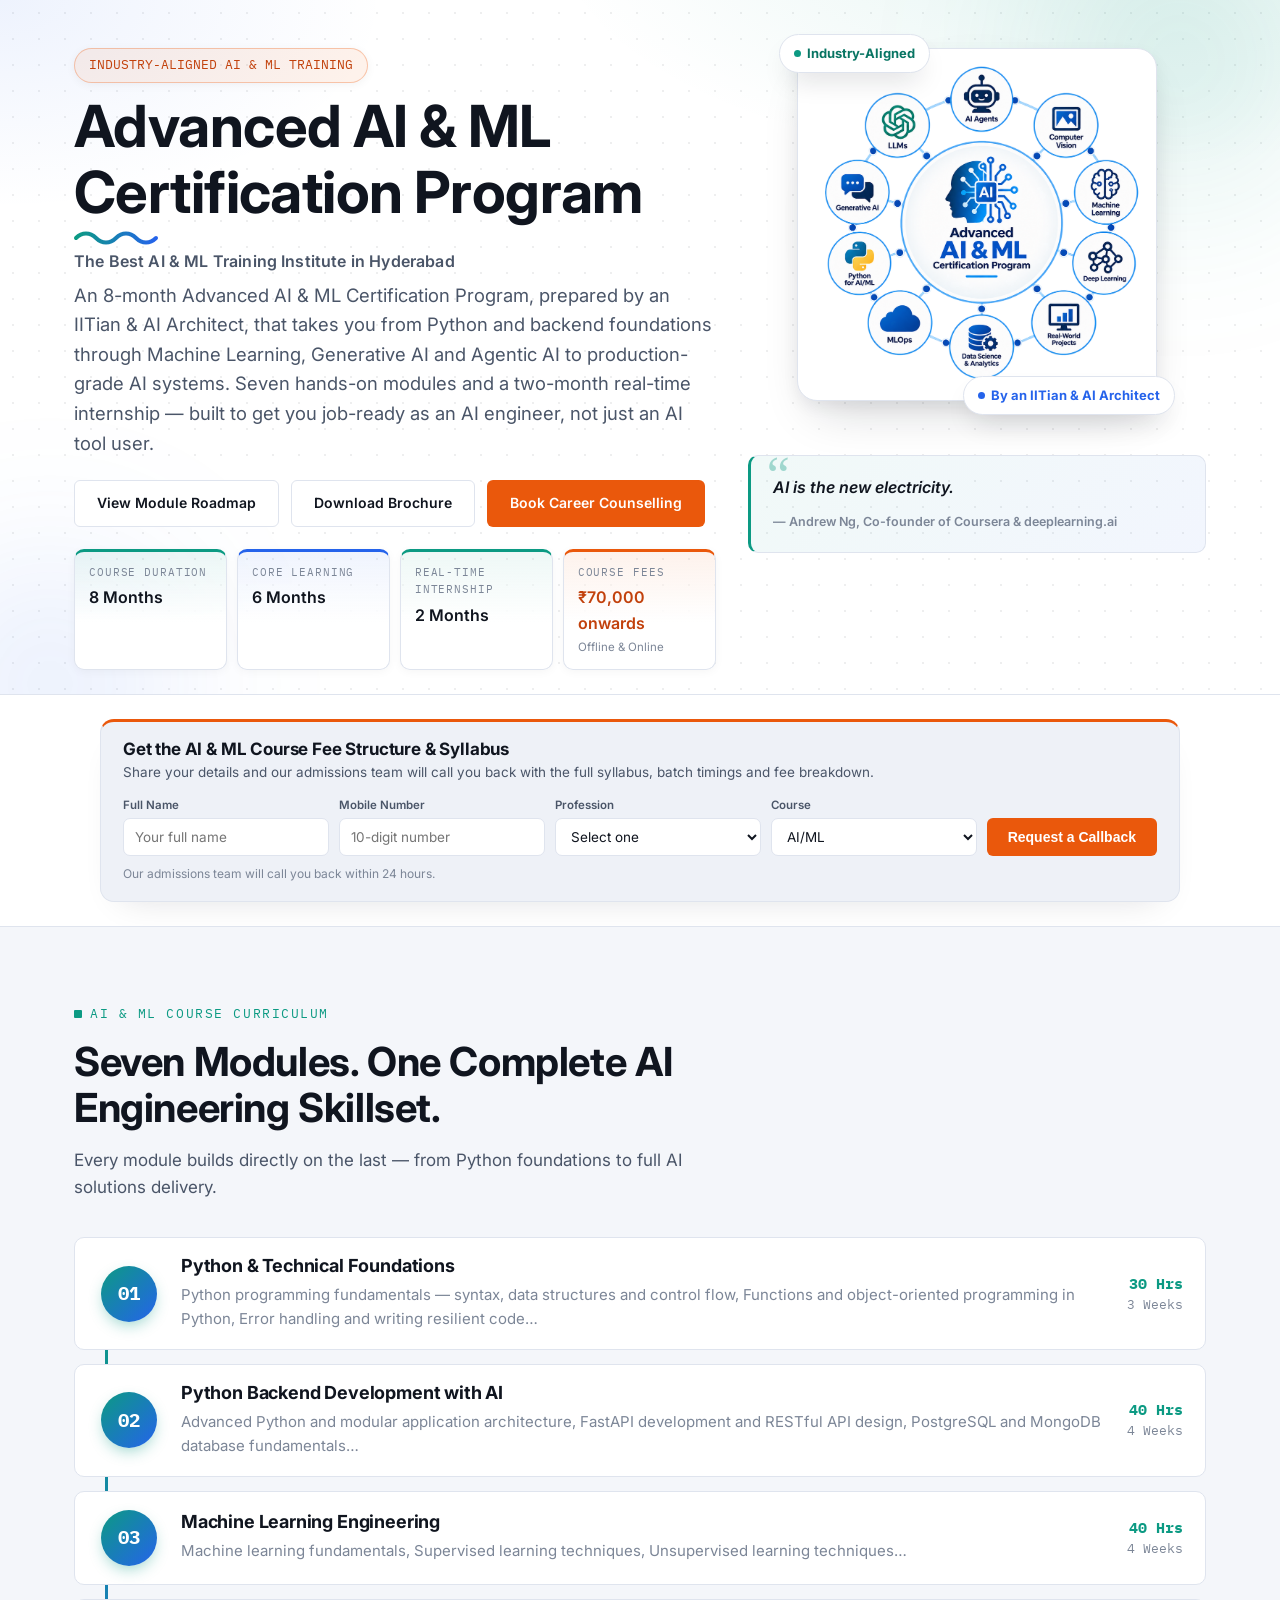
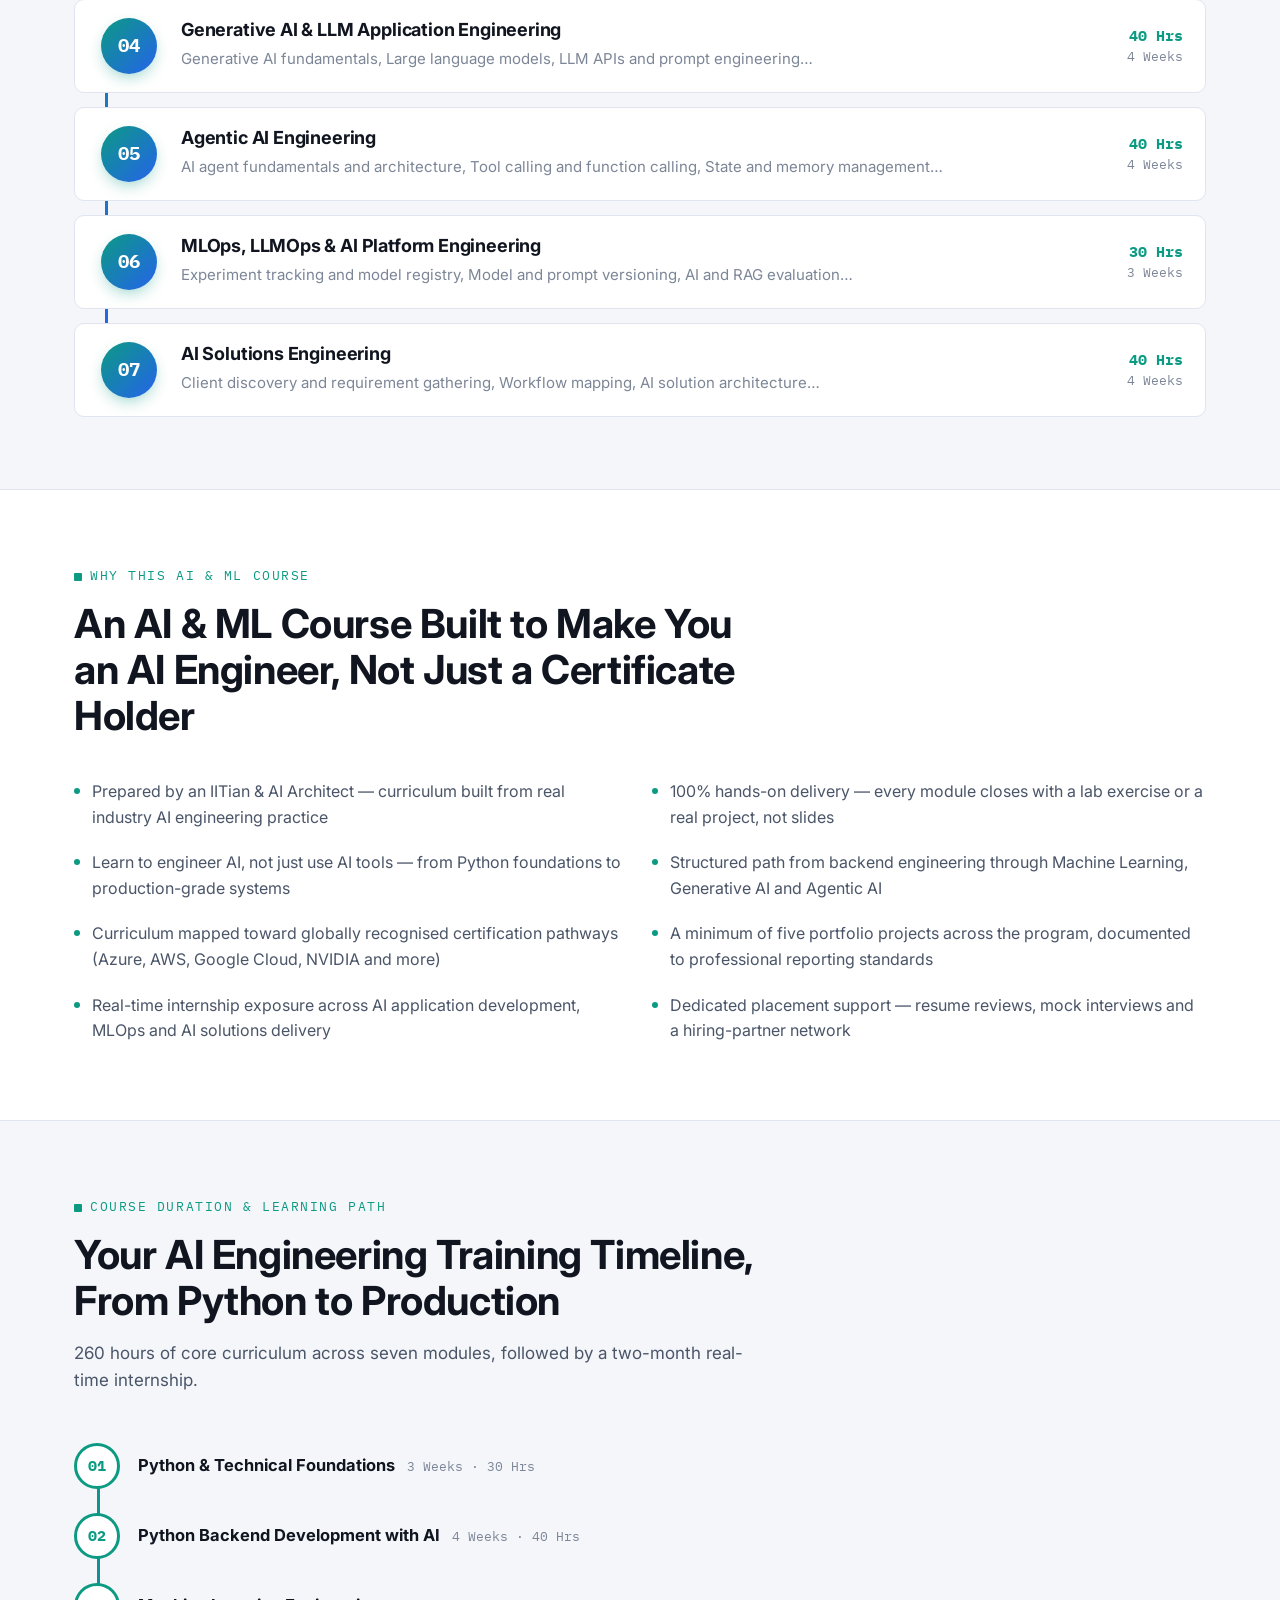
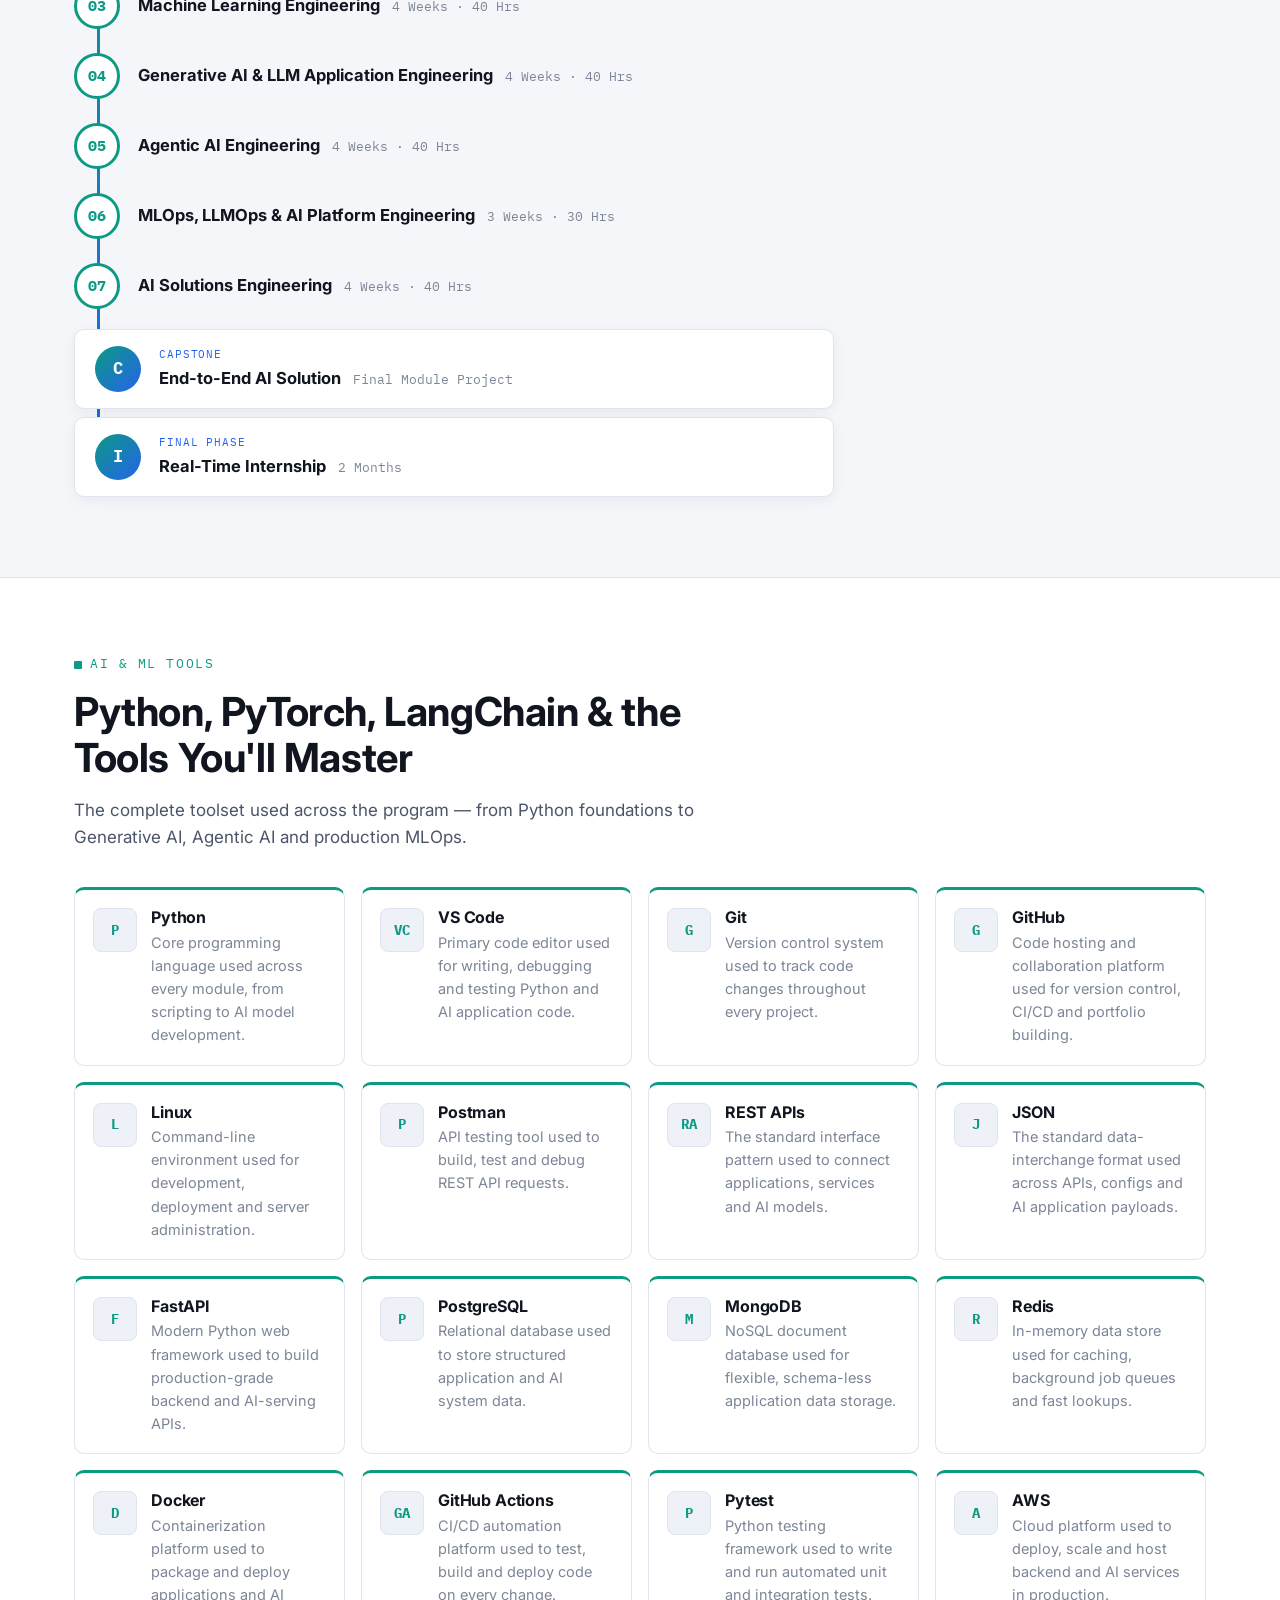
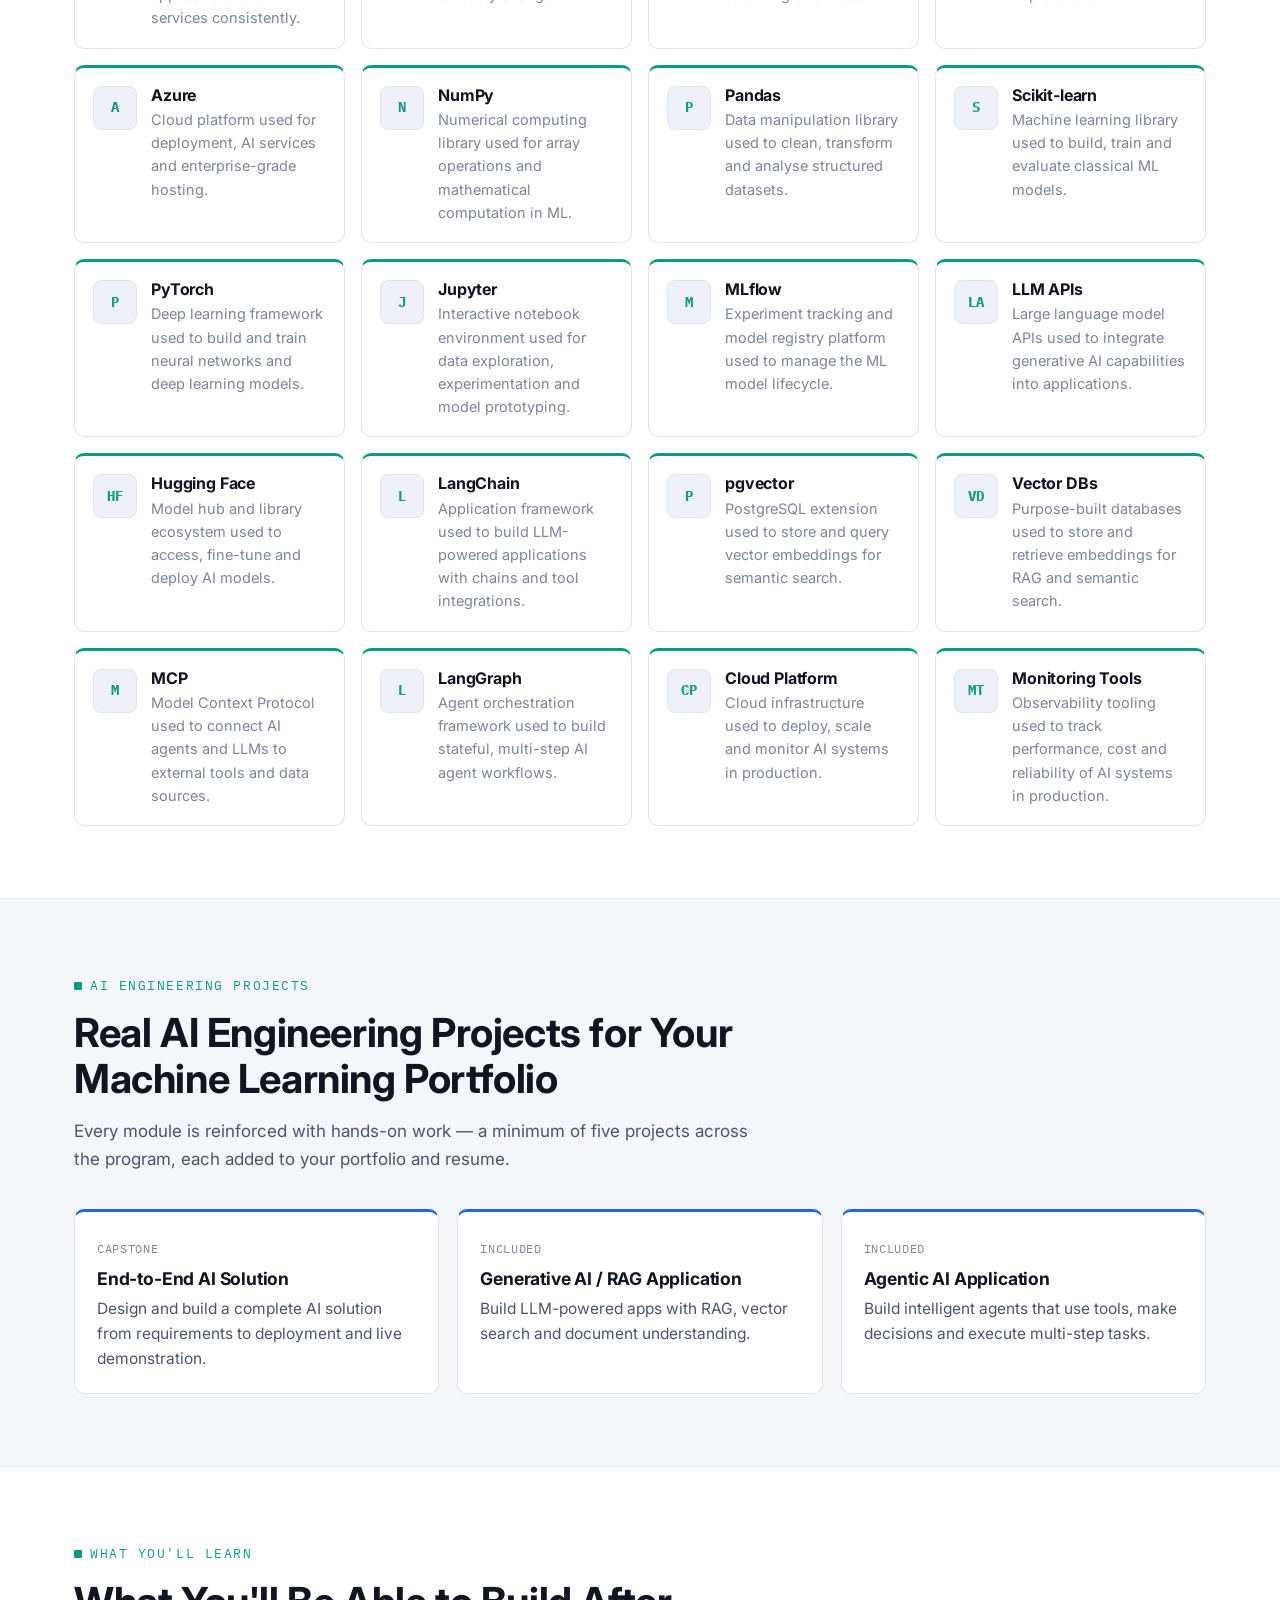
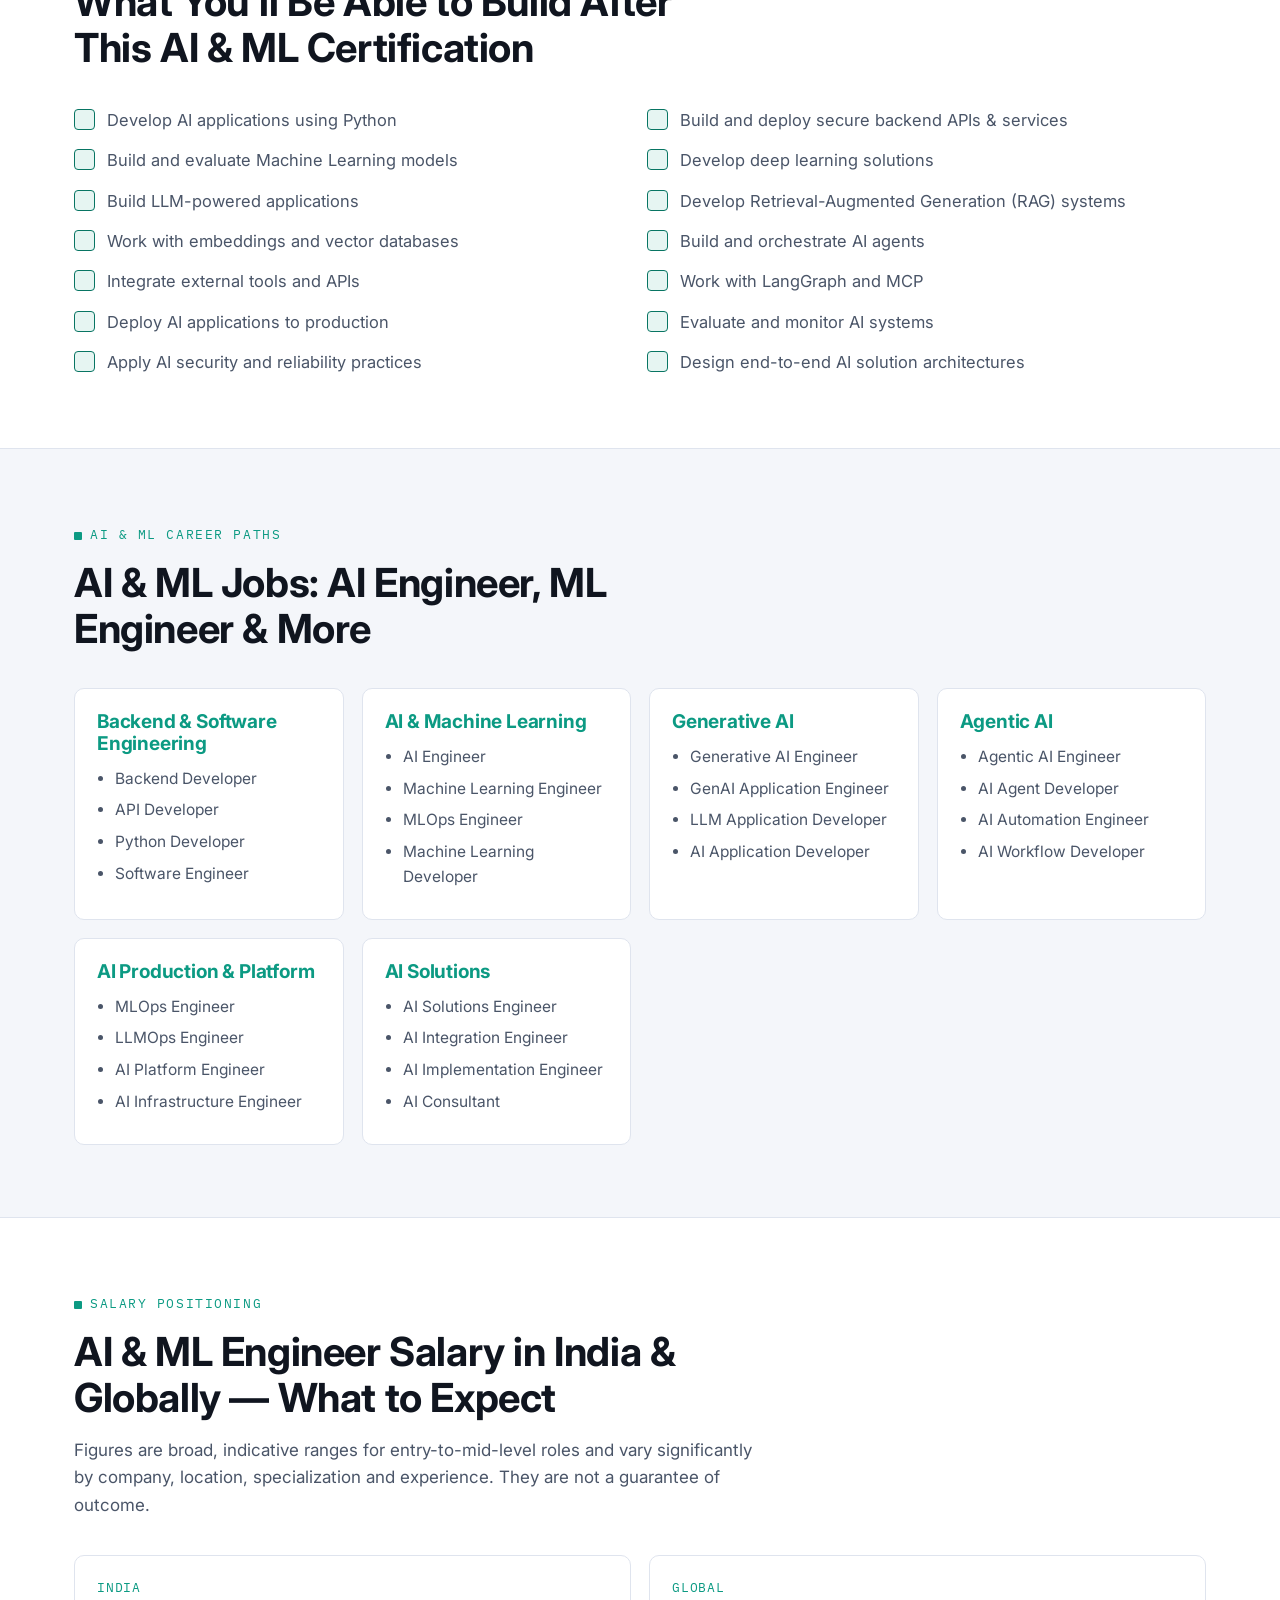
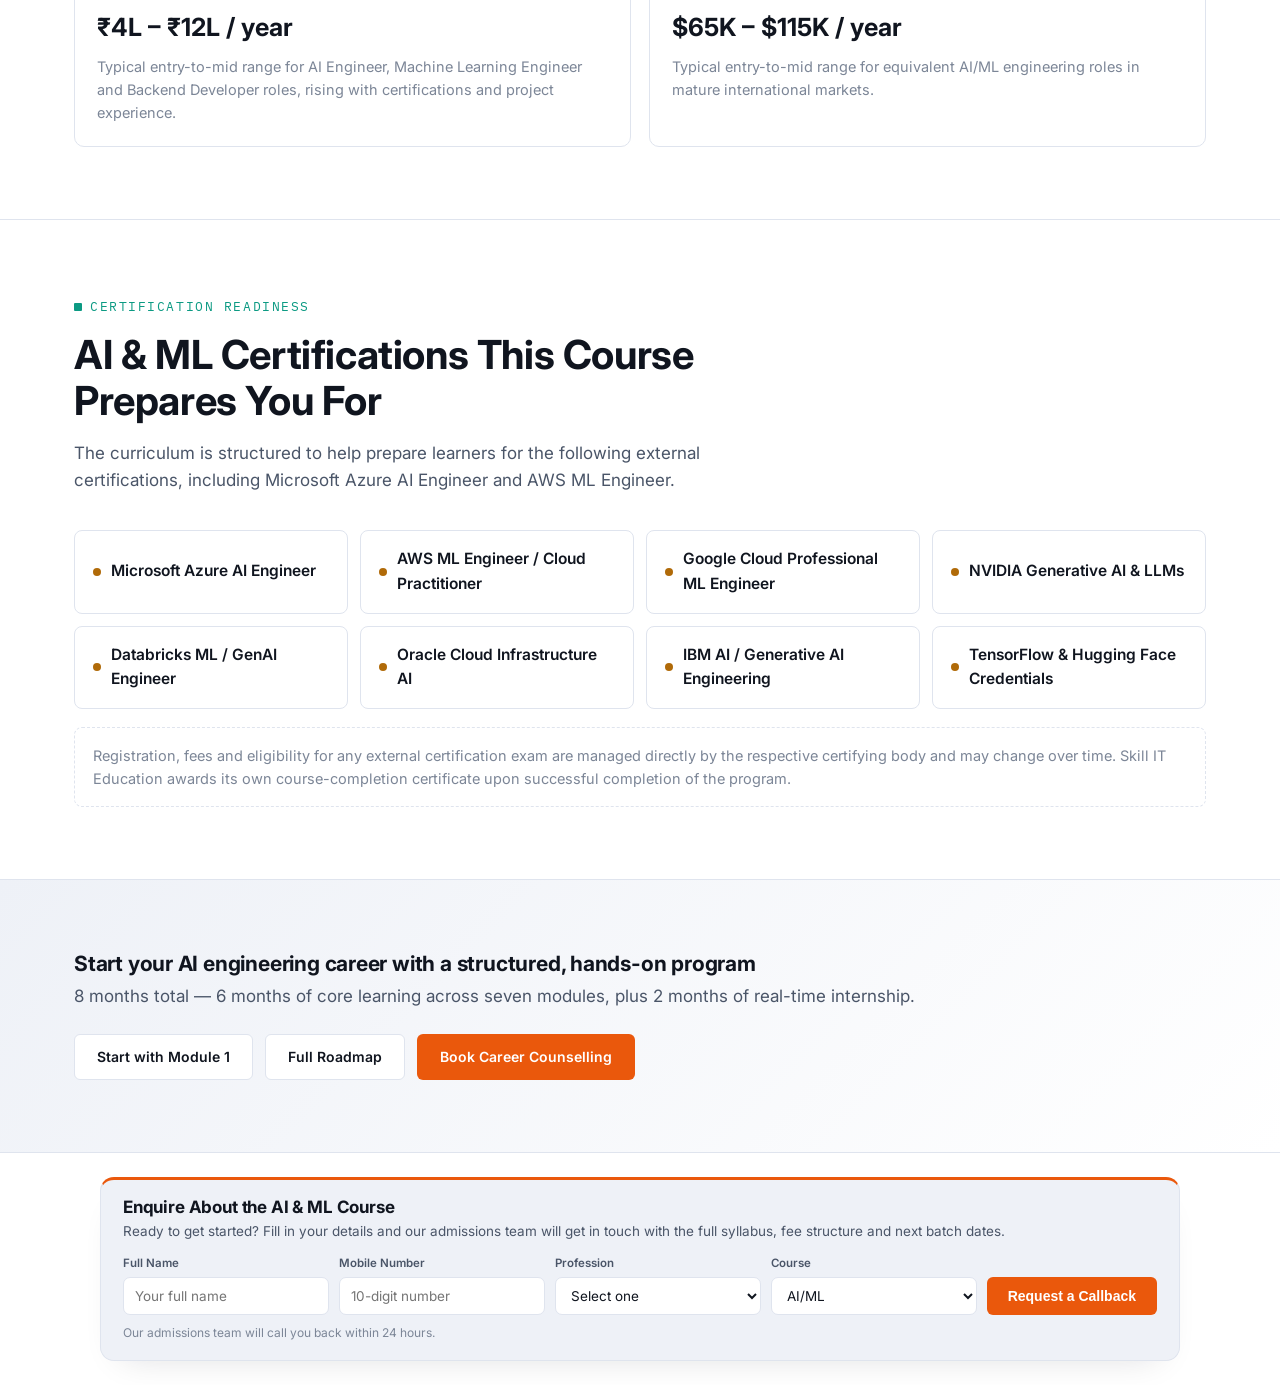
<file: index.html>
<!doctype html>
<html lang="en">
<head>
<meta charset="utf-8">
<meta name="viewport" content="width=device-width, initial-scale=1">
<title>Best AI &amp; ML Training Institute in Hyderabad | Skill IT Education</title>
<meta name="description" content="The Best AI &amp; ML Training Institute in Hyderabad — an 8-month AI Engineering Certification Program: Python, ML, Generative AI, Agentic AI and MLOps.">
<link rel="canonical" href="https://skilliteducation.com/courses/AI-ML/">
<link rel="icon" type="image/png" sizes="32x32" href="assets/img/favicon-32.png">
<link rel="icon" type="image/png" sizes="512x512" href="assets/img/favicon-512.png">
<link rel="apple-touch-icon" sizes="180x180" href="assets/img/apple-touch-icon.png">
<link rel="preconnect" href="https://fonts.googleapis.com"><link rel="preconnect" href="https://fonts.gstatic.com" crossorigin><link href="https://fonts.googleapis.com/css2?family=Inter:wght@400;500;600;700;800&family=IBM+Plex+Mono:wght@500;700&display=swap" rel="stylesheet">
<link rel="stylesheet" href="assets/css/style.css">

<meta property="og:type" content="website">
<meta property="og:site_name" content="Skill It Education">
<meta property="og:title" content="Best AI &amp; ML Training Institute in Hyderabad | Skill IT Education">
<meta property="og:description" content="The Best AI &amp; ML Training Institute in Hyderabad — an 8-month AI Engineering Certification Program: Python, ML, Generative AI, Agentic AI and MLOps.">
<meta property="og:url" content="https://skilliteducation.com/courses/AI-ML/">
<meta property="og:image" content="https://skilliteducation.com/courses/AI-ML/assets/img/ai-ml-program-diagram.png">
<meta name="twitter:card" content="summary_large_image">
<meta name="twitter:title" content="Best AI &amp; ML Training Institute in Hyderabad | Skill IT Education">
<meta name="twitter:description" content="The Best AI &amp; ML Training Institute in Hyderabad — an 8-month AI Engineering Certification Program: Python, ML, Generative AI, Agentic AI and MLOps.">
<meta name="twitter:image" content="https://skilliteducation.com/courses/AI-ML/assets/img/ai-ml-program-diagram.png">
<script type="application/ld+json">{"@context": "https://schema.org", "@graph": [{"@type": "EducationalOrganization", "name": "Skill IT Education", "url": "https://skilliteducation.com", "email": "info@skilliteducation.com", "telephone": "+91 9177715978", "address": {"@type": "PostalAddress", "streetAddress": "LR Towers, No. 3-535, 3rd Floor A Section, 100 Feet Road, Ayappa Society, Madhapur", "addressLocality": "Hyderabad", "addressRegion": "Telangana", "addressCountry": "IN"}, "areaServed": "Hyderabad"}, {"@type": "Course", "name": "Advanced AI & ML Certification Program", "description": "The Best AI & ML Training Institute in Hyderabad \u2014 an 8-month AI Engineering Certification Program: Python, ML, Generative AI, Agentic AI and MLOps.", "url": "https://skilliteducation.com/courses/AI-ML/", "provider": {"@type": "EducationalOrganization", "name": "Skill IT Education", "sameAs": "https://skilliteducation.com"}, "hasPart": [{"@type": "Course", "name": "Module 1 \u2014 Python & Technical Foundations", "url": "https://skilliteducation.com/courses/AI-ML/module-1-python-technical-foundations/"}, {"@type": "Course", "name": "Module 2 \u2014 Python Backend Development with AI", "url": "https://skilliteducation.com/courses/AI-ML/module-2-python-backend-development-with-ai/"}, {"@type": "Course", "name": "Module 3 \u2014 Machine Learning Engineering", "url": "https://skilliteducation.com/courses/AI-ML/module-3-machine-learning-engineering/"}, {"@type": "Course", "name": "Module 4 \u2014 Generative AI & LLM Application Engineering", "url": "https://skilliteducation.com/courses/AI-ML/module-4-generative-ai-llm-application-engineering/"}, {"@type": "Course", "name": "Module 5 \u2014 Agentic AI Engineering", "url": "https://skilliteducation.com/courses/AI-ML/module-5-agentic-ai-engineering/"}, {"@type": "Course", "name": "Module 6 \u2014 MLOps, LLMOps & AI Platform Engineering", "url": "https://skilliteducation.com/courses/AI-ML/module-6-mlops-llmops-ai-platform-engineering/"}, {"@type": "Course", "name": "Module 7 \u2014 AI Solutions Engineering", "url": "https://skilliteducation.com/courses/AI-ML/module-7-ai-solutions-engineering/"}]}]}</script>
</head>
<body>

<main>
  <section class="hero">
    <div class="wrap">
      <div class="hero-grid">
        <div>
          <div class="duration-chip">INDUSTRY-ALIGNED AI &amp; ML TRAINING</div>
          <h1>Advanced AI &amp; ML<br>Certification Program</h1>
          <svg class="h1-wave" viewBox="0 0 92 16" xmlns="http://www.w3.org/2000/svg" aria-hidden="true">
        <defs>
          <linearGradient id="waveGradient" x1="0" y1="0" x2="1" y2="0">
            <stop offset="0"/>
            <stop offset="1"/>
          </linearGradient>
        </defs>
        <path d="M2 8 C 8 2, 16 2, 22 8 C 28 14, 36 14, 42 8 C 48 2, 56 2, 62 8 C 68 14, 76 14, 82 8"/>
      </svg>
          <h2 class="hero-kicker">The Best AI &amp; ML Training Institute in Hyderabad</h2>
          <p class="hero-lede">An 8-month Advanced AI &amp; ML Certification Program, prepared by an IITian &amp; AI Architect, that takes you from Python and backend foundations through Machine Learning, Generative AI and Agentic AI to production-grade AI systems. Seven hands-on modules and a two-month real-time internship — built to get you job-ready as an AI engineer, not just an AI tool user.</p>
          <div class="hero-ctas">
            <a class="btn btn-outline" href="#roadmap">View Module Roadmap</a>
            <a class="btn btn-outline" href="#get-details-form">Download Brochure</a>
            <a class="btn btn-primary" href="#get-details-form">Book Career Counselling</a>
          </div>
          <div class="hero-stats-row">
            <div class="meta-card meta-card-1"><div class="label">Course Duration</div><div class="value">8 Months</div></div>
            <div class="meta-card meta-card-2"><div class="label">Core Learning</div><div class="value">6 Months</div></div>
            <div class="meta-card meta-card-3"><div class="label">Real-Time Internship</div><div class="value">2 Months</div></div>
            <div class="meta-card meta-card-4"><div class="label">Course Fees</div><div class="value">&#8377;70,000 onwards</div><div class="meta-note">Offline &amp; Online</div></div>
          </div>
        </div>
        <div class="hero-meta">
          <div class="hero-visual">
            <div class="hero-visual-glow"></div>
            <div class="hero-mockup-card">
              <img class="hero-diagram" src="assets/img/ai-ml-program-diagram.png" alt="Advanced AI & ML Certification Program skill map — AI Agents, Computer Vision, Machine Learning, Deep Learning, Real-World Projects, Data Science and Analytics, MLOps, Python for AI/ML, Generative AI, LLMs" width="900" height="881" loading="eager">
            </div>
            <div class="floating-badge floating-badge-1"><span class="dot"></span>Industry-Aligned</div>
            <div class="floating-badge floating-badge-2"><span class="dot"></span>By an IITian &amp; AI Architect</div>
          </div>
          <div class="hero-quote">
            <div class="hero-quote-mark">&ldquo;</div>
            <blockquote>AI is the new electricity.</blockquote>
            <cite>— Andrew Ng, Co-founder of Coursera &amp; deeplearning.ai</cite>
          </div>
        </div>
      </div>
    </div>
  </section>

  <section class="lead-form-section" id="get-details-form">
    <div class="wrap">
      <div class="lead-form-card">
      <div class="lead-form-head">
        <h3>Get the AI &amp; ML Course Fee Structure &amp; Syllabus</h3>
        <p>Share your details and our admissions team will call you back with the full syllabus, batch timings and fee breakdown.</p>
      </div>
      <form class="lead-form" data-lead-form novalidate>
        <div class="form-row">
          <div class="form-field">
            <label for="hero-form-name">Full Name</label>
            <input type="text" id="hero-form-name" name="full_name" placeholder="Your full name" required>
          </div>
          <div class="form-field">
            <label for="hero-form-phone">Mobile Number</label>
            <input type="tel" id="hero-form-phone" name="mobile" placeholder="10-digit number" pattern="[0-9]{10}" required>
          </div>
          <div class="form-field">
            <label for="hero-form-profession">Profession</label>
            <select id="hero-form-profession" name="profession" required>
              <option value="" disabled selected>Select one</option>
              <option value="Student">Student</option>
              <option value="Working Professional">Working Professional</option>
            </select>
          </div>
          <div class="form-field">
            <label for="hero-form-course">Course</label>
            <select id="hero-form-course" name="course" required>
            <option value="Cyber Security">Cyber Security</option>
            <option value="SOC (Security Operations Center)">SOC (Security Operations Center)</option>
            <option value="AI/ML" selected>AI/ML</option>
            <option value="Data Science">Data Science</option>
            <option value="Data Analyst">Data Analyst</option>
            </select>
          </div>
          <button type="submit" class="btn btn-primary form-submit">Request a Callback</button>
        </div>
        <div class="form-note">Our admissions team will call you back within 24 hours.</div>
        <div class="form-success" hidden>Thanks — we've received your details. Our admissions team will call you back shortly. <a href="assets/downloads/Skill-IT-Education-AI-ML-Engineering-Brochure.pdf" download>Download the brochure now &rarr;</a></div>
      </form>
    </div>
    </div>
  </section>

  <section id="roadmap" style="background:var(--bg-alt);border-top:1px solid var(--border);border-bottom:1px solid var(--border);">
    <div class="wrap">
      <div class="section-head">
        <span class="eyebrow">AI &amp; ML Course Curriculum</span>
        <h2>Seven Modules. One Complete AI Engineering Skillset.</h2>
        <p>Every module builds directly on the last — from Python foundations to full AI solutions delivery.</p>
      </div>
      <div class="roadmap"><a class="roadmap-item" href="module-1-python-technical-foundations/">
        <div class="idx">01</div>
        <div>
          <h4>Python &amp; Technical Foundations</h4>
          <p class="topics">Python programming fundamentals — syntax, data structures and control flow, Functions and object-oriented programming in Python, Error handling and writing resilient code…</p>
        </div>
        <div class="duration"><span class="hrs">30 Hrs</span>3 Weeks</div>
      </a><a class="roadmap-item" href="module-2-python-backend-development-with-ai/">
        <div class="idx">02</div>
        <div>
          <h4>Python Backend Development with AI</h4>
          <p class="topics">Advanced Python and modular application architecture, FastAPI development and RESTful API design, PostgreSQL and MongoDB database fundamentals…</p>
        </div>
        <div class="duration"><span class="hrs">40 Hrs</span>4 Weeks</div>
      </a><a class="roadmap-item" href="module-3-machine-learning-engineering/">
        <div class="idx">03</div>
        <div>
          <h4>Machine Learning Engineering</h4>
          <p class="topics">Machine learning fundamentals, Supervised learning techniques, Unsupervised learning techniques…</p>
        </div>
        <div class="duration"><span class="hrs">40 Hrs</span>4 Weeks</div>
      </a><a class="roadmap-item" href="module-4-generative-ai-llm-application-engineering/">
        <div class="idx">04</div>
        <div>
          <h4>Generative AI &amp; LLM Application Engineering</h4>
          <p class="topics">Generative AI fundamentals, Large language models, LLM APIs and prompt engineering…</p>
        </div>
        <div class="duration"><span class="hrs">40 Hrs</span>4 Weeks</div>
      </a><a class="roadmap-item" href="module-5-agentic-ai-engineering/">
        <div class="idx">05</div>
        <div>
          <h4>Agentic AI Engineering</h4>
          <p class="topics">AI agent fundamentals and architecture, Tool calling and function calling, State and memory management…</p>
        </div>
        <div class="duration"><span class="hrs">40 Hrs</span>4 Weeks</div>
      </a><a class="roadmap-item" href="module-6-mlops-llmops-ai-platform-engineering/">
        <div class="idx">06</div>
        <div>
          <h4>MLOps, LLMOps &amp; AI Platform Engineering</h4>
          <p class="topics">Experiment tracking and model registry, Model and prompt versioning, AI and RAG evaluation…</p>
        </div>
        <div class="duration"><span class="hrs">30 Hrs</span>3 Weeks</div>
      </a><a class="roadmap-item" href="module-7-ai-solutions-engineering/">
        <div class="idx">07</div>
        <div>
          <h4>AI Solutions Engineering</h4>
          <p class="topics">Client discovery and requirement gathering, Workflow mapping, AI solution architecture…</p>
        </div>
        <div class="duration"><span class="hrs">40 Hrs</span>4 Weeks</div>
      </a></div>
    </div>
  </section>

  <section id="why">
    <div class="wrap">
      <div class="section-head">
        <span class="eyebrow">Why This AI &amp; ML Course</span>
        <h2>An AI &amp; ML Course Built to Make You an AI Engineer, Not Just a Certificate Holder</h2>
      </div>
      <div class="why-grid"><div class="why-item"><span class="dot"></span><p>Prepared by an IITian &amp; AI Architect — curriculum built from real industry AI engineering practice</p></div><div class="why-item"><span class="dot"></span><p>100% hands-on delivery — every module closes with a lab exercise or a real project, not slides</p></div><div class="why-item"><span class="dot"></span><p>Learn to engineer AI, not just use AI tools — from Python foundations to production-grade systems</p></div><div class="why-item"><span class="dot"></span><p>Structured path from backend engineering through Machine Learning, Generative AI and Agentic AI</p></div><div class="why-item"><span class="dot"></span><p>Curriculum mapped toward globally recognised certification pathways (Azure, AWS, Google Cloud, NVIDIA and more)</p></div><div class="why-item"><span class="dot"></span><p>A minimum of five portfolio projects across the program, documented to professional reporting standards</p></div><div class="why-item"><span class="dot"></span><p>Real-time internship exposure across AI application development, MLOps and AI solutions delivery</p></div><div class="why-item"><span class="dot"></span><p>Dedicated placement support — resume reviews, mock interviews and a hiring-partner network</p></div></div>
    </div>
  </section>

  <section id="timeline" style="background:var(--bg-alt);border-top:1px solid var(--border);border-bottom:1px solid var(--border);">
    <div class="wrap">
      <div class="section-head">
        <span class="eyebrow">Course Duration &amp; Learning Path</span>
        <h2>Your AI Engineering Training Timeline, From Python to Production</h2>
        <p>260 hours of core curriculum across seven modules, followed by a two-month real-time internship.</p>
      </div>
      <div class="journey"><div class="journey-item">
        <div class="journey-node">01</div>
        <div class="journey-body">
          <h5>Python &amp; Technical Foundations</h5>
          <span class="journey-dur">3 Weeks &middot; 30 Hrs</span>
        </div>
      </div><div class="journey-item">
        <div class="journey-node">02</div>
        <div class="journey-body">
          <h5>Python Backend Development with AI</h5>
          <span class="journey-dur">4 Weeks &middot; 40 Hrs</span>
        </div>
      </div><div class="journey-item">
        <div class="journey-node">03</div>
        <div class="journey-body">
          <h5>Machine Learning Engineering</h5>
          <span class="journey-dur">4 Weeks &middot; 40 Hrs</span>
        </div>
      </div><div class="journey-item">
        <div class="journey-node">04</div>
        <div class="journey-body">
          <h5>Generative AI &amp; LLM Application Engineering</h5>
          <span class="journey-dur">4 Weeks &middot; 40 Hrs</span>
        </div>
      </div><div class="journey-item">
        <div class="journey-node">05</div>
        <div class="journey-body">
          <h5>Agentic AI Engineering</h5>
          <span class="journey-dur">4 Weeks &middot; 40 Hrs</span>
        </div>
      </div><div class="journey-item">
        <div class="journey-node">06</div>
        <div class="journey-body">
          <h5>MLOps, LLMOps &amp; AI Platform Engineering</h5>
          <span class="journey-dur">3 Weeks &middot; 30 Hrs</span>
        </div>
      </div><div class="journey-item">
        <div class="journey-node">07</div>
        <div class="journey-body">
          <h5>AI Solutions Engineering</h5>
          <span class="journey-dur">4 Weeks &middot; 40 Hrs</span>
        </div>
      </div><div class="journey-item phase">
        <div class="journey-node">C</div>
        <div class="journey-body">
          <span class="journey-tag">Capstone</span>
          <h5>End-to-End AI Solution</h5>
          <span class="journey-dur">Final Module Project</span>
        </div>
      </div>
      <div class="journey-item phase">
        <div class="journey-node">I</div>
        <div class="journey-body">
          <span class="journey-tag">Final Phase</span>
          <h5>Real-Time Internship</h5>
          <span class="journey-dur">2 Months</span>
        </div>
      </div></div>
    </div>
  </section>

  <section id="tools">
    <div class="wrap">
      <div class="section-head">
        <span class="eyebrow">AI &amp; ML Tools</span>
        <h2>Python, PyTorch, LangChain &amp; the Tools You'll Master</h2>
        <p>The complete toolset used across the program — from Python foundations to Generative AI, Agentic AI and production MLOps.</p>
      </div>
      <div class="tool-grid">
      <div class="tool-card">
        <div class="tool-logo" role="img" aria-label="LOGO: Python" title="[LOGO: Python]">P</div>
        <div><h4>Python</h4><p>Core programming language used across every module, from scripting to AI model development.</p></div>
      </div>
      <div class="tool-card">
        <div class="tool-logo" role="img" aria-label="LOGO: VS Code" title="[LOGO: VS Code]">VC</div>
        <div><h4>VS Code</h4><p>Primary code editor used for writing, debugging and testing Python and AI application code.</p></div>
      </div>
      <div class="tool-card">
        <div class="tool-logo" role="img" aria-label="LOGO: Git" title="[LOGO: Git]">G</div>
        <div><h4>Git</h4><p>Version control system used to track code changes throughout every project.</p></div>
      </div>
      <div class="tool-card">
        <div class="tool-logo" role="img" aria-label="LOGO: GitHub" title="[LOGO: GitHub]">G</div>
        <div><h4>GitHub</h4><p>Code hosting and collaboration platform used for version control, CI/CD and portfolio building.</p></div>
      </div>
      <div class="tool-card">
        <div class="tool-logo" role="img" aria-label="LOGO: Linux" title="[LOGO: Linux]">L</div>
        <div><h4>Linux</h4><p>Command-line environment used for development, deployment and server administration.</p></div>
      </div>
      <div class="tool-card">
        <div class="tool-logo" role="img" aria-label="LOGO: Postman" title="[LOGO: Postman]">P</div>
        <div><h4>Postman</h4><p>API testing tool used to build, test and debug REST API requests.</p></div>
      </div>
      <div class="tool-card">
        <div class="tool-logo" role="img" aria-label="LOGO: REST APIs" title="[LOGO: REST APIs]">RA</div>
        <div><h4>REST APIs</h4><p>The standard interface pattern used to connect applications, services and AI models.</p></div>
      </div>
      <div class="tool-card">
        <div class="tool-logo" role="img" aria-label="LOGO: JSON" title="[LOGO: JSON]">J</div>
        <div><h4>JSON</h4><p>The standard data-interchange format used across APIs, configs and AI application payloads.</p></div>
      </div>
      <div class="tool-card">
        <div class="tool-logo" role="img" aria-label="LOGO: FastAPI" title="[LOGO: FastAPI]">F</div>
        <div><h4>FastAPI</h4><p>Modern Python web framework used to build production-grade backend and AI-serving APIs.</p></div>
      </div>
      <div class="tool-card">
        <div class="tool-logo" role="img" aria-label="LOGO: PostgreSQL" title="[LOGO: PostgreSQL]">P</div>
        <div><h4>PostgreSQL</h4><p>Relational database used to store structured application and AI system data.</p></div>
      </div>
      <div class="tool-card">
        <div class="tool-logo" role="img" aria-label="LOGO: MongoDB" title="[LOGO: MongoDB]">M</div>
        <div><h4>MongoDB</h4><p>NoSQL document database used for flexible, schema-less application data storage.</p></div>
      </div>
      <div class="tool-card">
        <div class="tool-logo" role="img" aria-label="LOGO: Redis" title="[LOGO: Redis]">R</div>
        <div><h4>Redis</h4><p>In-memory data store used for caching, background job queues and fast lookups.</p></div>
      </div>
      <div class="tool-card">
        <div class="tool-logo" role="img" aria-label="LOGO: Docker" title="[LOGO: Docker]">D</div>
        <div><h4>Docker</h4><p>Containerization platform used to package and deploy applications and AI services consistently.</p></div>
      </div>
      <div class="tool-card">
        <div class="tool-logo" role="img" aria-label="LOGO: GitHub Actions" title="[LOGO: GitHub Actions]">GA</div>
        <div><h4>GitHub Actions</h4><p>CI/CD automation platform used to test, build and deploy code on every change.</p></div>
      </div>
      <div class="tool-card">
        <div class="tool-logo" role="img" aria-label="LOGO: Pytest" title="[LOGO: Pytest]">P</div>
        <div><h4>Pytest</h4><p>Python testing framework used to write and run automated unit and integration tests.</p></div>
      </div>
      <div class="tool-card">
        <div class="tool-logo" role="img" aria-label="LOGO: AWS" title="[LOGO: AWS]">A</div>
        <div><h4>AWS</h4><p>Cloud platform used to deploy, scale and host backend and AI services in production.</p></div>
      </div>
      <div class="tool-card">
        <div class="tool-logo" role="img" aria-label="LOGO: Azure" title="[LOGO: Azure]">A</div>
        <div><h4>Azure</h4><p>Cloud platform used for deployment, AI services and enterprise-grade hosting.</p></div>
      </div>
      <div class="tool-card">
        <div class="tool-logo" role="img" aria-label="LOGO: NumPy" title="[LOGO: NumPy]">N</div>
        <div><h4>NumPy</h4><p>Numerical computing library used for array operations and mathematical computation in ML.</p></div>
      </div>
      <div class="tool-card">
        <div class="tool-logo" role="img" aria-label="LOGO: Pandas" title="[LOGO: Pandas]">P</div>
        <div><h4>Pandas</h4><p>Data manipulation library used to clean, transform and analyse structured datasets.</p></div>
      </div>
      <div class="tool-card">
        <div class="tool-logo" role="img" aria-label="LOGO: Scikit-learn" title="[LOGO: Scikit-learn]">S</div>
        <div><h4>Scikit-learn</h4><p>Machine learning library used to build, train and evaluate classical ML models.</p></div>
      </div>
      <div class="tool-card">
        <div class="tool-logo" role="img" aria-label="LOGO: PyTorch" title="[LOGO: PyTorch]">P</div>
        <div><h4>PyTorch</h4><p>Deep learning framework used to build and train neural networks and deep learning models.</p></div>
      </div>
      <div class="tool-card">
        <div class="tool-logo" role="img" aria-label="LOGO: Jupyter" title="[LOGO: Jupyter]">J</div>
        <div><h4>Jupyter</h4><p>Interactive notebook environment used for data exploration, experimentation and model prototyping.</p></div>
      </div>
      <div class="tool-card">
        <div class="tool-logo" role="img" aria-label="LOGO: MLflow" title="[LOGO: MLflow]">M</div>
        <div><h4>MLflow</h4><p>Experiment tracking and model registry platform used to manage the ML model lifecycle.</p></div>
      </div>
      <div class="tool-card">
        <div class="tool-logo" role="img" aria-label="LOGO: LLM APIs" title="[LOGO: LLM APIs]">LA</div>
        <div><h4>LLM APIs</h4><p>Large language model APIs used to integrate generative AI capabilities into applications.</p></div>
      </div>
      <div class="tool-card">
        <div class="tool-logo" role="img" aria-label="LOGO: Hugging Face" title="[LOGO: Hugging Face]">HF</div>
        <div><h4>Hugging Face</h4><p>Model hub and library ecosystem used to access, fine-tune and deploy AI models.</p></div>
      </div>
      <div class="tool-card">
        <div class="tool-logo" role="img" aria-label="LOGO: LangChain" title="[LOGO: LangChain]">L</div>
        <div><h4>LangChain</h4><p>Application framework used to build LLM-powered applications with chains and tool integrations.</p></div>
      </div>
      <div class="tool-card">
        <div class="tool-logo" role="img" aria-label="LOGO: pgvector" title="[LOGO: pgvector]">P</div>
        <div><h4>pgvector</h4><p>PostgreSQL extension used to store and query vector embeddings for semantic search.</p></div>
      </div>
      <div class="tool-card">
        <div class="tool-logo" role="img" aria-label="LOGO: Vector DBs" title="[LOGO: Vector DBs]">VD</div>
        <div><h4>Vector DBs</h4><p>Purpose-built databases used to store and retrieve embeddings for RAG and semantic search.</p></div>
      </div>
      <div class="tool-card">
        <div class="tool-logo" role="img" aria-label="LOGO: MCP" title="[LOGO: MCP]">M</div>
        <div><h4>MCP</h4><p>Model Context Protocol used to connect AI agents and LLMs to external tools and data sources.</p></div>
      </div>
      <div class="tool-card">
        <div class="tool-logo" role="img" aria-label="LOGO: LangGraph" title="[LOGO: LangGraph]">L</div>
        <div><h4>LangGraph</h4><p>Agent orchestration framework used to build stateful, multi-step AI agent workflows.</p></div>
      </div>
      <div class="tool-card">
        <div class="tool-logo" role="img" aria-label="LOGO: Cloud Platform" title="[LOGO: Cloud Platform]">CP</div>
        <div><h4>Cloud Platform</h4><p>Cloud infrastructure used to deploy, scale and monitor AI systems in production.</p></div>
      </div>
      <div class="tool-card">
        <div class="tool-logo" role="img" aria-label="LOGO: Monitoring Tools" title="[LOGO: Monitoring Tools]">MT</div>
        <div><h4>Monitoring Tools</h4><p>Observability tooling used to track performance, cost and reliability of AI systems in production.</p></div>
      </div>
      </div>
    </div>
  </section>

  <section id="projects" style="background:var(--bg-alt);border-top:1px solid var(--border);border-bottom:1px solid var(--border);">
    <div class="wrap">
      <div class="section-head">
        <span class="eyebrow">AI Engineering Projects</span>
        <h2>Real AI Engineering Projects for Your Machine Learning Portfolio</h2>
        <p>Every module is reinforced with hands-on work — a minimum of five projects across the program, each added to your portfolio and resume.</p>
      </div>
      <div class="project-grid">
        <div class="project-card"><span class="tag">Capstone</span><h4>End-to-End AI Solution</h4><p>Design and build a complete AI solution from requirements to deployment and live demonstration.</p></div>
        <div class="project-card"><span class="tag">Included</span><h4>Generative AI / RAG Application</h4><p>Build LLM-powered apps with RAG, vector search and document understanding.</p></div>
        <div class="project-card"><span class="tag">Included</span><h4>Agentic AI Application</h4><p>Build intelligent agents that use tools, make decisions and execute multi-step tasks.</p></div>
      </div>
    </div>
  </section>

  <section id="outcomes">
    <div class="wrap">
      <div class="section-head">
        <span class="eyebrow">What You'll Learn</span>
        <h2>What You'll Be Able to Build After This AI &amp; ML Certification</h2>
      </div>
      <ul class="check-list grid-2">
        <li>Develop AI applications using Python</li>
        <li>Build and deploy secure backend APIs &amp; services</li>
        <li>Build and evaluate Machine Learning models</li>
        <li>Develop deep learning solutions</li>
        <li>Build LLM-powered applications</li>
        <li>Develop Retrieval-Augmented Generation (RAG) systems</li>
        <li>Work with embeddings and vector databases</li>
        <li>Build and orchestrate AI agents</li>
        <li>Integrate external tools and APIs</li>
        <li>Work with LangGraph and MCP</li>
        <li>Deploy AI applications to production</li>
        <li>Evaluate and monitor AI systems</li>
        <li>Apply AI security and reliability practices</li>
        <li>Design end-to-end AI solution architectures</li>
      </ul>
    </div>
  </section>

  <section id="careers" style="background:var(--bg-alt);border-top:1px solid var(--border);border-bottom:1px solid var(--border);">
    <div class="wrap">
      <div class="section-head">
        <span class="eyebrow">AI &amp; ML Career Paths</span>
        <h2>AI &amp; ML Jobs: AI Engineer, ML Engineer &amp; More</h2>
      </div>
      <div class="track-grid"><div class="track-card"><h4>Backend &amp; Software Engineering</h4><ul><li>Backend Developer</li><li>API Developer</li><li>Python Developer</li><li>Software Engineer</li></ul></div><div class="track-card"><h4>AI &amp; Machine Learning</h4><ul><li>AI Engineer</li><li>Machine Learning Engineer</li><li>MLOps Engineer</li><li>Machine Learning Developer</li></ul></div><div class="track-card"><h4>Generative AI</h4><ul><li>Generative AI Engineer</li><li>GenAI Application Engineer</li><li>LLM Application Developer</li><li>AI Application Developer</li></ul></div><div class="track-card"><h4>Agentic AI</h4><ul><li>Agentic AI Engineer</li><li>AI Agent Developer</li><li>AI Automation Engineer</li><li>AI Workflow Developer</li></ul></div><div class="track-card"><h4>AI Production &amp; Platform</h4><ul><li>MLOps Engineer</li><li>LLMOps Engineer</li><li>AI Platform Engineer</li><li>AI Infrastructure Engineer</li></ul></div><div class="track-card"><h4>AI Solutions</h4><ul><li>AI Solutions Engineer</li><li>AI Integration Engineer</li><li>AI Implementation Engineer</li><li>AI Consultant</li></ul></div></div>
    </div>
  </section>

  <section id="salary">
    <div class="wrap">
      <div class="section-head">
        <span class="eyebrow">Salary Positioning</span>
        <h2>AI &amp; ML Engineer Salary in India &amp; Globally — What to Expect</h2>
        <p>Figures are broad, indicative ranges for entry-to-mid-level roles and vary significantly by company, location, specialization and experience. They are not a guarantee of outcome.</p>
      </div>
      <div class="salary-grid">
        <div class="salary-card">
          <div class="region">India</div>
          <div class="range">₹4L – ₹12L / year</div>
          <p>Typical entry-to-mid range for AI Engineer, Machine Learning Engineer and Backend Developer roles, rising with certifications and project experience.</p>
        </div>
        <div class="salary-card">
          <div class="region">Global</div>
          <div class="range">$65K – $115K / year</div>
          <p>Typical entry-to-mid range for equivalent AI/ML engineering roles in mature international markets.</p>
        </div>
      </div>
    </div>
  </section>

  <section id="certifications" style="border-top:1px solid var(--border);">
    <div class="wrap">
      <div class="section-head">
        <span class="eyebrow">Certification Readiness</span>
        <h2>AI &amp; ML Certifications This Course Prepares You For</h2>
        <p>The curriculum is structured to help prepare learners for the following external certifications, including Microsoft Azure AI Engineer and AWS ML Engineer.</p>
      </div>
      <div class="cert-grid"><div class="cert-item">Microsoft Azure AI Engineer</div><div class="cert-item">AWS ML Engineer / Cloud Practitioner</div><div class="cert-item">Google Cloud Professional ML Engineer</div><div class="cert-item">NVIDIA Generative AI &amp; LLMs</div><div class="cert-item">Databricks ML / GenAI Engineer</div><div class="cert-item">Oracle Cloud Infrastructure AI</div><div class="cert-item">IBM AI / Generative AI Engineering</div><div class="cert-item">TensorFlow &amp; Hugging Face Credentials</div></div>
      <div class="cert-note">Registration, fees and eligibility for any external certification exam are managed directly by the respective certifying body and may change over time. Skill IT Education awards its own course-completion certificate upon successful completion of the program.</div>
    </div>
  </section>

  <section class="cta-banner">
    <div class="wrap">
      <div>
        <h3>Start your AI engineering career with a structured, hands-on program</h3>
        <p>8 months total — 6 months of core learning across seven modules, plus 2 months of real-time internship.</p>
      </div>
      <div class="hero-ctas" style="margin:0;">
        <a class="btn btn-outline" href="module-1-python-technical-foundations/">Start with Module 1</a>
        <a class="btn btn-outline" href="#roadmap">Full Roadmap</a>
        <a class="btn btn-primary" href="tel:+919177715978">Book Career Counselling</a>
      </div>
    </div>
  </section>

  <section class="lead-form-section" id="enquire">
    <div class="wrap">
      <div class="lead-form-card">
      <div class="lead-form-head">
        <h3>Enquire About the AI &amp; ML Course</h3>
        <p>Ready to get started? Fill in your details and our admissions team will get in touch with the full syllabus, fee structure and next batch dates.</p>
      </div>
      <form class="lead-form" data-lead-form novalidate>
        <div class="form-row">
          <div class="form-field">
            <label for="footer-form-name">Full Name</label>
            <input type="text" id="footer-form-name" name="full_name" placeholder="Your full name" required>
          </div>
          <div class="form-field">
            <label for="footer-form-phone">Mobile Number</label>
            <input type="tel" id="footer-form-phone" name="mobile" placeholder="10-digit number" pattern="[0-9]{10}" required>
          </div>
          <div class="form-field">
            <label for="footer-form-profession">Profession</label>
            <select id="footer-form-profession" name="profession" required>
              <option value="" disabled selected>Select one</option>
              <option value="Student">Student</option>
              <option value="Working Professional">Working Professional</option>
            </select>
          </div>
          <div class="form-field">
            <label for="footer-form-course">Course</label>
            <select id="footer-form-course" name="course" required>
            <option value="Cyber Security">Cyber Security</option>
            <option value="SOC (Security Operations Center)">SOC (Security Operations Center)</option>
            <option value="AI/ML" selected>AI/ML</option>
            <option value="Data Science">Data Science</option>
            <option value="Data Analyst">Data Analyst</option>
            </select>
          </div>
          <button type="submit" class="btn btn-primary form-submit">Request a Callback</button>
        </div>
        <div class="form-note">Our admissions team will call you back within 24 hours.</div>
        <div class="form-success" hidden>Thanks — we've received your details. Our admissions team will call you back shortly. <a href="assets/downloads/Skill-IT-Education-AI-ML-Engineering-Brochure.pdf" download>Download the brochure now &rarr;</a></div>
      </form>
    </div>
    </div>
  </section>
</main>
<script>
document.querySelectorAll('[data-lead-form]').forEach(function(form){
  form.addEventListener('submit', function(e){
    e.preventDefault();
    form.querySelectorAll('.form-row, .form-note').forEach(function(el){ el.hidden = true; });
    form.querySelector('.form-success').hidden = false;
  });
});
</script>
</body>
</html>
</file>
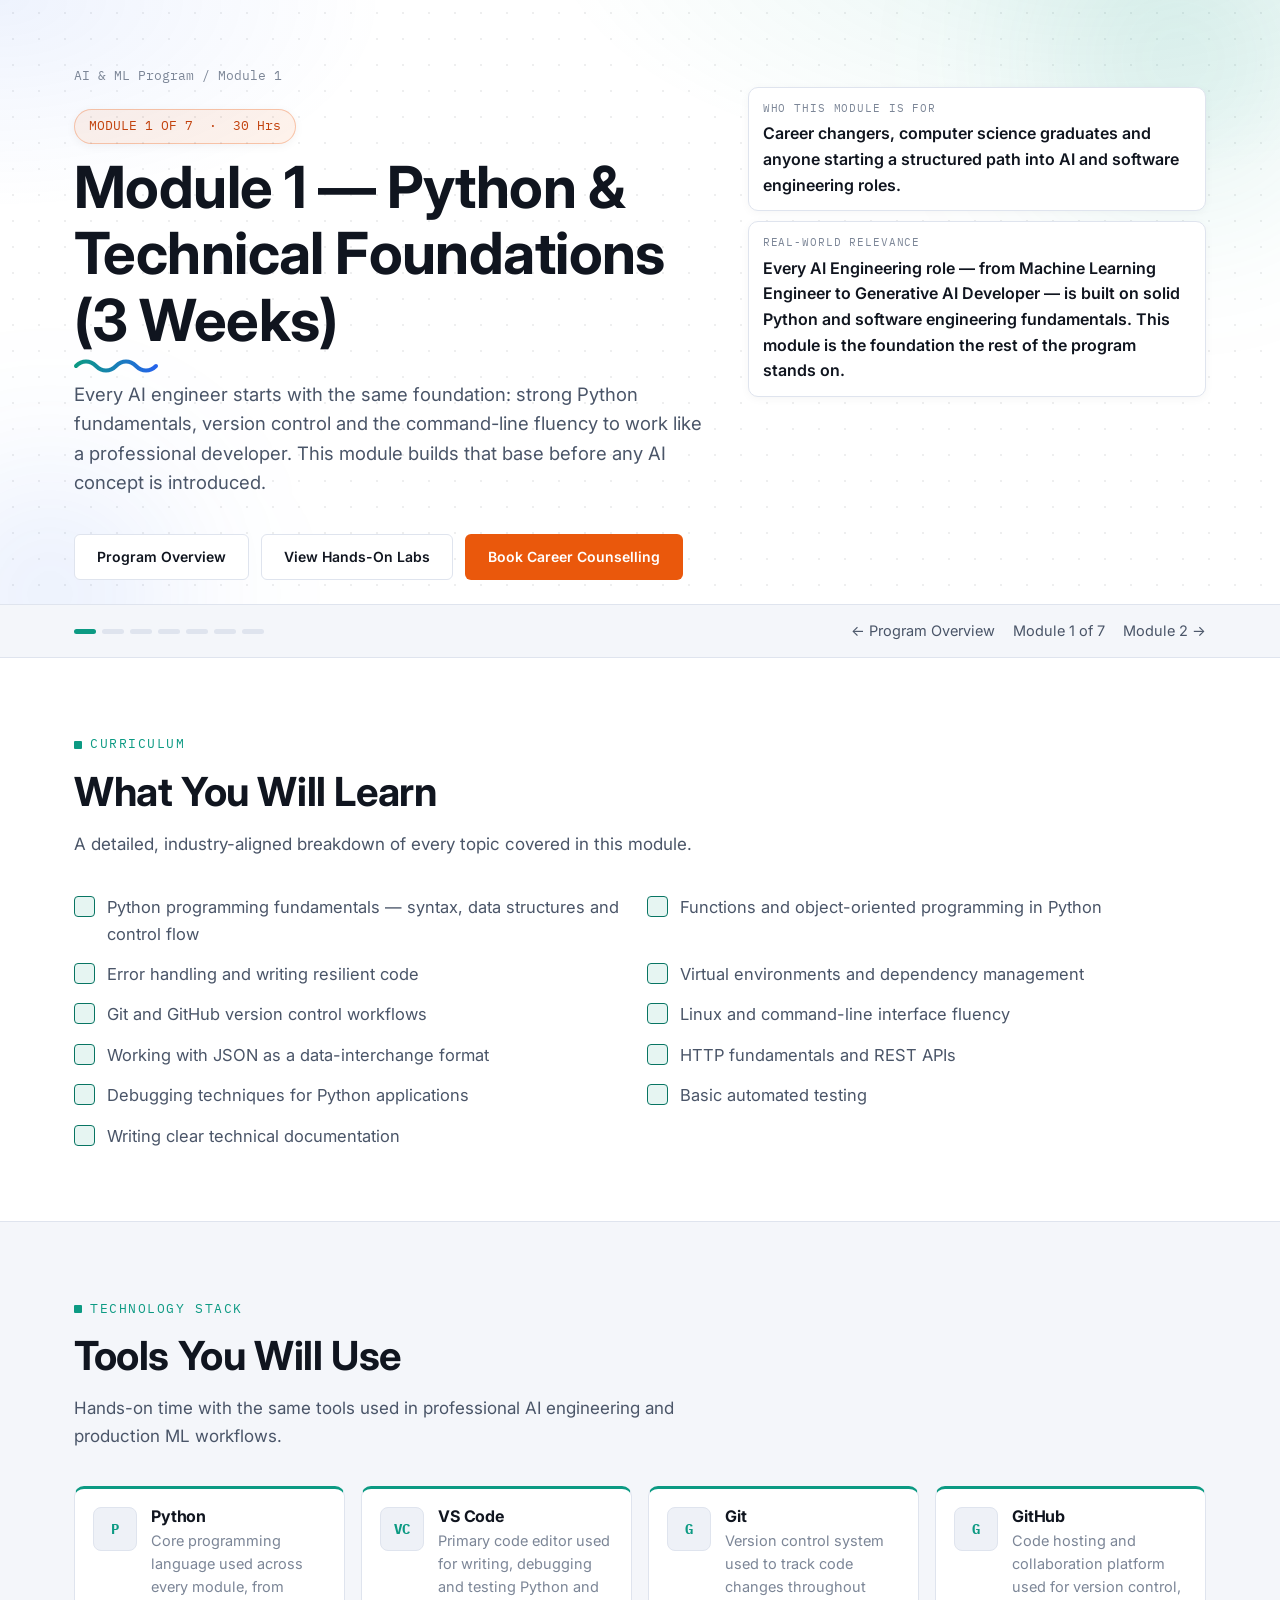
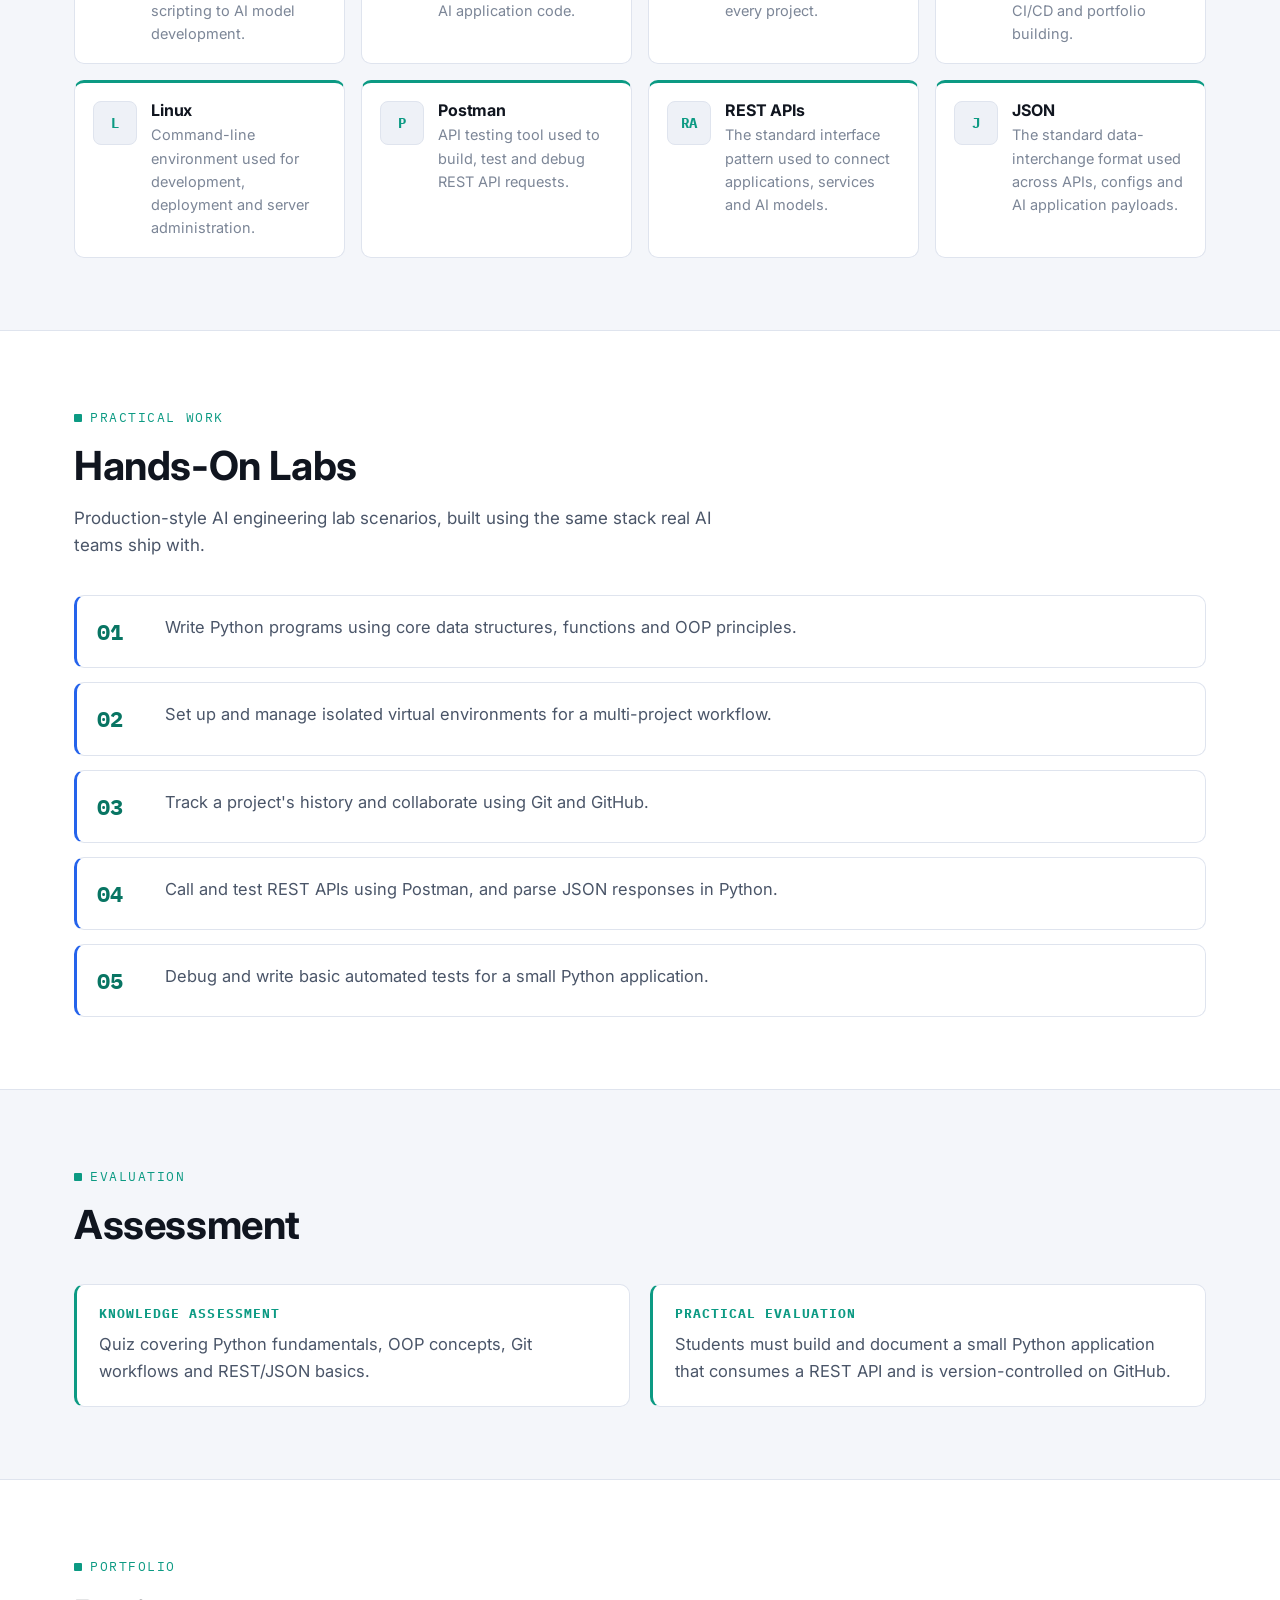
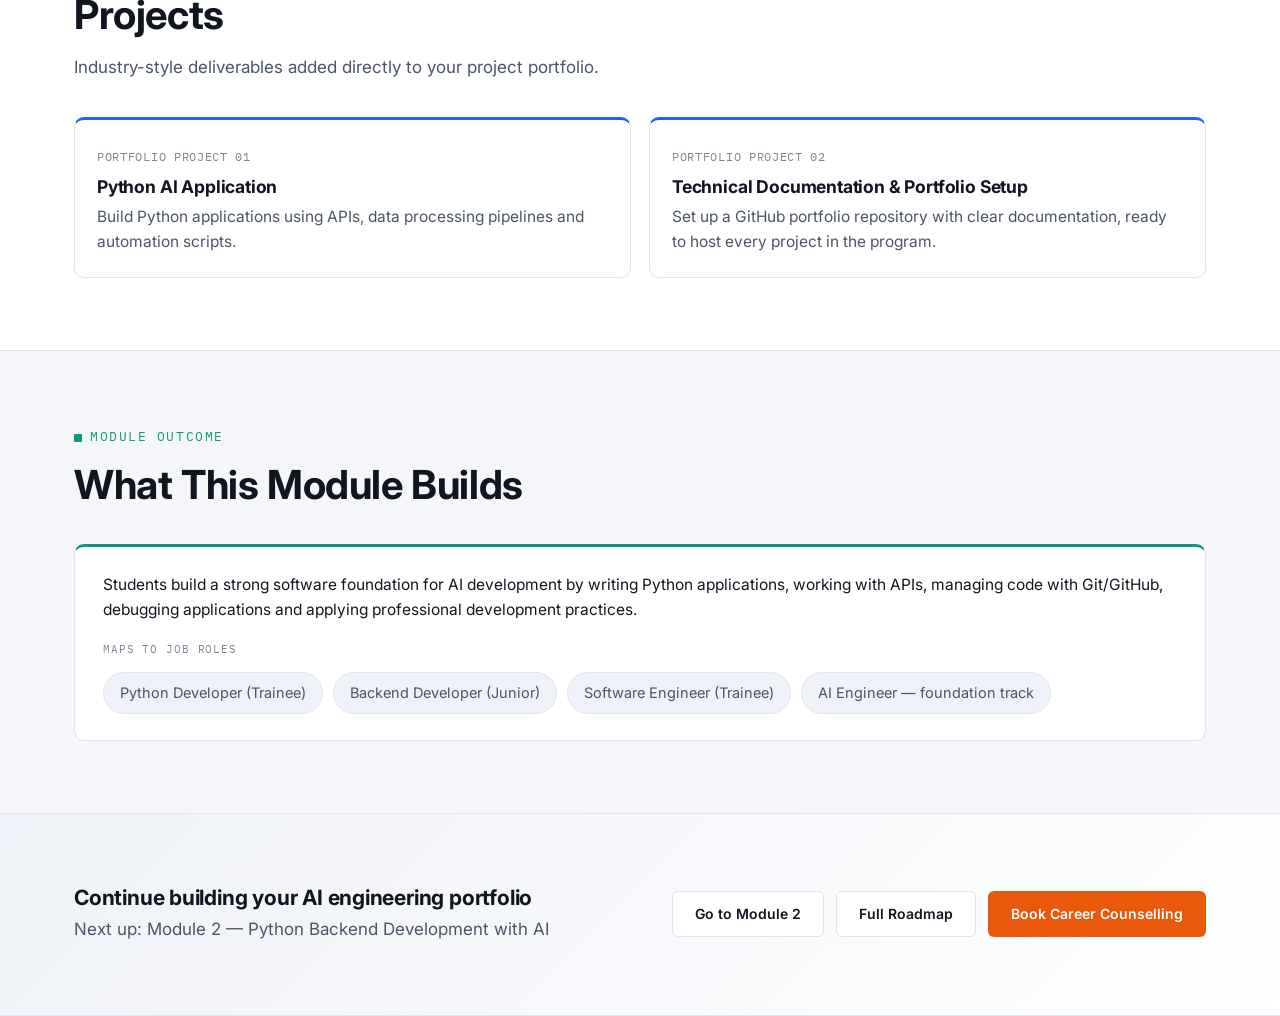
<file: module-1-python-technical-foundations/index.html>
<!doctype html>
<html lang="en">
<head>
<meta charset="utf-8">
<meta name="viewport" content="width=device-width, initial-scale=1">
<title>Python &amp; Technical Foundations | Skill IT Education</title>
<meta name="description" content="Module 1 (3 Weeks): Every AI engineer starts with the same foundation: strong Python fundamentals, version control and the command-line fluency to work…">
<link rel="canonical" href="https://skilliteducation.com/courses/AI-ML/module-1-python-technical-foundations/">
<link rel="icon" type="image/png" sizes="32x32" href="../assets/img/favicon-32.png">
<link rel="icon" type="image/png" sizes="512x512" href="../assets/img/favicon-512.png">
<link rel="apple-touch-icon" sizes="180x180" href="../assets/img/apple-touch-icon.png">
<link rel="preconnect" href="https://fonts.googleapis.com"><link rel="preconnect" href="https://fonts.gstatic.com" crossorigin><link href="https://fonts.googleapis.com/css2?family=Inter:wght@400;500;600;700;800&family=IBM+Plex+Mono:wght@500;700&display=swap" rel="stylesheet">
<link rel="stylesheet" href="../assets/css/style.css">

<meta property="og:type" content="website">
<meta property="og:site_name" content="Skill It Education">
<meta property="og:title" content="Python &amp; Technical Foundations | Skill IT Education">
<meta property="og:description" content="Module 1 (3 Weeks): Every AI engineer starts with the same foundation: strong Python fundamentals, version control and the command-line fluency to work…">
<meta property="og:url" content="https://skilliteducation.com/courses/AI-ML/module-1-python-technical-foundations/">
<meta property="og:image" content="https://skilliteducation.com/courses/AI-ML/assets/img/ai-ml-program-diagram.png">
<meta name="twitter:card" content="summary_large_image">
<meta name="twitter:title" content="Python &amp; Technical Foundations | Skill IT Education">
<meta name="twitter:description" content="Module 1 (3 Weeks): Every AI engineer starts with the same foundation: strong Python fundamentals, version control and the command-line fluency to work…">
<meta name="twitter:image" content="https://skilliteducation.com/courses/AI-ML/assets/img/ai-ml-program-diagram.png">
<script type="application/ld+json">{"@context": "https://schema.org", "@graph": [{"@type": "BreadcrumbList", "itemListElement": [{"@type": "ListItem", "position": 1, "name": "AI & ML Program", "item": "https://skilliteducation.com/courses/AI-ML/"}, {"@type": "ListItem", "position": 2, "name": "Module 1 \u2014 Python & Technical Foundations", "item": "https://skilliteducation.com/courses/AI-ML/module-1-python-technical-foundations/"}]}, {"@type": "Course", "name": "Module 1 \u2014 Python & Technical Foundations", "description": "Every AI engineer starts with the same foundation: strong Python fundamentals, version control and the command-line fluency to work like a professional developer. This module builds that base before any AI concept is introduced.", "url": "https://skilliteducation.com/courses/AI-ML/module-1-python-technical-foundations/", "provider": {"@type": "Organization", "name": "Skill IT Education", "sameAs": "https://skilliteducation.com"}, "isPartOf": {"@type": "Course", "name": "Advanced AI & ML Certification Program", "url": "https://skilliteducation.com/courses/AI-ML/"}}]}</script>
</head>
<body>

<main>
  <section class="hero">
    <div class="wrap">
      <div class="breadcrumb">
        <a href="../index.html">AI & ML Program</a><span class="sep">/</span><span>Module 1</span>
      </div>
      <div class="hero-grid">
        <div>
          <div class="duration-chip" style="margin-top:22px;">MODULE 1 OF 7 &nbsp;·&nbsp; 30 Hrs</div>
          <h1>Module 1 — Python &amp; Technical Foundations (3 Weeks)</h1>
          <svg class="h1-wave" viewBox="0 0 92 16" xmlns="http://www.w3.org/2000/svg" aria-hidden="true">
        <defs>
          <linearGradient id="waveGradient" x1="0" y1="0" x2="1" y2="0">
            <stop offset="0"/>
            <stop offset="1"/>
          </linearGradient>
        </defs>
        <path d="M2 8 C 8 2, 16 2, 22 8 C 28 14, 36 14, 42 8 C 48 2, 56 2, 62 8 C 68 14, 76 14, 82 8"/>
      </svg>
          <p class="hero-lede">Every AI engineer starts with the same foundation: strong Python fundamentals, version control and the command-line fluency to work like a professional developer. This module builds that base before any AI concept is introduced.</p>
        </div>
        <div class="hero-meta">
          <div class="meta-card"><div class="label">Who This Module Is For</div><div class="value">Career changers, computer science graduates and anyone starting a structured path into AI and software engineering roles.</div></div>
          <div class="meta-card"><div class="label">Real-World Relevance</div><div class="value">Every AI Engineering role — from Machine Learning Engineer to Generative AI Developer — is built on solid Python and software engineering fundamentals. This module is the foundation the rest of the program stands on.</div></div>
        </div>
      </div>
      <div class="hero-ctas">
        <a class="btn btn-outline" href="../index.html">Program Overview</a>
        <a class="btn btn-outline" href="#labs">View Hands-On Labs</a>
        <a class="btn btn-primary" href="tel:+919177715978">Book Career Counselling</a>
      </div>
    </div>
  </section>

  <div class="progress-strip">
    <div class="wrap">
      <div class="progress-dots"><span class="active"></span><span class=""></span><span class=""></span><span class=""></span><span class=""></span><span class=""></span><span class=""></span></div>
      <div class="progress-nav"><a href="../index.html">&larr; Program Overview</a><span>Module 1 of 7</span><a href="../module-2-python-backend-development-with-ai/">Module 2 &rarr;</a></div>
    </div>
  </div>

  <section id="learn">
    <div class="wrap">
      <div class="section-head">
        <span class="eyebrow">Curriculum</span>
        <h2>What You Will Learn</h2>
        <p>A detailed, industry-aligned breakdown of every topic covered in this module.</p>
      </div>
      <ul class="check-list grid-2"><li>Python programming fundamentals — syntax, data structures and control flow</li><li>Functions and object-oriented programming in Python</li><li>Error handling and writing resilient code</li><li>Virtual environments and dependency management</li><li>Git and GitHub version control workflows</li><li>Linux and command-line interface fluency</li><li>Working with JSON as a data-interchange format</li><li>HTTP fundamentals and REST APIs</li><li>Debugging techniques for Python applications</li><li>Basic automated testing</li><li>Writing clear technical documentation</li></ul>
    </div>
  </section>

  <section id="tools" style="background:var(--bg-alt);border-top:1px solid var(--border);border-bottom:1px solid var(--border);">
    <div class="wrap">
      <div class="section-head">
        <span class="eyebrow">Technology Stack</span>
        <h2>Tools You Will Use</h2>
        <p>Hands-on time with the same tools used in professional AI engineering and production ML workflows.</p>
      </div>
      <div class="tool-grid">
      <div class="tool-card">
        <div class="tool-logo" role="img" aria-label="LOGO: Python" title="[LOGO: Python]">P</div>
        <div><h4>Python</h4><p>Core programming language used across every module, from scripting to AI model development.</p></div>
      </div>
      <div class="tool-card">
        <div class="tool-logo" role="img" aria-label="LOGO: VS Code" title="[LOGO: VS Code]">VC</div>
        <div><h4>VS Code</h4><p>Primary code editor used for writing, debugging and testing Python and AI application code.</p></div>
      </div>
      <div class="tool-card">
        <div class="tool-logo" role="img" aria-label="LOGO: Git" title="[LOGO: Git]">G</div>
        <div><h4>Git</h4><p>Version control system used to track code changes throughout every project.</p></div>
      </div>
      <div class="tool-card">
        <div class="tool-logo" role="img" aria-label="LOGO: GitHub" title="[LOGO: GitHub]">G</div>
        <div><h4>GitHub</h4><p>Code hosting and collaboration platform used for version control, CI/CD and portfolio building.</p></div>
      </div>
      <div class="tool-card">
        <div class="tool-logo" role="img" aria-label="LOGO: Linux" title="[LOGO: Linux]">L</div>
        <div><h4>Linux</h4><p>Command-line environment used for development, deployment and server administration.</p></div>
      </div>
      <div class="tool-card">
        <div class="tool-logo" role="img" aria-label="LOGO: Postman" title="[LOGO: Postman]">P</div>
        <div><h4>Postman</h4><p>API testing tool used to build, test and debug REST API requests.</p></div>
      </div>
      <div class="tool-card">
        <div class="tool-logo" role="img" aria-label="LOGO: REST APIs" title="[LOGO: REST APIs]">RA</div>
        <div><h4>REST APIs</h4><p>The standard interface pattern used to connect applications, services and AI models.</p></div>
      </div>
      <div class="tool-card">
        <div class="tool-logo" role="img" aria-label="LOGO: JSON" title="[LOGO: JSON]">J</div>
        <div><h4>JSON</h4><p>The standard data-interchange format used across APIs, configs and AI application payloads.</p></div>
      </div>
      </div>
    </div>
  </section>

  <section id="labs">
    <div class="wrap">
      <div class="section-head">
        <span class="eyebrow">Practical Work</span>
        <h2>Hands-On Labs</h2>
        <p>Production-style AI engineering lab scenarios, built using the same stack real AI teams ship with.</p>
      </div>
      <div class="lab-list"><div class="lab-item"><div class="lab-num">01</div><p>Write Python programs using core data structures, functions and OOP principles.</p></div><div class="lab-item"><div class="lab-num">02</div><p>Set up and manage isolated virtual environments for a multi-project workflow.</p></div><div class="lab-item"><div class="lab-num">03</div><p>Track a project's history and collaborate using Git and GitHub.</p></div><div class="lab-item"><div class="lab-num">04</div><p>Call and test REST APIs using Postman, and parse JSON responses in Python.</p></div><div class="lab-item"><div class="lab-num">05</div><p>Debug and write basic automated tests for a small Python application.</p></div></div>
    </div>
  </section>

  <section id="assessment" style="background:var(--bg-alt);border-top:1px solid var(--border);border-bottom:1px solid var(--border);">
    <div class="wrap">
      <div class="section-head">
        <span class="eyebrow">Evaluation</span>
        <h2>Assessment</h2>
      </div>
      <div class="assessment-grid">
        <div class="assessment-card"><h4>Knowledge Assessment</h4><p>Quiz covering Python fundamentals, OOP concepts, Git workflows and REST/JSON basics.</p></div>
        <div class="assessment-card"><h4>Practical Evaluation</h4><p>Students must build and document a small Python application that consumes a REST API and is version-controlled on GitHub.</p></div>
      </div>
    </div>
  </section>

  <section id="projects">
    <div class="wrap">
      <div class="section-head">
        <span class="eyebrow">Portfolio</span>
        <h2>Projects</h2>
        <p>Industry-style deliverables added directly to your project portfolio.</p>
      </div>
      <div class="project-grid"><div class="project-card"><span class="tag">Portfolio Project 01</span><h4>Python AI Application</h4><p>Build Python applications using APIs, data processing pipelines and automation scripts.</p></div><div class="project-card"><span class="tag">Portfolio Project 02</span><h4>Technical Documentation &amp; Portfolio Setup</h4><p>Set up a GitHub portfolio repository with clear documentation, ready to host every project in the program.</p></div></div>
    </div>
  </section>

  <section id="outcome" style="background:var(--bg-alt);border-top:1px solid var(--border);">
    <div class="wrap">
      <div class="section-head">
        <span class="eyebrow">Module Outcome</span>
        <h2>What This Module Builds</h2>
      </div>
      <div class="outcome-block">
        <p style="color:var(--text);font-size:15.5px;">Students build a strong software foundation for AI development by writing Python applications, working with APIs, managing code with Git/GitHub, debugging applications and applying professional development practices.</p>
        <div class="label" style="font-family:var(--mono);font-size:11px;text-transform:uppercase;letter-spacing:.08em;color:var(--text-faint);margin-top:18px;">Maps to job roles</div>
        <div class="role-chips"><span class="chip">Python Developer (Trainee)</span><span class="chip">Backend Developer (Junior)</span><span class="chip">Software Engineer (Trainee)</span><span class="chip">AI Engineer — foundation track</span></div>
      </div>
    </div>
  </section>

  <section class="cta-banner">
    <div class="wrap">
      <div>
        <h3>Continue building your AI engineering portfolio</h3>
        <p>Next up: Module 2 — Python Backend Development with AI</p>
      </div>
      <div class="hero-ctas" style="margin:0;">
        <a class="btn btn-outline" href="../module-2-python-backend-development-with-ai/">Go to Module 2</a>
        <a class="btn btn-outline" href="../index.html#roadmap">Full Roadmap</a>
        <a class="btn btn-primary" href="tel:+919177715978">Book Career Counselling</a>
      </div>
    </div>
  </section>
</main>
</body>
</html>
</file>
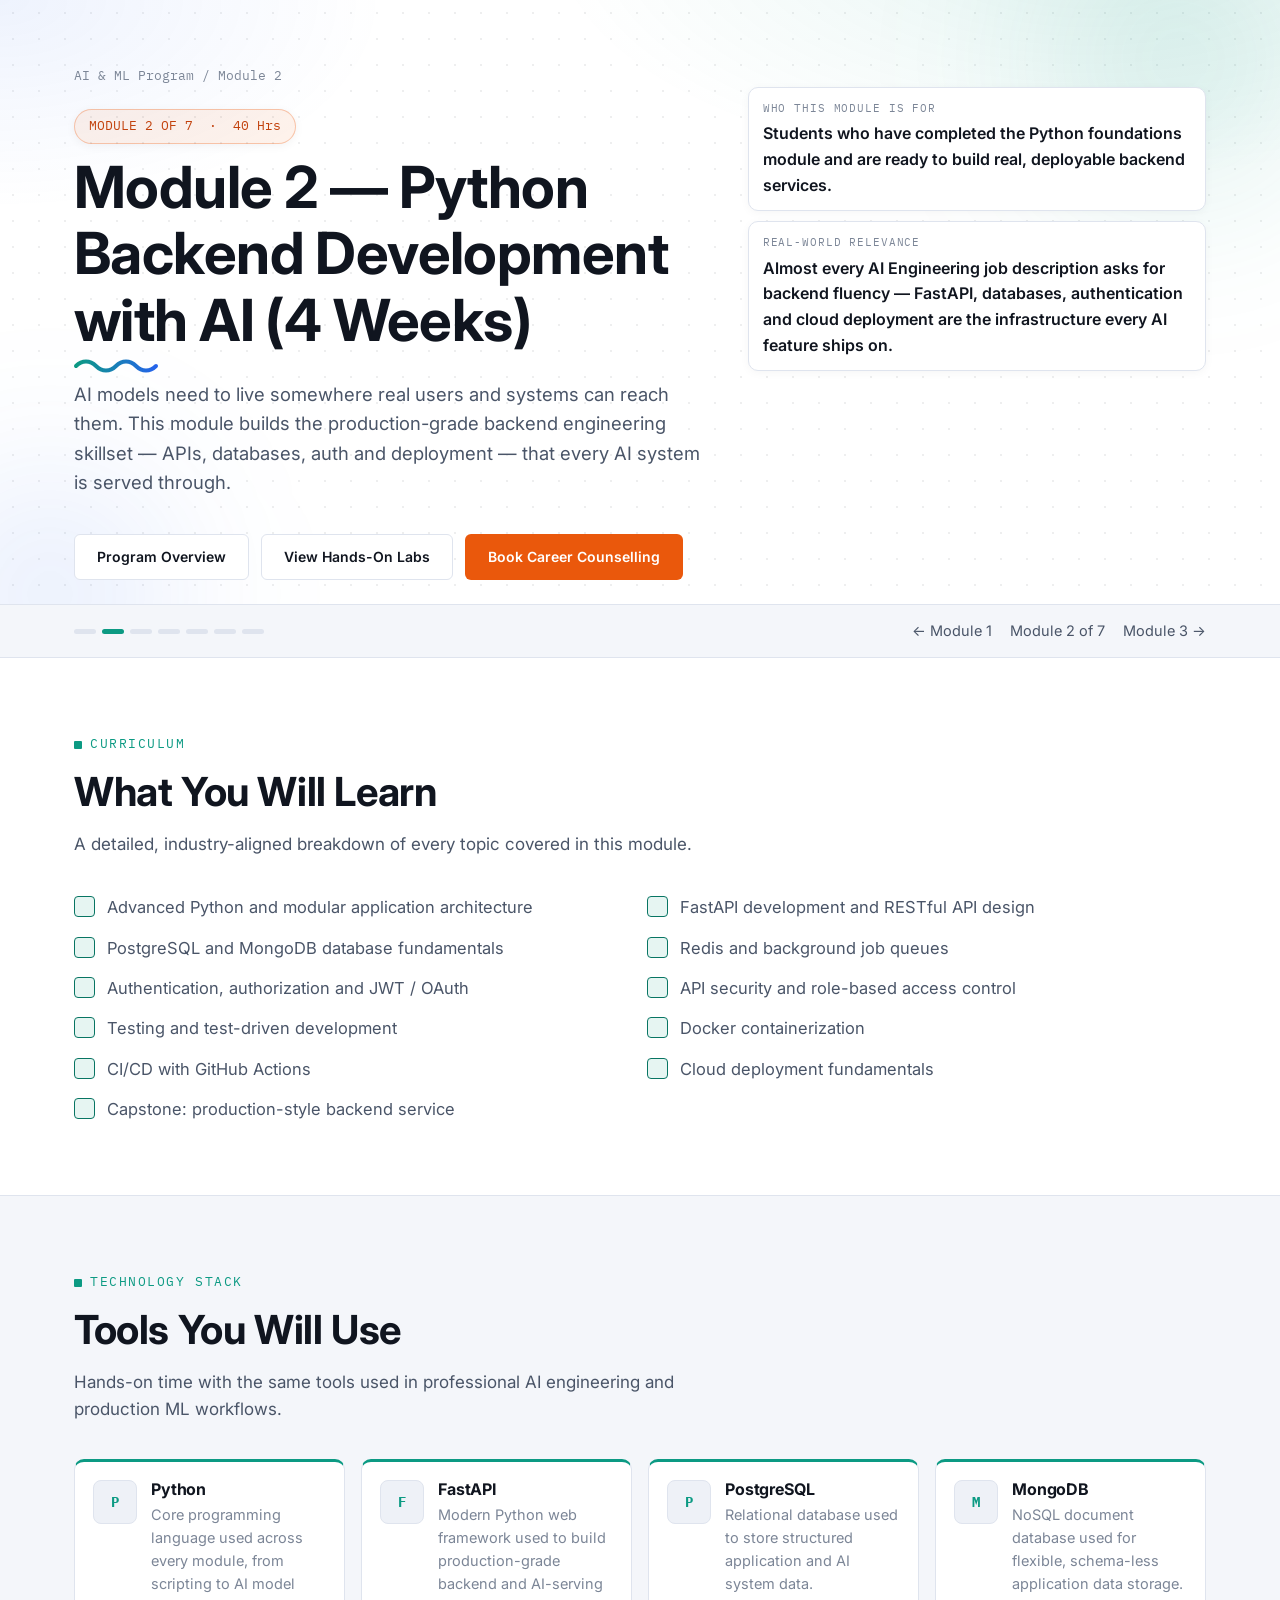
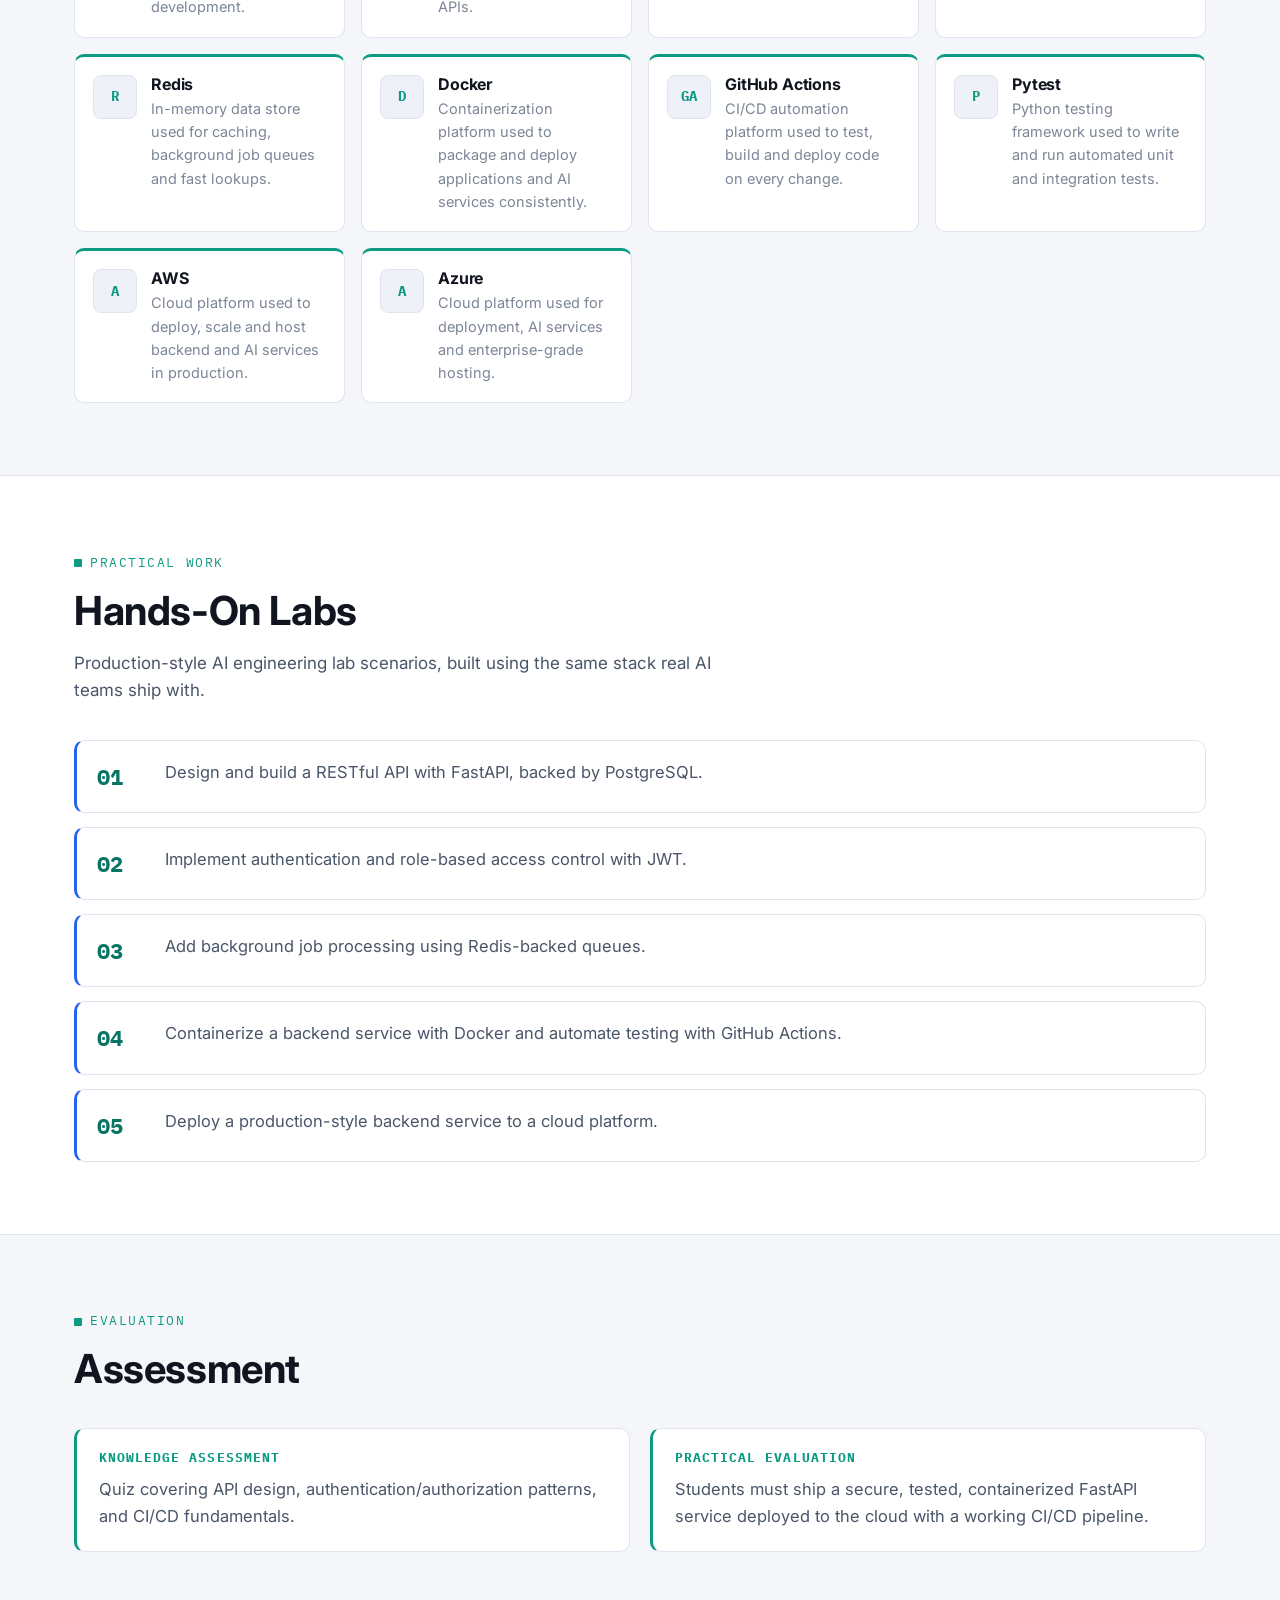
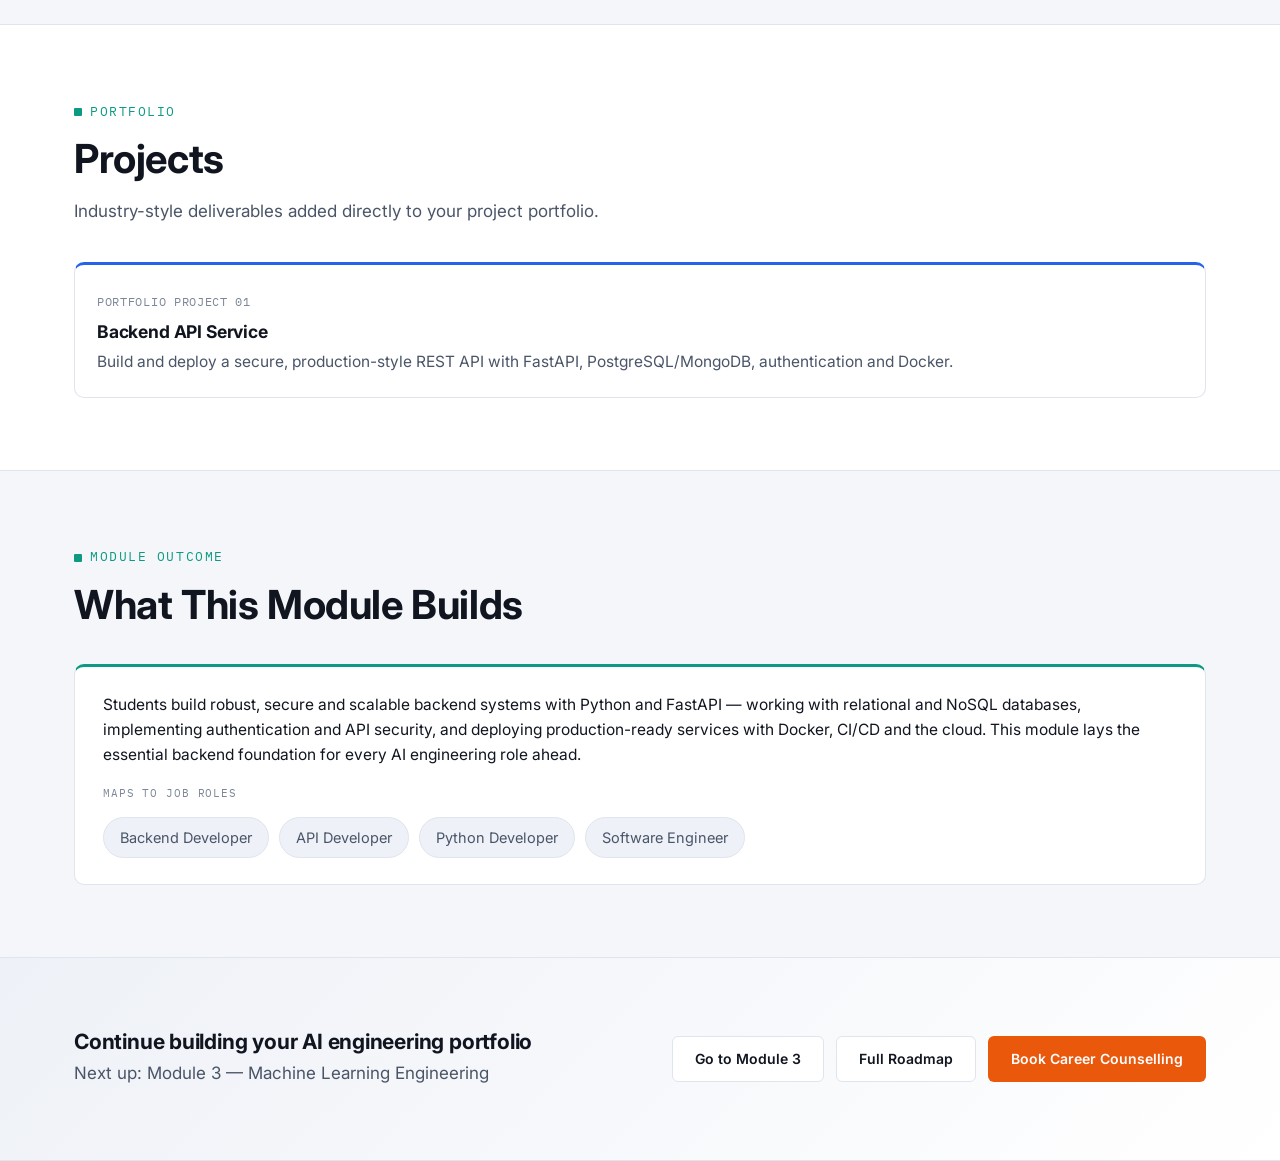
<file: module-2-python-backend-development-with-ai/index.html>
<!doctype html>
<html lang="en">
<head>
<meta charset="utf-8">
<meta name="viewport" content="width=device-width, initial-scale=1">
<title>Python Backend Development with AI | Skill IT Education</title>
<meta name="description" content="Module 2 (4 Weeks): AI models need to live somewhere real users and systems can reach them. This module builds the production-grade backend engineering…">
<link rel="canonical" href="https://skilliteducation.com/courses/AI-ML/module-2-python-backend-development-with-ai/">
<link rel="icon" type="image/png" sizes="32x32" href="../assets/img/favicon-32.png">
<link rel="icon" type="image/png" sizes="512x512" href="../assets/img/favicon-512.png">
<link rel="apple-touch-icon" sizes="180x180" href="../assets/img/apple-touch-icon.png">
<link rel="preconnect" href="https://fonts.googleapis.com"><link rel="preconnect" href="https://fonts.gstatic.com" crossorigin><link href="https://fonts.googleapis.com/css2?family=Inter:wght@400;500;600;700;800&family=IBM+Plex+Mono:wght@500;700&display=swap" rel="stylesheet">
<link rel="stylesheet" href="../assets/css/style.css">

<meta property="og:type" content="website">
<meta property="og:site_name" content="Skill It Education">
<meta property="og:title" content="Python Backend Development with AI | Skill IT Education">
<meta property="og:description" content="Module 2 (4 Weeks): AI models need to live somewhere real users and systems can reach them. This module builds the production-grade backend engineering…">
<meta property="og:url" content="https://skilliteducation.com/courses/AI-ML/module-2-python-backend-development-with-ai/">
<meta property="og:image" content="https://skilliteducation.com/courses/AI-ML/assets/img/ai-ml-program-diagram.png">
<meta name="twitter:card" content="summary_large_image">
<meta name="twitter:title" content="Python Backend Development with AI | Skill IT Education">
<meta name="twitter:description" content="Module 2 (4 Weeks): AI models need to live somewhere real users and systems can reach them. This module builds the production-grade backend engineering…">
<meta name="twitter:image" content="https://skilliteducation.com/courses/AI-ML/assets/img/ai-ml-program-diagram.png">
<script type="application/ld+json">{"@context": "https://schema.org", "@graph": [{"@type": "BreadcrumbList", "itemListElement": [{"@type": "ListItem", "position": 1, "name": "AI & ML Program", "item": "https://skilliteducation.com/courses/AI-ML/"}, {"@type": "ListItem", "position": 2, "name": "Module 2 \u2014 Python Backend Development with AI", "item": "https://skilliteducation.com/courses/AI-ML/module-2-python-backend-development-with-ai/"}]}, {"@type": "Course", "name": "Module 2 \u2014 Python Backend Development with AI", "description": "AI models need to live somewhere real users and systems can reach them. This module builds the production-grade backend engineering skillset \u2014 APIs, databases, auth and deployment \u2014 that every AI system is served through.", "url": "https://skilliteducation.com/courses/AI-ML/module-2-python-backend-development-with-ai/", "provider": {"@type": "Organization", "name": "Skill IT Education", "sameAs": "https://skilliteducation.com"}, "isPartOf": {"@type": "Course", "name": "Advanced AI & ML Certification Program", "url": "https://skilliteducation.com/courses/AI-ML/"}}]}</script>
</head>
<body>

<main>
  <section class="hero">
    <div class="wrap">
      <div class="breadcrumb">
        <a href="../index.html">AI & ML Program</a><span class="sep">/</span><span>Module 2</span>
      </div>
      <div class="hero-grid">
        <div>
          <div class="duration-chip" style="margin-top:22px;">MODULE 2 OF 7 &nbsp;·&nbsp; 40 Hrs</div>
          <h1>Module 2 — Python Backend Development with AI (4 Weeks)</h1>
          <svg class="h1-wave" viewBox="0 0 92 16" xmlns="http://www.w3.org/2000/svg" aria-hidden="true">
        <defs>
          <linearGradient id="waveGradient" x1="0" y1="0" x2="1" y2="0">
            <stop offset="0"/>
            <stop offset="1"/>
          </linearGradient>
        </defs>
        <path d="M2 8 C 8 2, 16 2, 22 8 C 28 14, 36 14, 42 8 C 48 2, 56 2, 62 8 C 68 14, 76 14, 82 8"/>
      </svg>
          <p class="hero-lede">AI models need to live somewhere real users and systems can reach them. This module builds the production-grade backend engineering skillset — APIs, databases, auth and deployment — that every AI system is served through.</p>
        </div>
        <div class="hero-meta">
          <div class="meta-card"><div class="label">Who This Module Is For</div><div class="value">Students who have completed the Python foundations module and are ready to build real, deployable backend services.</div></div>
          <div class="meta-card"><div class="label">Real-World Relevance</div><div class="value">Almost every AI Engineering job description asks for backend fluency — FastAPI, databases, authentication and cloud deployment are the infrastructure every AI feature ships on.</div></div>
        </div>
      </div>
      <div class="hero-ctas">
        <a class="btn btn-outline" href="../index.html">Program Overview</a>
        <a class="btn btn-outline" href="#labs">View Hands-On Labs</a>
        <a class="btn btn-primary" href="tel:+919177715978">Book Career Counselling</a>
      </div>
    </div>
  </section>

  <div class="progress-strip">
    <div class="wrap">
      <div class="progress-dots"><span class=""></span><span class="active"></span><span class=""></span><span class=""></span><span class=""></span><span class=""></span><span class=""></span></div>
      <div class="progress-nav"><a href="../module-1-python-technical-foundations/">&larr; Module 1</a><span>Module 2 of 7</span><a href="../module-3-machine-learning-engineering/">Module 3 &rarr;</a></div>
    </div>
  </div>

  <section id="learn">
    <div class="wrap">
      <div class="section-head">
        <span class="eyebrow">Curriculum</span>
        <h2>What You Will Learn</h2>
        <p>A detailed, industry-aligned breakdown of every topic covered in this module.</p>
      </div>
      <ul class="check-list grid-2"><li>Advanced Python and modular application architecture</li><li>FastAPI development and RESTful API design</li><li>PostgreSQL and MongoDB database fundamentals</li><li>Redis and background job queues</li><li>Authentication, authorization and JWT / OAuth</li><li>API security and role-based access control</li><li>Testing and test-driven development</li><li>Docker containerization</li><li>CI/CD with GitHub Actions</li><li>Cloud deployment fundamentals</li><li>Capstone: production-style backend service</li></ul>
    </div>
  </section>

  <section id="tools" style="background:var(--bg-alt);border-top:1px solid var(--border);border-bottom:1px solid var(--border);">
    <div class="wrap">
      <div class="section-head">
        <span class="eyebrow">Technology Stack</span>
        <h2>Tools You Will Use</h2>
        <p>Hands-on time with the same tools used in professional AI engineering and production ML workflows.</p>
      </div>
      <div class="tool-grid">
      <div class="tool-card">
        <div class="tool-logo" role="img" aria-label="LOGO: Python" title="[LOGO: Python]">P</div>
        <div><h4>Python</h4><p>Core programming language used across every module, from scripting to AI model development.</p></div>
      </div>
      <div class="tool-card">
        <div class="tool-logo" role="img" aria-label="LOGO: FastAPI" title="[LOGO: FastAPI]">F</div>
        <div><h4>FastAPI</h4><p>Modern Python web framework used to build production-grade backend and AI-serving APIs.</p></div>
      </div>
      <div class="tool-card">
        <div class="tool-logo" role="img" aria-label="LOGO: PostgreSQL" title="[LOGO: PostgreSQL]">P</div>
        <div><h4>PostgreSQL</h4><p>Relational database used to store structured application and AI system data.</p></div>
      </div>
      <div class="tool-card">
        <div class="tool-logo" role="img" aria-label="LOGO: MongoDB" title="[LOGO: MongoDB]">M</div>
        <div><h4>MongoDB</h4><p>NoSQL document database used for flexible, schema-less application data storage.</p></div>
      </div>
      <div class="tool-card">
        <div class="tool-logo" role="img" aria-label="LOGO: Redis" title="[LOGO: Redis]">R</div>
        <div><h4>Redis</h4><p>In-memory data store used for caching, background job queues and fast lookups.</p></div>
      </div>
      <div class="tool-card">
        <div class="tool-logo" role="img" aria-label="LOGO: Docker" title="[LOGO: Docker]">D</div>
        <div><h4>Docker</h4><p>Containerization platform used to package and deploy applications and AI services consistently.</p></div>
      </div>
      <div class="tool-card">
        <div class="tool-logo" role="img" aria-label="LOGO: GitHub Actions" title="[LOGO: GitHub Actions]">GA</div>
        <div><h4>GitHub Actions</h4><p>CI/CD automation platform used to test, build and deploy code on every change.</p></div>
      </div>
      <div class="tool-card">
        <div class="tool-logo" role="img" aria-label="LOGO: Pytest" title="[LOGO: Pytest]">P</div>
        <div><h4>Pytest</h4><p>Python testing framework used to write and run automated unit and integration tests.</p></div>
      </div>
      <div class="tool-card">
        <div class="tool-logo" role="img" aria-label="LOGO: AWS" title="[LOGO: AWS]">A</div>
        <div><h4>AWS</h4><p>Cloud platform used to deploy, scale and host backend and AI services in production.</p></div>
      </div>
      <div class="tool-card">
        <div class="tool-logo" role="img" aria-label="LOGO: Azure" title="[LOGO: Azure]">A</div>
        <div><h4>Azure</h4><p>Cloud platform used for deployment, AI services and enterprise-grade hosting.</p></div>
      </div>
      </div>
    </div>
  </section>

  <section id="labs">
    <div class="wrap">
      <div class="section-head">
        <span class="eyebrow">Practical Work</span>
        <h2>Hands-On Labs</h2>
        <p>Production-style AI engineering lab scenarios, built using the same stack real AI teams ship with.</p>
      </div>
      <div class="lab-list"><div class="lab-item"><div class="lab-num">01</div><p>Design and build a RESTful API with FastAPI, backed by PostgreSQL.</p></div><div class="lab-item"><div class="lab-num">02</div><p>Implement authentication and role-based access control with JWT.</p></div><div class="lab-item"><div class="lab-num">03</div><p>Add background job processing using Redis-backed queues.</p></div><div class="lab-item"><div class="lab-num">04</div><p>Containerize a backend service with Docker and automate testing with GitHub Actions.</p></div><div class="lab-item"><div class="lab-num">05</div><p>Deploy a production-style backend service to a cloud platform.</p></div></div>
    </div>
  </section>

  <section id="assessment" style="background:var(--bg-alt);border-top:1px solid var(--border);border-bottom:1px solid var(--border);">
    <div class="wrap">
      <div class="section-head">
        <span class="eyebrow">Evaluation</span>
        <h2>Assessment</h2>
      </div>
      <div class="assessment-grid">
        <div class="assessment-card"><h4>Knowledge Assessment</h4><p>Quiz covering API design, authentication/authorization patterns, and CI/CD fundamentals.</p></div>
        <div class="assessment-card"><h4>Practical Evaluation</h4><p>Students must ship a secure, tested, containerized FastAPI service deployed to the cloud with a working CI/CD pipeline.</p></div>
      </div>
    </div>
  </section>

  <section id="projects">
    <div class="wrap">
      <div class="section-head">
        <span class="eyebrow">Portfolio</span>
        <h2>Projects</h2>
        <p>Industry-style deliverables added directly to your project portfolio.</p>
      </div>
      <div class="project-grid"><div class="project-card"><span class="tag">Portfolio Project 01</span><h4>Backend API Service</h4><p>Build and deploy a secure, production-style REST API with FastAPI, PostgreSQL/MongoDB, authentication and Docker.</p></div></div>
    </div>
  </section>

  <section id="outcome" style="background:var(--bg-alt);border-top:1px solid var(--border);">
    <div class="wrap">
      <div class="section-head">
        <span class="eyebrow">Module Outcome</span>
        <h2>What This Module Builds</h2>
      </div>
      <div class="outcome-block">
        <p style="color:var(--text);font-size:15.5px;">Students build robust, secure and scalable backend systems with Python and FastAPI — working with relational and NoSQL databases, implementing authentication and API security, and deploying production-ready services with Docker, CI/CD and the cloud. This module lays the essential backend foundation for every AI engineering role ahead.</p>
        <div class="label" style="font-family:var(--mono);font-size:11px;text-transform:uppercase;letter-spacing:.08em;color:var(--text-faint);margin-top:18px;">Maps to job roles</div>
        <div class="role-chips"><span class="chip">Backend Developer</span><span class="chip">API Developer</span><span class="chip">Python Developer</span><span class="chip">Software Engineer</span></div>
      </div>
    </div>
  </section>

  <section class="cta-banner">
    <div class="wrap">
      <div>
        <h3>Continue building your AI engineering portfolio</h3>
        <p>Next up: Module 3 — Machine Learning Engineering</p>
      </div>
      <div class="hero-ctas" style="margin:0;">
        <a class="btn btn-outline" href="../module-3-machine-learning-engineering/">Go to Module 3</a>
        <a class="btn btn-outline" href="../index.html#roadmap">Full Roadmap</a>
        <a class="btn btn-primary" href="tel:+919177715978">Book Career Counselling</a>
      </div>
    </div>
  </section>
</main>
</body>
</html>
</file>
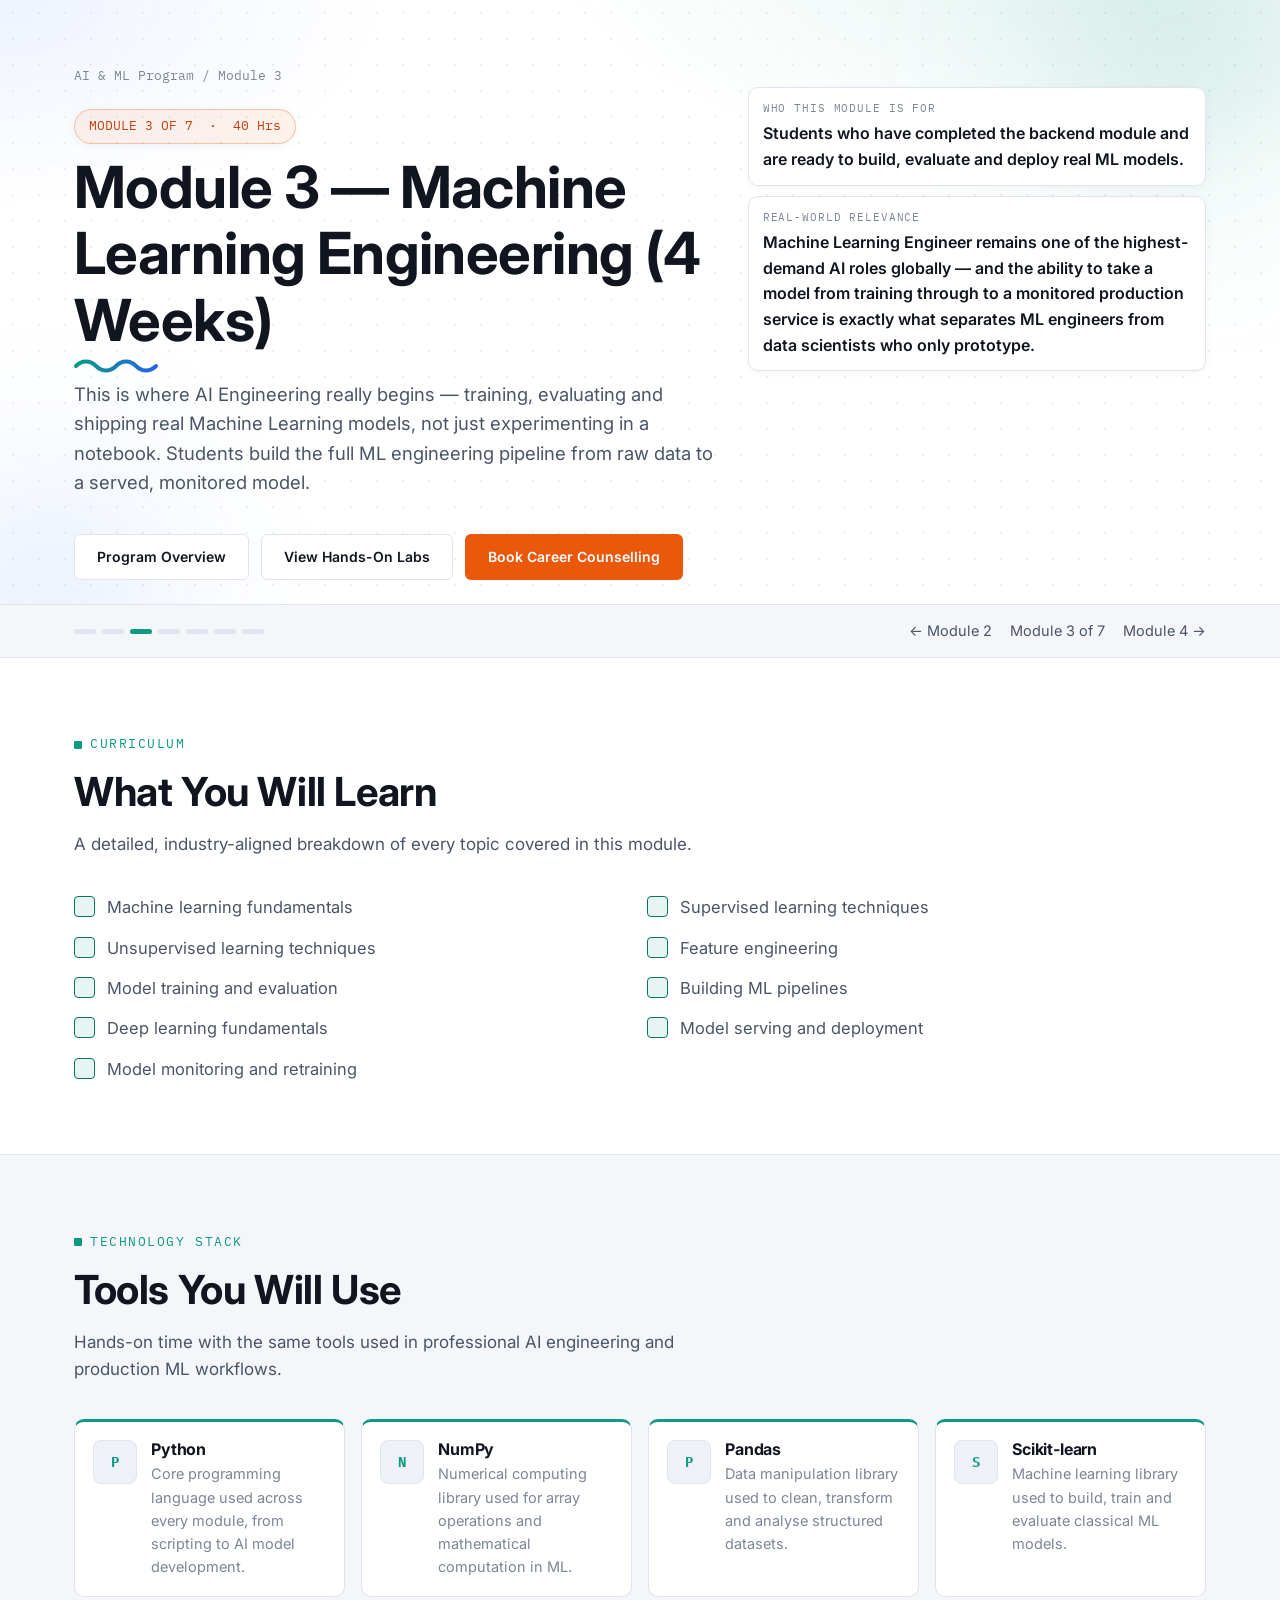
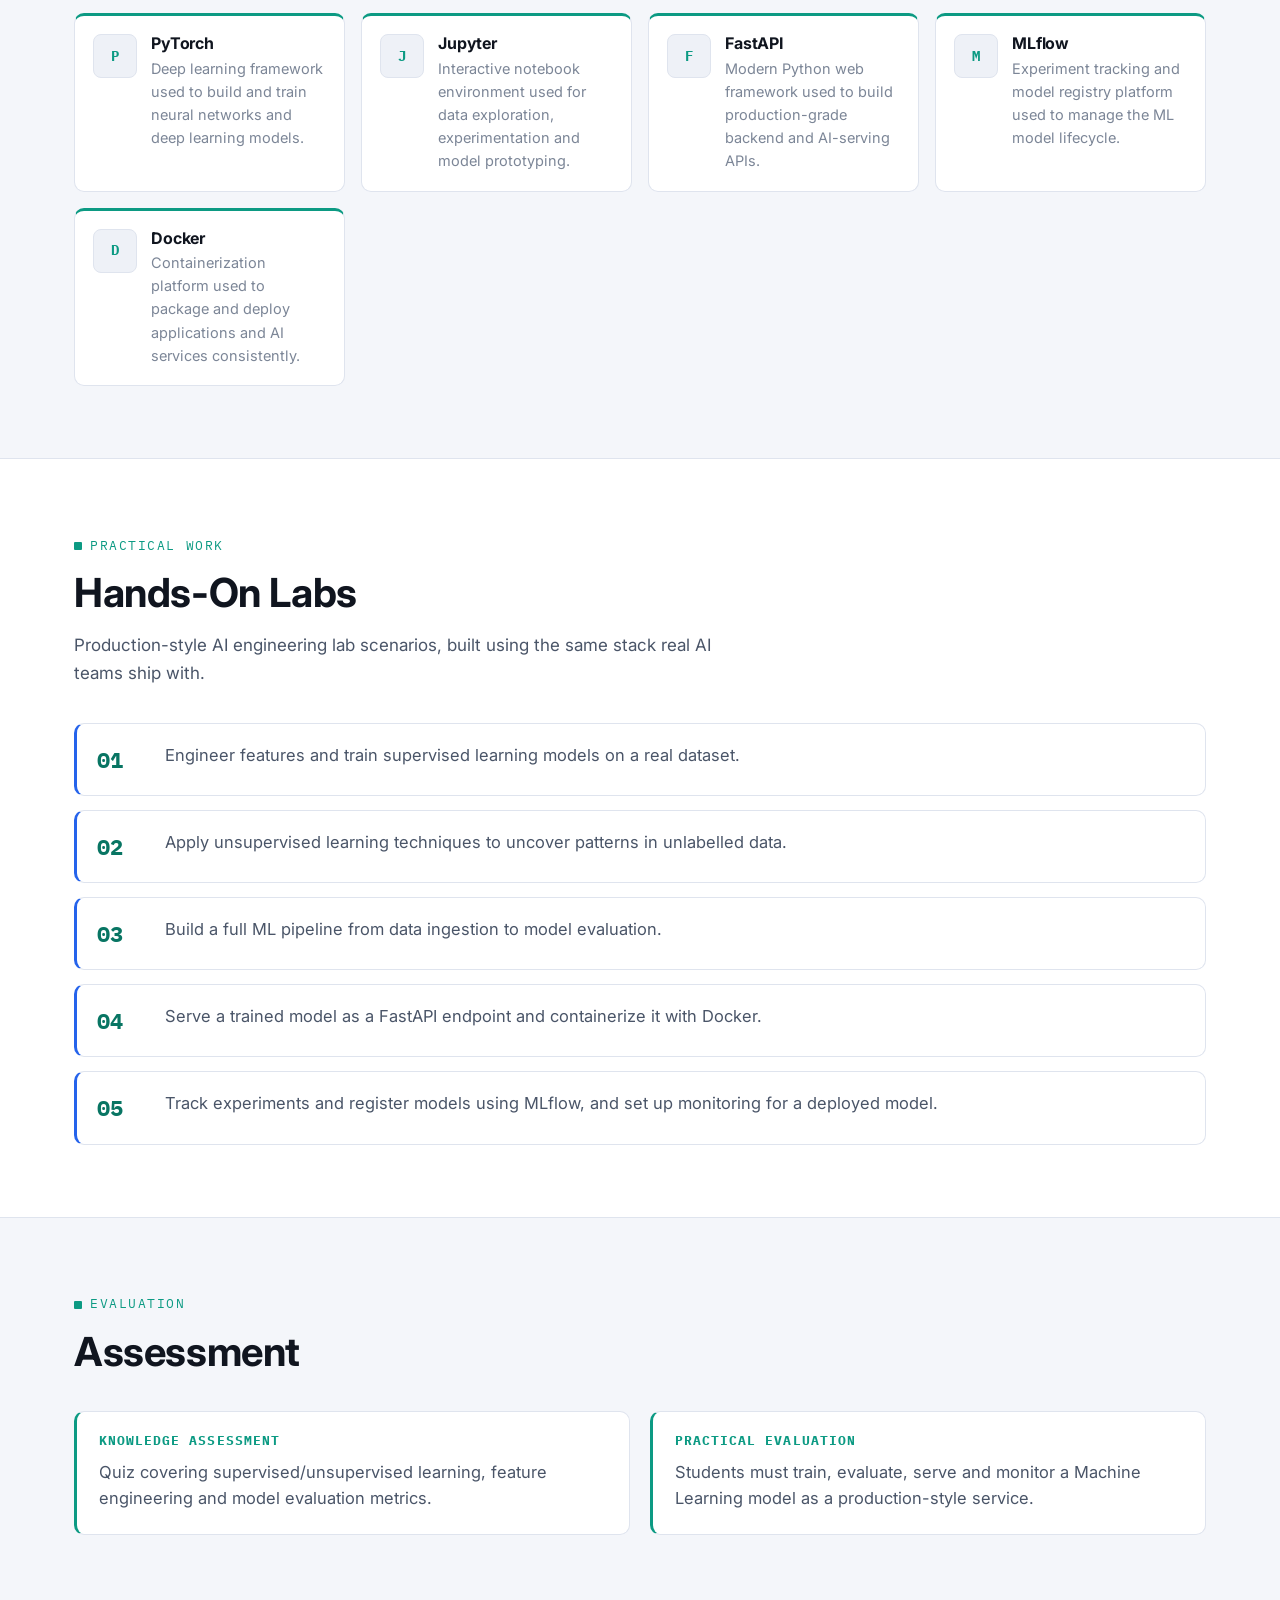
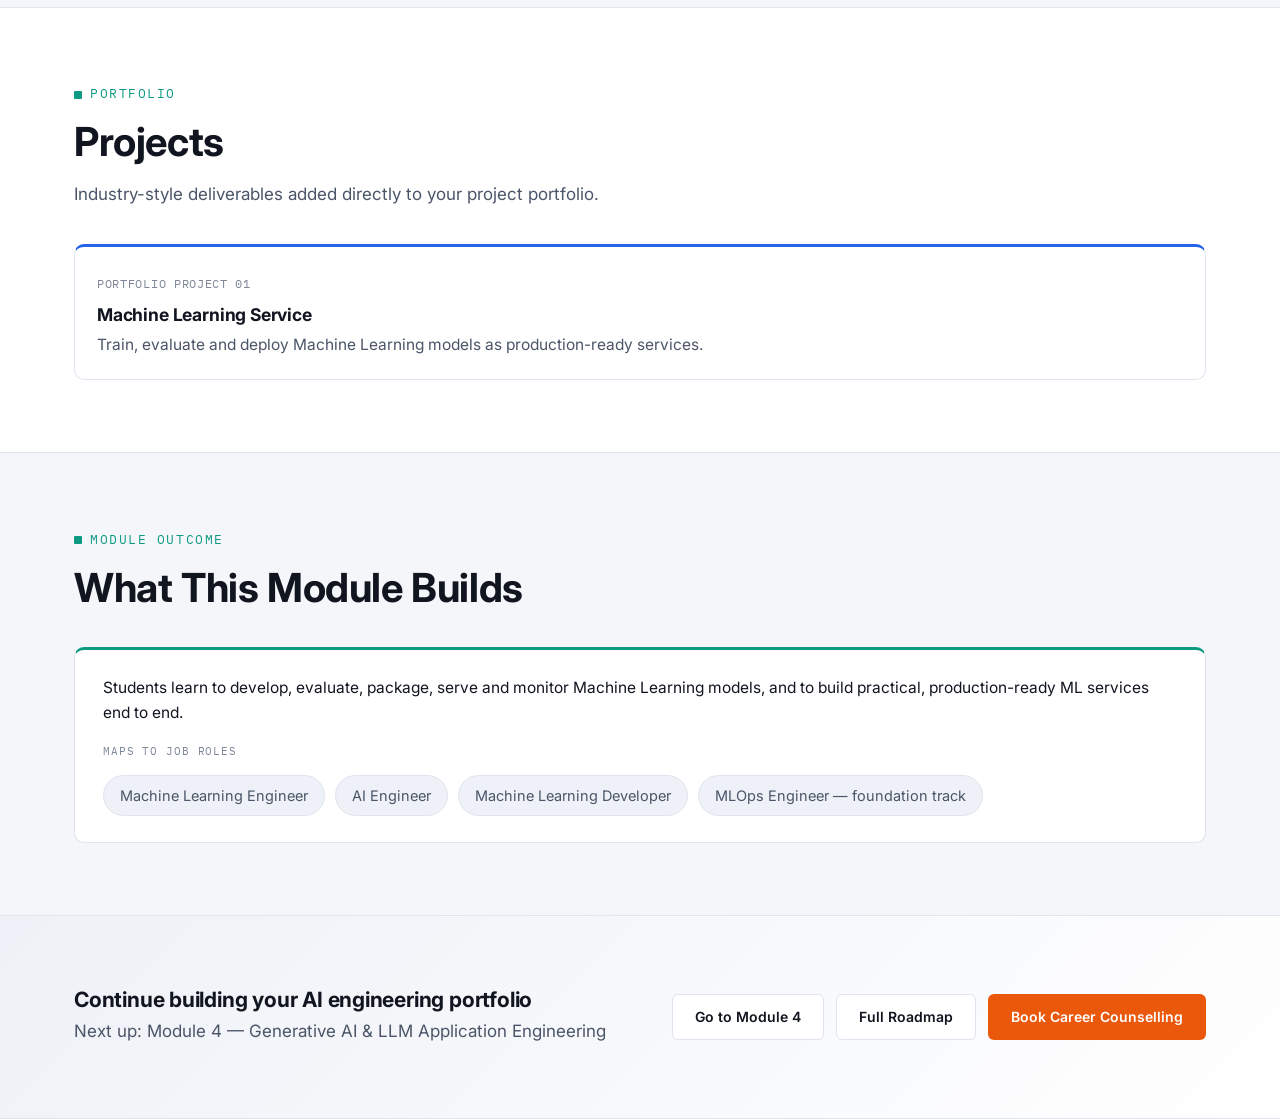
<file: module-3-machine-learning-engineering/index.html>
<!doctype html>
<html lang="en">
<head>
<meta charset="utf-8">
<meta name="viewport" content="width=device-width, initial-scale=1">
<title>Machine Learning Engineering | Skill IT Education</title>
<meta name="description" content="Module 3 (4 Weeks): This is where AI Engineering really begins — training, evaluating and shipping real Machine Learning models, not just experimenting in…">
<link rel="canonical" href="https://skilliteducation.com/courses/AI-ML/module-3-machine-learning-engineering/">
<link rel="icon" type="image/png" sizes="32x32" href="../assets/img/favicon-32.png">
<link rel="icon" type="image/png" sizes="512x512" href="../assets/img/favicon-512.png">
<link rel="apple-touch-icon" sizes="180x180" href="../assets/img/apple-touch-icon.png">
<link rel="preconnect" href="https://fonts.googleapis.com"><link rel="preconnect" href="https://fonts.gstatic.com" crossorigin><link href="https://fonts.googleapis.com/css2?family=Inter:wght@400;500;600;700;800&family=IBM+Plex+Mono:wght@500;700&display=swap" rel="stylesheet">
<link rel="stylesheet" href="../assets/css/style.css">

<meta property="og:type" content="website">
<meta property="og:site_name" content="Skill It Education">
<meta property="og:title" content="Machine Learning Engineering | Skill IT Education">
<meta property="og:description" content="Module 3 (4 Weeks): This is where AI Engineering really begins — training, evaluating and shipping real Machine Learning models, not just experimenting in…">
<meta property="og:url" content="https://skilliteducation.com/courses/AI-ML/module-3-machine-learning-engineering/">
<meta property="og:image" content="https://skilliteducation.com/courses/AI-ML/assets/img/ai-ml-program-diagram.png">
<meta name="twitter:card" content="summary_large_image">
<meta name="twitter:title" content="Machine Learning Engineering | Skill IT Education">
<meta name="twitter:description" content="Module 3 (4 Weeks): This is where AI Engineering really begins — training, evaluating and shipping real Machine Learning models, not just experimenting in…">
<meta name="twitter:image" content="https://skilliteducation.com/courses/AI-ML/assets/img/ai-ml-program-diagram.png">
<script type="application/ld+json">{"@context": "https://schema.org", "@graph": [{"@type": "BreadcrumbList", "itemListElement": [{"@type": "ListItem", "position": 1, "name": "AI & ML Program", "item": "https://skilliteducation.com/courses/AI-ML/"}, {"@type": "ListItem", "position": 2, "name": "Module 3 \u2014 Machine Learning Engineering", "item": "https://skilliteducation.com/courses/AI-ML/module-3-machine-learning-engineering/"}]}, {"@type": "Course", "name": "Module 3 \u2014 Machine Learning Engineering", "description": "This is where AI Engineering really begins \u2014 training, evaluating and shipping real Machine Learning models, not just experimenting in a notebook. Students build the full ML engineering pipeline from raw data to a served, monitored model.", "url": "https://skilliteducation.com/courses/AI-ML/module-3-machine-learning-engineering/", "provider": {"@type": "Organization", "name": "Skill IT Education", "sameAs": "https://skilliteducation.com"}, "isPartOf": {"@type": "Course", "name": "Advanced AI & ML Certification Program", "url": "https://skilliteducation.com/courses/AI-ML/"}}]}</script>
</head>
<body>

<main>
  <section class="hero">
    <div class="wrap">
      <div class="breadcrumb">
        <a href="../index.html">AI & ML Program</a><span class="sep">/</span><span>Module 3</span>
      </div>
      <div class="hero-grid">
        <div>
          <div class="duration-chip" style="margin-top:22px;">MODULE 3 OF 7 &nbsp;·&nbsp; 40 Hrs</div>
          <h1>Module 3 — Machine Learning Engineering (4 Weeks)</h1>
          <svg class="h1-wave" viewBox="0 0 92 16" xmlns="http://www.w3.org/2000/svg" aria-hidden="true">
        <defs>
          <linearGradient id="waveGradient" x1="0" y1="0" x2="1" y2="0">
            <stop offset="0"/>
            <stop offset="1"/>
          </linearGradient>
        </defs>
        <path d="M2 8 C 8 2, 16 2, 22 8 C 28 14, 36 14, 42 8 C 48 2, 56 2, 62 8 C 68 14, 76 14, 82 8"/>
      </svg>
          <p class="hero-lede">This is where AI Engineering really begins — training, evaluating and shipping real Machine Learning models, not just experimenting in a notebook. Students build the full ML engineering pipeline from raw data to a served, monitored model.</p>
        </div>
        <div class="hero-meta">
          <div class="meta-card"><div class="label">Who This Module Is For</div><div class="value">Students who have completed the backend module and are ready to build, evaluate and deploy real ML models.</div></div>
          <div class="meta-card"><div class="label">Real-World Relevance</div><div class="value">Machine Learning Engineer remains one of the highest-demand AI roles globally — and the ability to take a model from training through to a monitored production service is exactly what separates ML engineers from data scientists who only prototype.</div></div>
        </div>
      </div>
      <div class="hero-ctas">
        <a class="btn btn-outline" href="../index.html">Program Overview</a>
        <a class="btn btn-outline" href="#labs">View Hands-On Labs</a>
        <a class="btn btn-primary" href="tel:+919177715978">Book Career Counselling</a>
      </div>
    </div>
  </section>

  <div class="progress-strip">
    <div class="wrap">
      <div class="progress-dots"><span class=""></span><span class=""></span><span class="active"></span><span class=""></span><span class=""></span><span class=""></span><span class=""></span></div>
      <div class="progress-nav"><a href="../module-2-python-backend-development-with-ai/">&larr; Module 2</a><span>Module 3 of 7</span><a href="../module-4-generative-ai-llm-application-engineering/">Module 4 &rarr;</a></div>
    </div>
  </div>

  <section id="learn">
    <div class="wrap">
      <div class="section-head">
        <span class="eyebrow">Curriculum</span>
        <h2>What You Will Learn</h2>
        <p>A detailed, industry-aligned breakdown of every topic covered in this module.</p>
      </div>
      <ul class="check-list grid-2"><li>Machine learning fundamentals</li><li>Supervised learning techniques</li><li>Unsupervised learning techniques</li><li>Feature engineering</li><li>Model training and evaluation</li><li>Building ML pipelines</li><li>Deep learning fundamentals</li><li>Model serving and deployment</li><li>Model monitoring and retraining</li></ul>
    </div>
  </section>

  <section id="tools" style="background:var(--bg-alt);border-top:1px solid var(--border);border-bottom:1px solid var(--border);">
    <div class="wrap">
      <div class="section-head">
        <span class="eyebrow">Technology Stack</span>
        <h2>Tools You Will Use</h2>
        <p>Hands-on time with the same tools used in professional AI engineering and production ML workflows.</p>
      </div>
      <div class="tool-grid">
      <div class="tool-card">
        <div class="tool-logo" role="img" aria-label="LOGO: Python" title="[LOGO: Python]">P</div>
        <div><h4>Python</h4><p>Core programming language used across every module, from scripting to AI model development.</p></div>
      </div>
      <div class="tool-card">
        <div class="tool-logo" role="img" aria-label="LOGO: NumPy" title="[LOGO: NumPy]">N</div>
        <div><h4>NumPy</h4><p>Numerical computing library used for array operations and mathematical computation in ML.</p></div>
      </div>
      <div class="tool-card">
        <div class="tool-logo" role="img" aria-label="LOGO: Pandas" title="[LOGO: Pandas]">P</div>
        <div><h4>Pandas</h4><p>Data manipulation library used to clean, transform and analyse structured datasets.</p></div>
      </div>
      <div class="tool-card">
        <div class="tool-logo" role="img" aria-label="LOGO: Scikit-learn" title="[LOGO: Scikit-learn]">S</div>
        <div><h4>Scikit-learn</h4><p>Machine learning library used to build, train and evaluate classical ML models.</p></div>
      </div>
      <div class="tool-card">
        <div class="tool-logo" role="img" aria-label="LOGO: PyTorch" title="[LOGO: PyTorch]">P</div>
        <div><h4>PyTorch</h4><p>Deep learning framework used to build and train neural networks and deep learning models.</p></div>
      </div>
      <div class="tool-card">
        <div class="tool-logo" role="img" aria-label="LOGO: Jupyter" title="[LOGO: Jupyter]">J</div>
        <div><h4>Jupyter</h4><p>Interactive notebook environment used for data exploration, experimentation and model prototyping.</p></div>
      </div>
      <div class="tool-card">
        <div class="tool-logo" role="img" aria-label="LOGO: FastAPI" title="[LOGO: FastAPI]">F</div>
        <div><h4>FastAPI</h4><p>Modern Python web framework used to build production-grade backend and AI-serving APIs.</p></div>
      </div>
      <div class="tool-card">
        <div class="tool-logo" role="img" aria-label="LOGO: MLflow" title="[LOGO: MLflow]">M</div>
        <div><h4>MLflow</h4><p>Experiment tracking and model registry platform used to manage the ML model lifecycle.</p></div>
      </div>
      <div class="tool-card">
        <div class="tool-logo" role="img" aria-label="LOGO: Docker" title="[LOGO: Docker]">D</div>
        <div><h4>Docker</h4><p>Containerization platform used to package and deploy applications and AI services consistently.</p></div>
      </div>
      </div>
    </div>
  </section>

  <section id="labs">
    <div class="wrap">
      <div class="section-head">
        <span class="eyebrow">Practical Work</span>
        <h2>Hands-On Labs</h2>
        <p>Production-style AI engineering lab scenarios, built using the same stack real AI teams ship with.</p>
      </div>
      <div class="lab-list"><div class="lab-item"><div class="lab-num">01</div><p>Engineer features and train supervised learning models on a real dataset.</p></div><div class="lab-item"><div class="lab-num">02</div><p>Apply unsupervised learning techniques to uncover patterns in unlabelled data.</p></div><div class="lab-item"><div class="lab-num">03</div><p>Build a full ML pipeline from data ingestion to model evaluation.</p></div><div class="lab-item"><div class="lab-num">04</div><p>Serve a trained model as a FastAPI endpoint and containerize it with Docker.</p></div><div class="lab-item"><div class="lab-num">05</div><p>Track experiments and register models using MLflow, and set up monitoring for a deployed model.</p></div></div>
    </div>
  </section>

  <section id="assessment" style="background:var(--bg-alt);border-top:1px solid var(--border);border-bottom:1px solid var(--border);">
    <div class="wrap">
      <div class="section-head">
        <span class="eyebrow">Evaluation</span>
        <h2>Assessment</h2>
      </div>
      <div class="assessment-grid">
        <div class="assessment-card"><h4>Knowledge Assessment</h4><p>Quiz covering supervised/unsupervised learning, feature engineering and model evaluation metrics.</p></div>
        <div class="assessment-card"><h4>Practical Evaluation</h4><p>Students must train, evaluate, serve and monitor a Machine Learning model as a production-style service.</p></div>
      </div>
    </div>
  </section>

  <section id="projects">
    <div class="wrap">
      <div class="section-head">
        <span class="eyebrow">Portfolio</span>
        <h2>Projects</h2>
        <p>Industry-style deliverables added directly to your project portfolio.</p>
      </div>
      <div class="project-grid"><div class="project-card"><span class="tag">Portfolio Project 01</span><h4>Machine Learning Service</h4><p>Train, evaluate and deploy Machine Learning models as production-ready services.</p></div></div>
    </div>
  </section>

  <section id="outcome" style="background:var(--bg-alt);border-top:1px solid var(--border);">
    <div class="wrap">
      <div class="section-head">
        <span class="eyebrow">Module Outcome</span>
        <h2>What This Module Builds</h2>
      </div>
      <div class="outcome-block">
        <p style="color:var(--text);font-size:15.5px;">Students learn to develop, evaluate, package, serve and monitor Machine Learning models, and to build practical, production-ready ML services end to end.</p>
        <div class="label" style="font-family:var(--mono);font-size:11px;text-transform:uppercase;letter-spacing:.08em;color:var(--text-faint);margin-top:18px;">Maps to job roles</div>
        <div class="role-chips"><span class="chip">Machine Learning Engineer</span><span class="chip">AI Engineer</span><span class="chip">Machine Learning Developer</span><span class="chip">MLOps Engineer — foundation track</span></div>
      </div>
    </div>
  </section>

  <section class="cta-banner">
    <div class="wrap">
      <div>
        <h3>Continue building your AI engineering portfolio</h3>
        <p>Next up: Module 4 — Generative AI &amp; LLM Application Engineering</p>
      </div>
      <div class="hero-ctas" style="margin:0;">
        <a class="btn btn-outline" href="../module-4-generative-ai-llm-application-engineering/">Go to Module 4</a>
        <a class="btn btn-outline" href="../index.html#roadmap">Full Roadmap</a>
        <a class="btn btn-primary" href="tel:+919177715978">Book Career Counselling</a>
      </div>
    </div>
  </section>
</main>
</body>
</html>
</file>
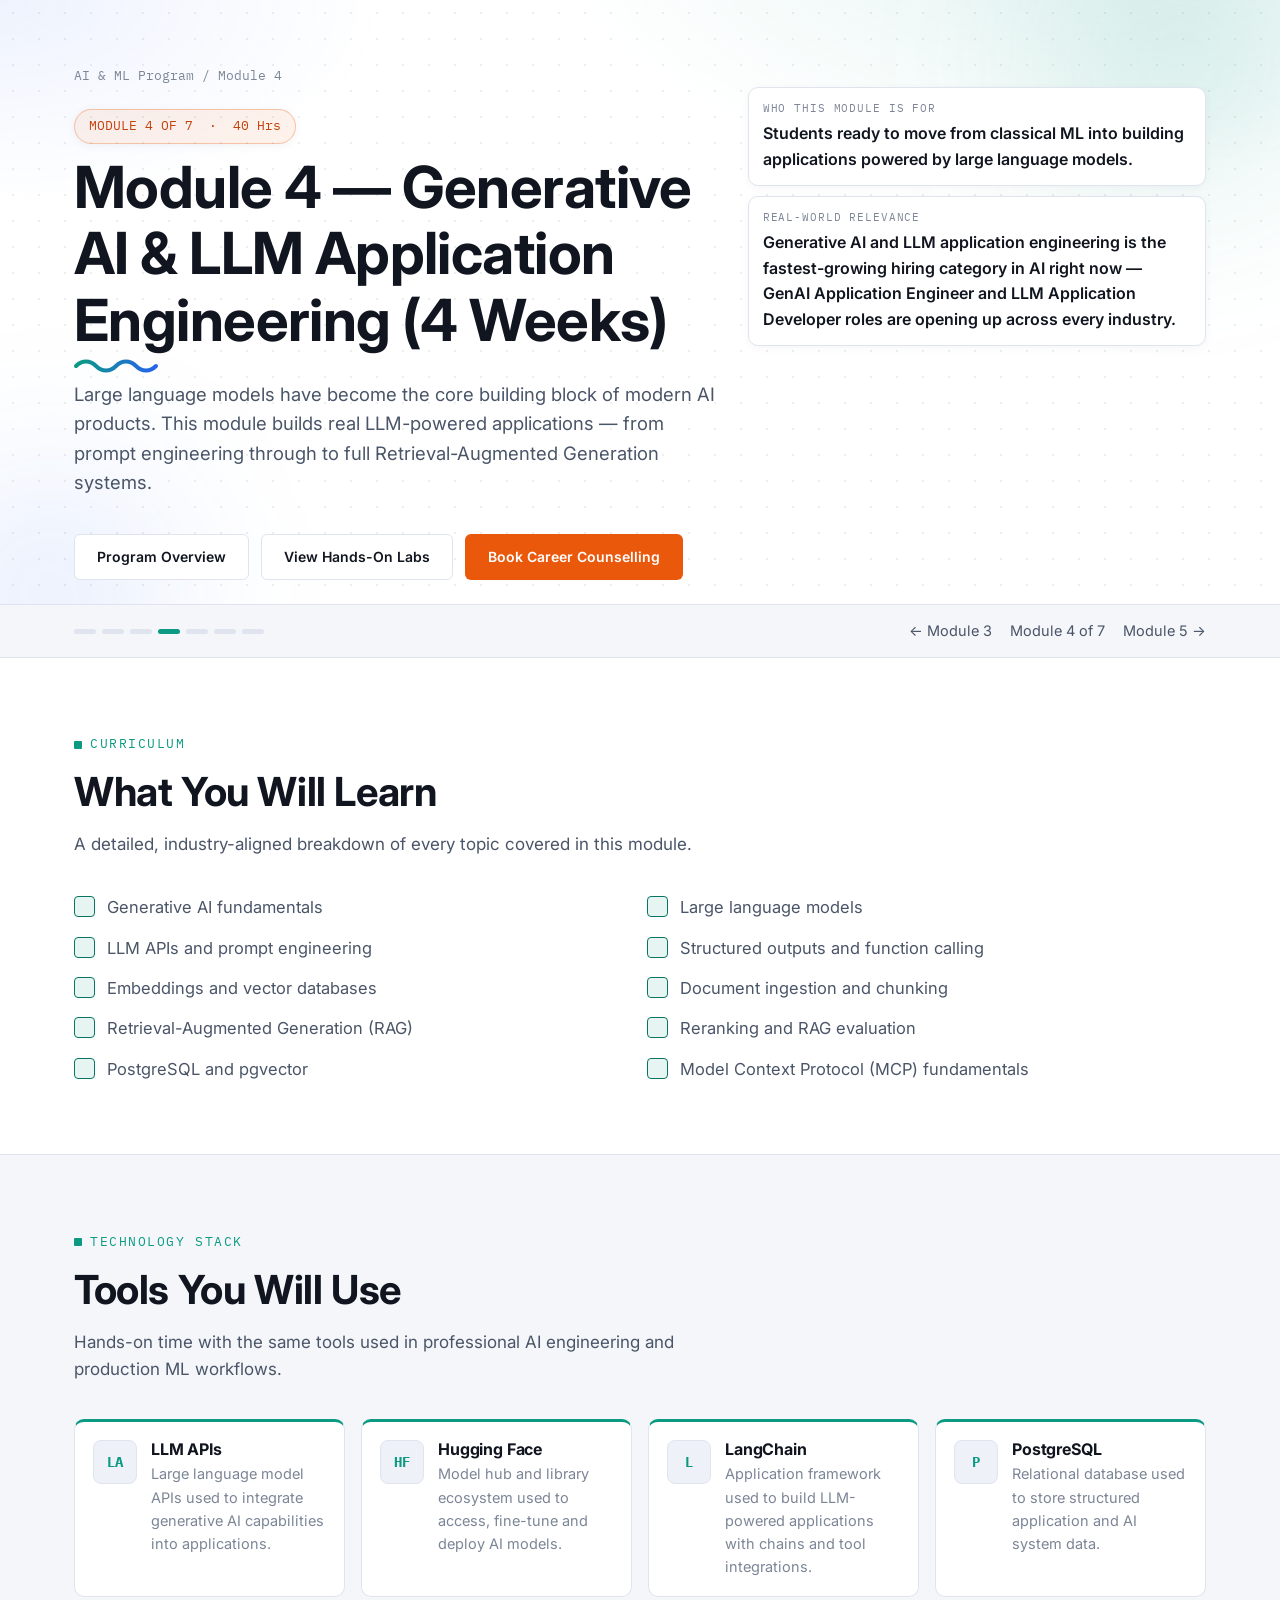
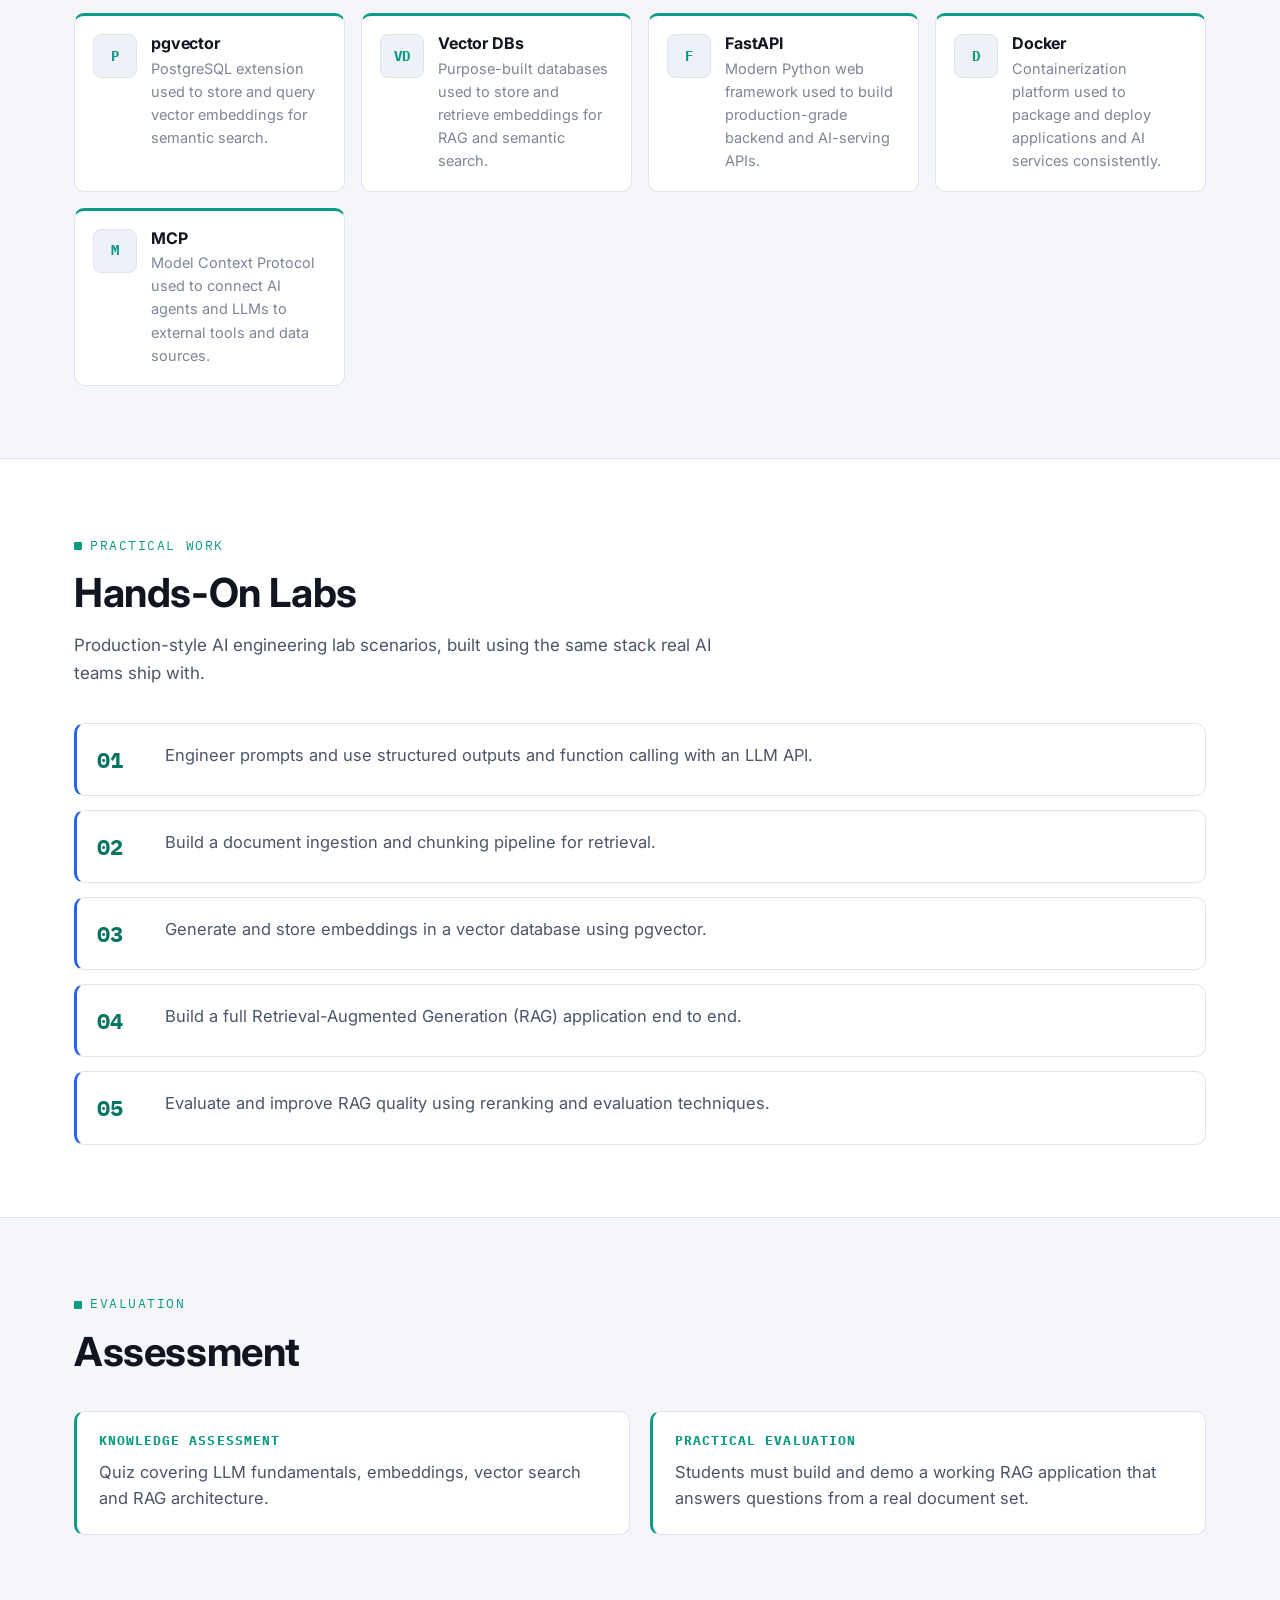
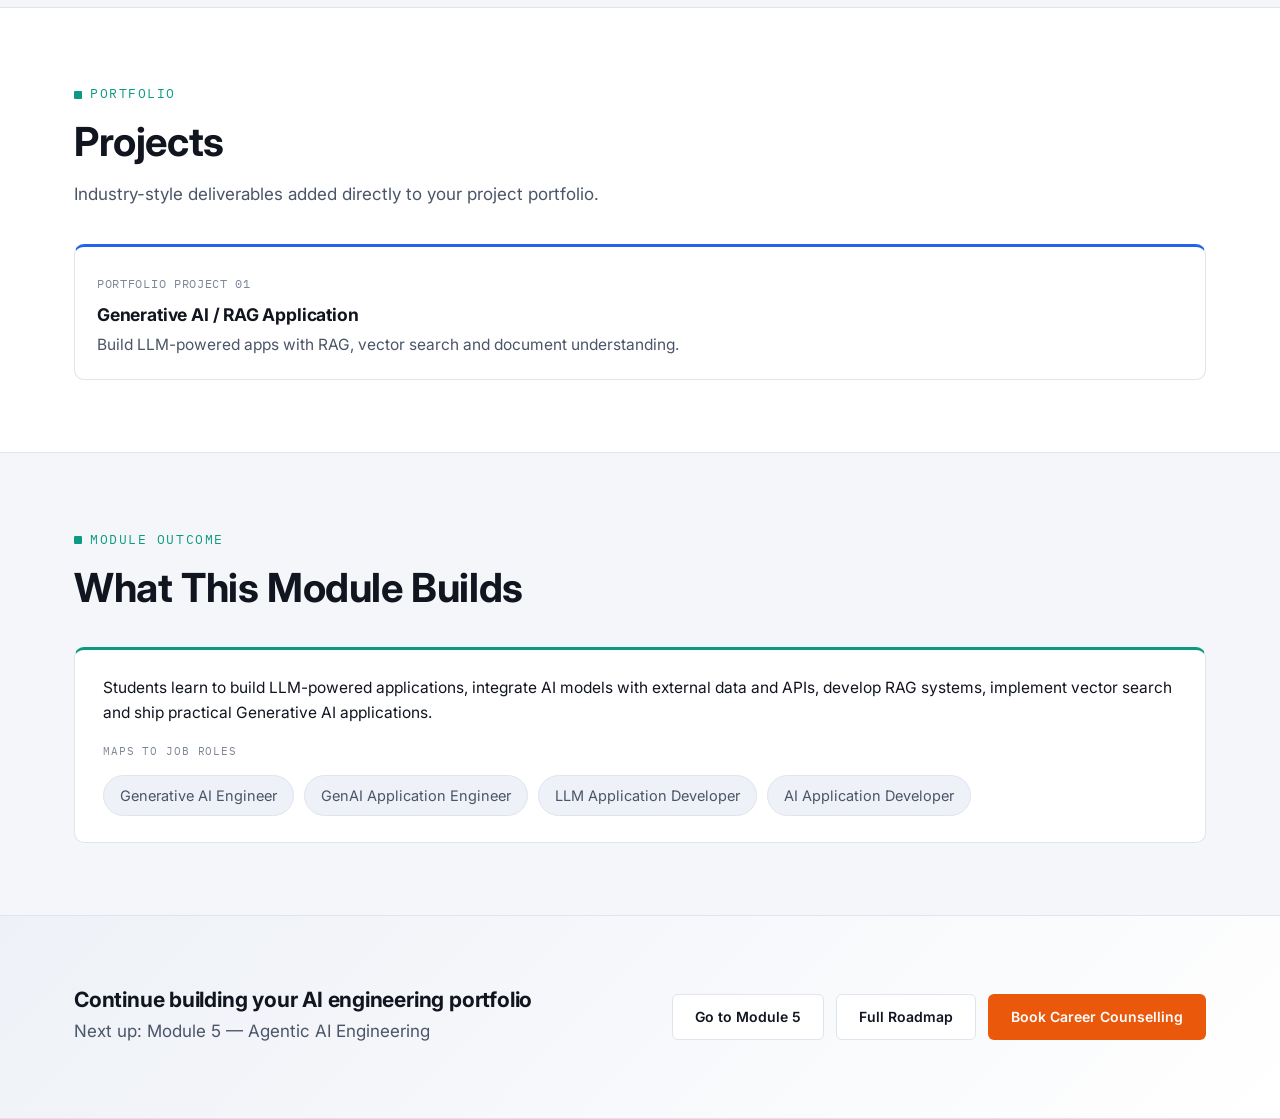
<file: module-4-generative-ai-llm-application-engineering/index.html>
<!doctype html>
<html lang="en">
<head>
<meta charset="utf-8">
<meta name="viewport" content="width=device-width, initial-scale=1">
<title>Generative AI &amp; LLM Application Engineering | Skill IT Education</title>
<meta name="description" content="Module 4 (4 Weeks): Large language models have become the core building block of modern AI products. This module builds real LLM-powered applications …">
<link rel="canonical" href="https://skilliteducation.com/courses/AI-ML/module-4-generative-ai-llm-application-engineering/">
<link rel="icon" type="image/png" sizes="32x32" href="../assets/img/favicon-32.png">
<link rel="icon" type="image/png" sizes="512x512" href="../assets/img/favicon-512.png">
<link rel="apple-touch-icon" sizes="180x180" href="../assets/img/apple-touch-icon.png">
<link rel="preconnect" href="https://fonts.googleapis.com"><link rel="preconnect" href="https://fonts.gstatic.com" crossorigin><link href="https://fonts.googleapis.com/css2?family=Inter:wght@400;500;600;700;800&family=IBM+Plex+Mono:wght@500;700&display=swap" rel="stylesheet">
<link rel="stylesheet" href="../assets/css/style.css">

<meta property="og:type" content="website">
<meta property="og:site_name" content="Skill It Education">
<meta property="og:title" content="Generative AI &amp; LLM Application Engineering | Skill IT Education">
<meta property="og:description" content="Module 4 (4 Weeks): Large language models have become the core building block of modern AI products. This module builds real LLM-powered applications …">
<meta property="og:url" content="https://skilliteducation.com/courses/AI-ML/module-4-generative-ai-llm-application-engineering/">
<meta property="og:image" content="https://skilliteducation.com/courses/AI-ML/assets/img/ai-ml-program-diagram.png">
<meta name="twitter:card" content="summary_large_image">
<meta name="twitter:title" content="Generative AI &amp; LLM Application Engineering | Skill IT Education">
<meta name="twitter:description" content="Module 4 (4 Weeks): Large language models have become the core building block of modern AI products. This module builds real LLM-powered applications …">
<meta name="twitter:image" content="https://skilliteducation.com/courses/AI-ML/assets/img/ai-ml-program-diagram.png">
<script type="application/ld+json">{"@context": "https://schema.org", "@graph": [{"@type": "BreadcrumbList", "itemListElement": [{"@type": "ListItem", "position": 1, "name": "AI & ML Program", "item": "https://skilliteducation.com/courses/AI-ML/"}, {"@type": "ListItem", "position": 2, "name": "Module 4 \u2014 Generative AI & LLM Application Engineering", "item": "https://skilliteducation.com/courses/AI-ML/module-4-generative-ai-llm-application-engineering/"}]}, {"@type": "Course", "name": "Module 4 \u2014 Generative AI & LLM Application Engineering", "description": "Large language models have become the core building block of modern AI products. This module builds real LLM-powered applications \u2014 from prompt engineering through to full Retrieval-Augmented Generation systems.", "url": "https://skilliteducation.com/courses/AI-ML/module-4-generative-ai-llm-application-engineering/", "provider": {"@type": "Organization", "name": "Skill IT Education", "sameAs": "https://skilliteducation.com"}, "isPartOf": {"@type": "Course", "name": "Advanced AI & ML Certification Program", "url": "https://skilliteducation.com/courses/AI-ML/"}}]}</script>
</head>
<body>

<main>
  <section class="hero">
    <div class="wrap">
      <div class="breadcrumb">
        <a href="../index.html">AI & ML Program</a><span class="sep">/</span><span>Module 4</span>
      </div>
      <div class="hero-grid">
        <div>
          <div class="duration-chip" style="margin-top:22px;">MODULE 4 OF 7 &nbsp;·&nbsp; 40 Hrs</div>
          <h1>Module 4 — Generative AI &amp; LLM Application Engineering (4 Weeks)</h1>
          <svg class="h1-wave" viewBox="0 0 92 16" xmlns="http://www.w3.org/2000/svg" aria-hidden="true">
        <defs>
          <linearGradient id="waveGradient" x1="0" y1="0" x2="1" y2="0">
            <stop offset="0"/>
            <stop offset="1"/>
          </linearGradient>
        </defs>
        <path d="M2 8 C 8 2, 16 2, 22 8 C 28 14, 36 14, 42 8 C 48 2, 56 2, 62 8 C 68 14, 76 14, 82 8"/>
      </svg>
          <p class="hero-lede">Large language models have become the core building block of modern AI products. This module builds real LLM-powered applications — from prompt engineering through to full Retrieval-Augmented Generation systems.</p>
        </div>
        <div class="hero-meta">
          <div class="meta-card"><div class="label">Who This Module Is For</div><div class="value">Students ready to move from classical ML into building applications powered by large language models.</div></div>
          <div class="meta-card"><div class="label">Real-World Relevance</div><div class="value">Generative AI and LLM application engineering is the fastest-growing hiring category in AI right now — GenAI Application Engineer and LLM Application Developer roles are opening up across every industry.</div></div>
        </div>
      </div>
      <div class="hero-ctas">
        <a class="btn btn-outline" href="../index.html">Program Overview</a>
        <a class="btn btn-outline" href="#labs">View Hands-On Labs</a>
        <a class="btn btn-primary" href="tel:+919177715978">Book Career Counselling</a>
      </div>
    </div>
  </section>

  <div class="progress-strip">
    <div class="wrap">
      <div class="progress-dots"><span class=""></span><span class=""></span><span class=""></span><span class="active"></span><span class=""></span><span class=""></span><span class=""></span></div>
      <div class="progress-nav"><a href="../module-3-machine-learning-engineering/">&larr; Module 3</a><span>Module 4 of 7</span><a href="../module-5-agentic-ai-engineering/">Module 5 &rarr;</a></div>
    </div>
  </div>

  <section id="learn">
    <div class="wrap">
      <div class="section-head">
        <span class="eyebrow">Curriculum</span>
        <h2>What You Will Learn</h2>
        <p>A detailed, industry-aligned breakdown of every topic covered in this module.</p>
      </div>
      <ul class="check-list grid-2"><li>Generative AI fundamentals</li><li>Large language models</li><li>LLM APIs and prompt engineering</li><li>Structured outputs and function calling</li><li>Embeddings and vector databases</li><li>Document ingestion and chunking</li><li>Retrieval-Augmented Generation (RAG)</li><li>Reranking and RAG evaluation</li><li>PostgreSQL and pgvector</li><li>Model Context Protocol (MCP) fundamentals</li></ul>
    </div>
  </section>

  <section id="tools" style="background:var(--bg-alt);border-top:1px solid var(--border);border-bottom:1px solid var(--border);">
    <div class="wrap">
      <div class="section-head">
        <span class="eyebrow">Technology Stack</span>
        <h2>Tools You Will Use</h2>
        <p>Hands-on time with the same tools used in professional AI engineering and production ML workflows.</p>
      </div>
      <div class="tool-grid">
      <div class="tool-card">
        <div class="tool-logo" role="img" aria-label="LOGO: LLM APIs" title="[LOGO: LLM APIs]">LA</div>
        <div><h4>LLM APIs</h4><p>Large language model APIs used to integrate generative AI capabilities into applications.</p></div>
      </div>
      <div class="tool-card">
        <div class="tool-logo" role="img" aria-label="LOGO: Hugging Face" title="[LOGO: Hugging Face]">HF</div>
        <div><h4>Hugging Face</h4><p>Model hub and library ecosystem used to access, fine-tune and deploy AI models.</p></div>
      </div>
      <div class="tool-card">
        <div class="tool-logo" role="img" aria-label="LOGO: LangChain" title="[LOGO: LangChain]">L</div>
        <div><h4>LangChain</h4><p>Application framework used to build LLM-powered applications with chains and tool integrations.</p></div>
      </div>
      <div class="tool-card">
        <div class="tool-logo" role="img" aria-label="LOGO: PostgreSQL" title="[LOGO: PostgreSQL]">P</div>
        <div><h4>PostgreSQL</h4><p>Relational database used to store structured application and AI system data.</p></div>
      </div>
      <div class="tool-card">
        <div class="tool-logo" role="img" aria-label="LOGO: pgvector" title="[LOGO: pgvector]">P</div>
        <div><h4>pgvector</h4><p>PostgreSQL extension used to store and query vector embeddings for semantic search.</p></div>
      </div>
      <div class="tool-card">
        <div class="tool-logo" role="img" aria-label="LOGO: Vector DBs" title="[LOGO: Vector DBs]">VD</div>
        <div><h4>Vector DBs</h4><p>Purpose-built databases used to store and retrieve embeddings for RAG and semantic search.</p></div>
      </div>
      <div class="tool-card">
        <div class="tool-logo" role="img" aria-label="LOGO: FastAPI" title="[LOGO: FastAPI]">F</div>
        <div><h4>FastAPI</h4><p>Modern Python web framework used to build production-grade backend and AI-serving APIs.</p></div>
      </div>
      <div class="tool-card">
        <div class="tool-logo" role="img" aria-label="LOGO: Docker" title="[LOGO: Docker]">D</div>
        <div><h4>Docker</h4><p>Containerization platform used to package and deploy applications and AI services consistently.</p></div>
      </div>
      <div class="tool-card">
        <div class="tool-logo" role="img" aria-label="LOGO: MCP" title="[LOGO: MCP]">M</div>
        <div><h4>MCP</h4><p>Model Context Protocol used to connect AI agents and LLMs to external tools and data sources.</p></div>
      </div>
      </div>
    </div>
  </section>

  <section id="labs">
    <div class="wrap">
      <div class="section-head">
        <span class="eyebrow">Practical Work</span>
        <h2>Hands-On Labs</h2>
        <p>Production-style AI engineering lab scenarios, built using the same stack real AI teams ship with.</p>
      </div>
      <div class="lab-list"><div class="lab-item"><div class="lab-num">01</div><p>Engineer prompts and use structured outputs and function calling with an LLM API.</p></div><div class="lab-item"><div class="lab-num">02</div><p>Build a document ingestion and chunking pipeline for retrieval.</p></div><div class="lab-item"><div class="lab-num">03</div><p>Generate and store embeddings in a vector database using pgvector.</p></div><div class="lab-item"><div class="lab-num">04</div><p>Build a full Retrieval-Augmented Generation (RAG) application end to end.</p></div><div class="lab-item"><div class="lab-num">05</div><p>Evaluate and improve RAG quality using reranking and evaluation techniques.</p></div></div>
    </div>
  </section>

  <section id="assessment" style="background:var(--bg-alt);border-top:1px solid var(--border);border-bottom:1px solid var(--border);">
    <div class="wrap">
      <div class="section-head">
        <span class="eyebrow">Evaluation</span>
        <h2>Assessment</h2>
      </div>
      <div class="assessment-grid">
        <div class="assessment-card"><h4>Knowledge Assessment</h4><p>Quiz covering LLM fundamentals, embeddings, vector search and RAG architecture.</p></div>
        <div class="assessment-card"><h4>Practical Evaluation</h4><p>Students must build and demo a working RAG application that answers questions from a real document set.</p></div>
      </div>
    </div>
  </section>

  <section id="projects">
    <div class="wrap">
      <div class="section-head">
        <span class="eyebrow">Portfolio</span>
        <h2>Projects</h2>
        <p>Industry-style deliverables added directly to your project portfolio.</p>
      </div>
      <div class="project-grid"><div class="project-card"><span class="tag">Portfolio Project 01</span><h4>Generative AI / RAG Application</h4><p>Build LLM-powered apps with RAG, vector search and document understanding.</p></div></div>
    </div>
  </section>

  <section id="outcome" style="background:var(--bg-alt);border-top:1px solid var(--border);">
    <div class="wrap">
      <div class="section-head">
        <span class="eyebrow">Module Outcome</span>
        <h2>What This Module Builds</h2>
      </div>
      <div class="outcome-block">
        <p style="color:var(--text);font-size:15.5px;">Students learn to build LLM-powered applications, integrate AI models with external data and APIs, develop RAG systems, implement vector search and ship practical Generative AI applications.</p>
        <div class="label" style="font-family:var(--mono);font-size:11px;text-transform:uppercase;letter-spacing:.08em;color:var(--text-faint);margin-top:18px;">Maps to job roles</div>
        <div class="role-chips"><span class="chip">Generative AI Engineer</span><span class="chip">GenAI Application Engineer</span><span class="chip">LLM Application Developer</span><span class="chip">AI Application Developer</span></div>
      </div>
    </div>
  </section>

  <section class="cta-banner">
    <div class="wrap">
      <div>
        <h3>Continue building your AI engineering portfolio</h3>
        <p>Next up: Module 5 — Agentic AI Engineering</p>
      </div>
      <div class="hero-ctas" style="margin:0;">
        <a class="btn btn-outline" href="../module-5-agentic-ai-engineering/">Go to Module 5</a>
        <a class="btn btn-outline" href="../index.html#roadmap">Full Roadmap</a>
        <a class="btn btn-primary" href="tel:+919177715978">Book Career Counselling</a>
      </div>
    </div>
  </section>
</main>
</body>
</html>
</file>
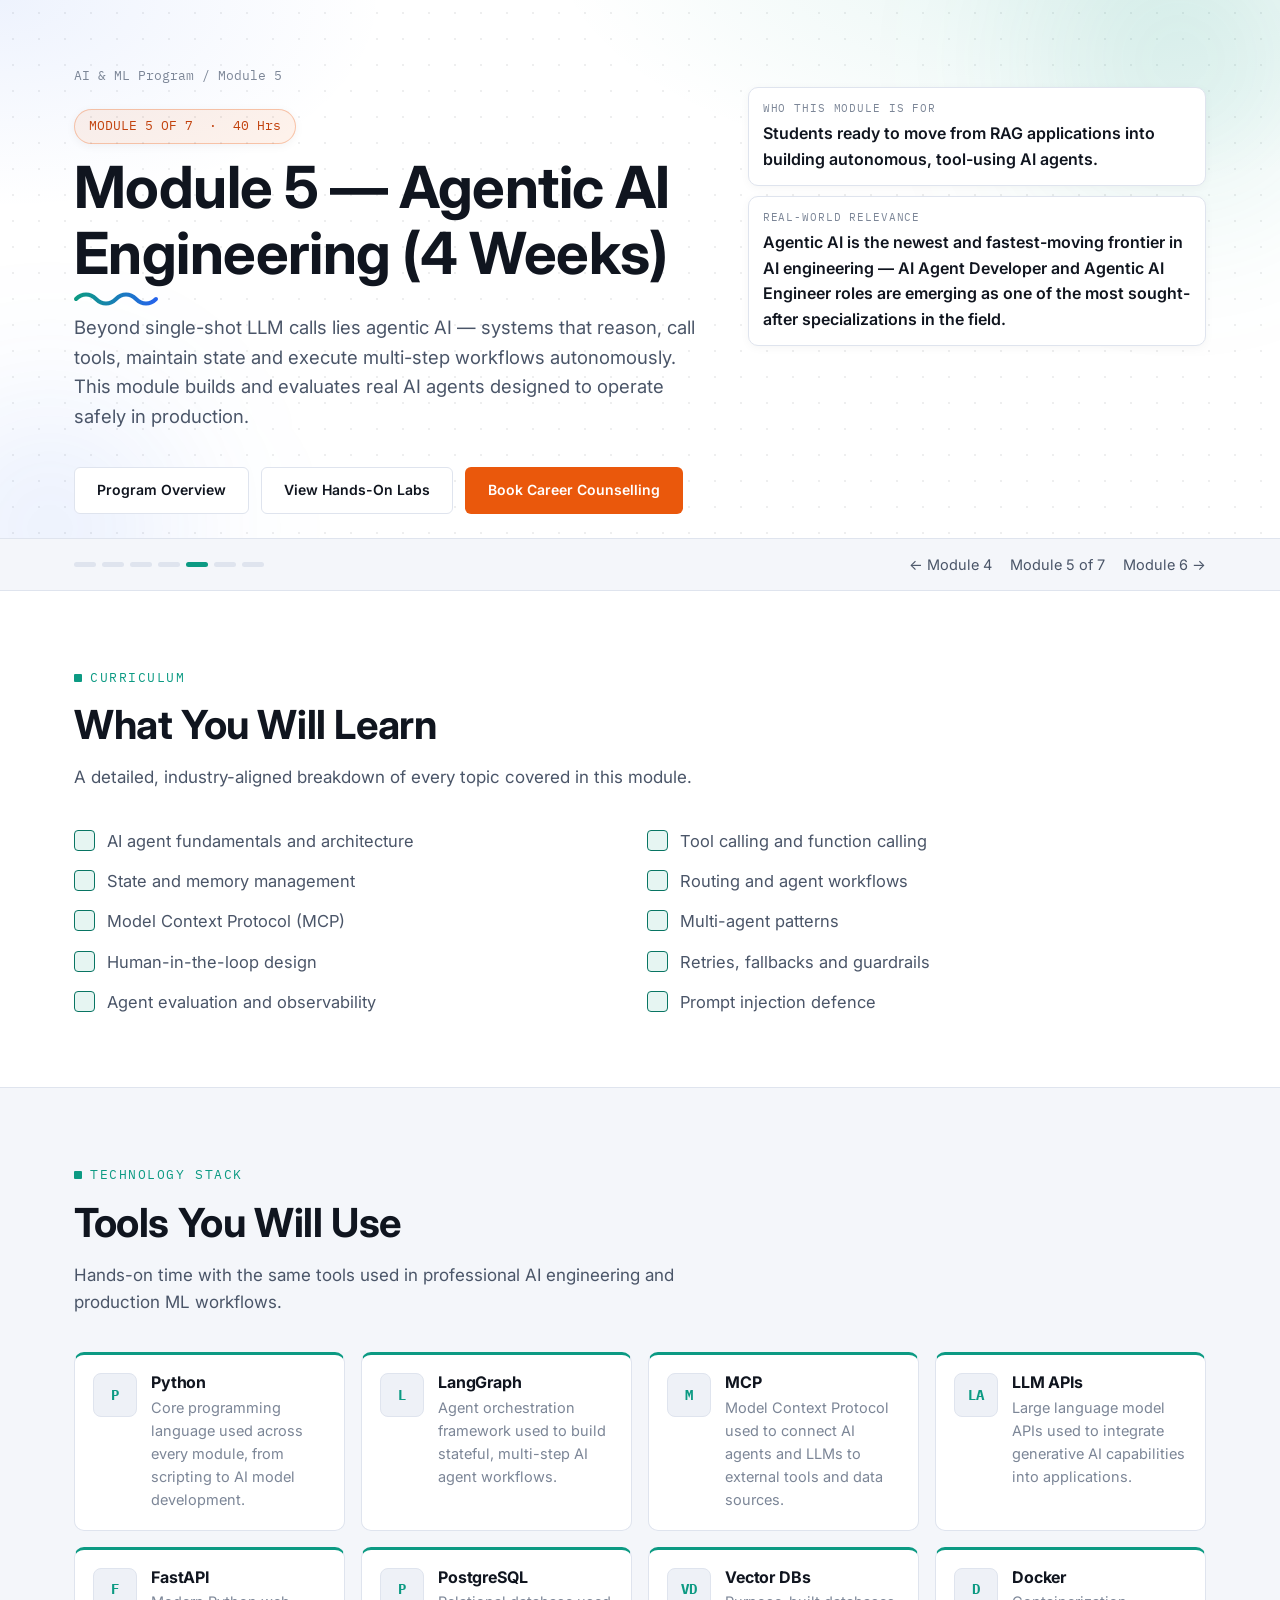
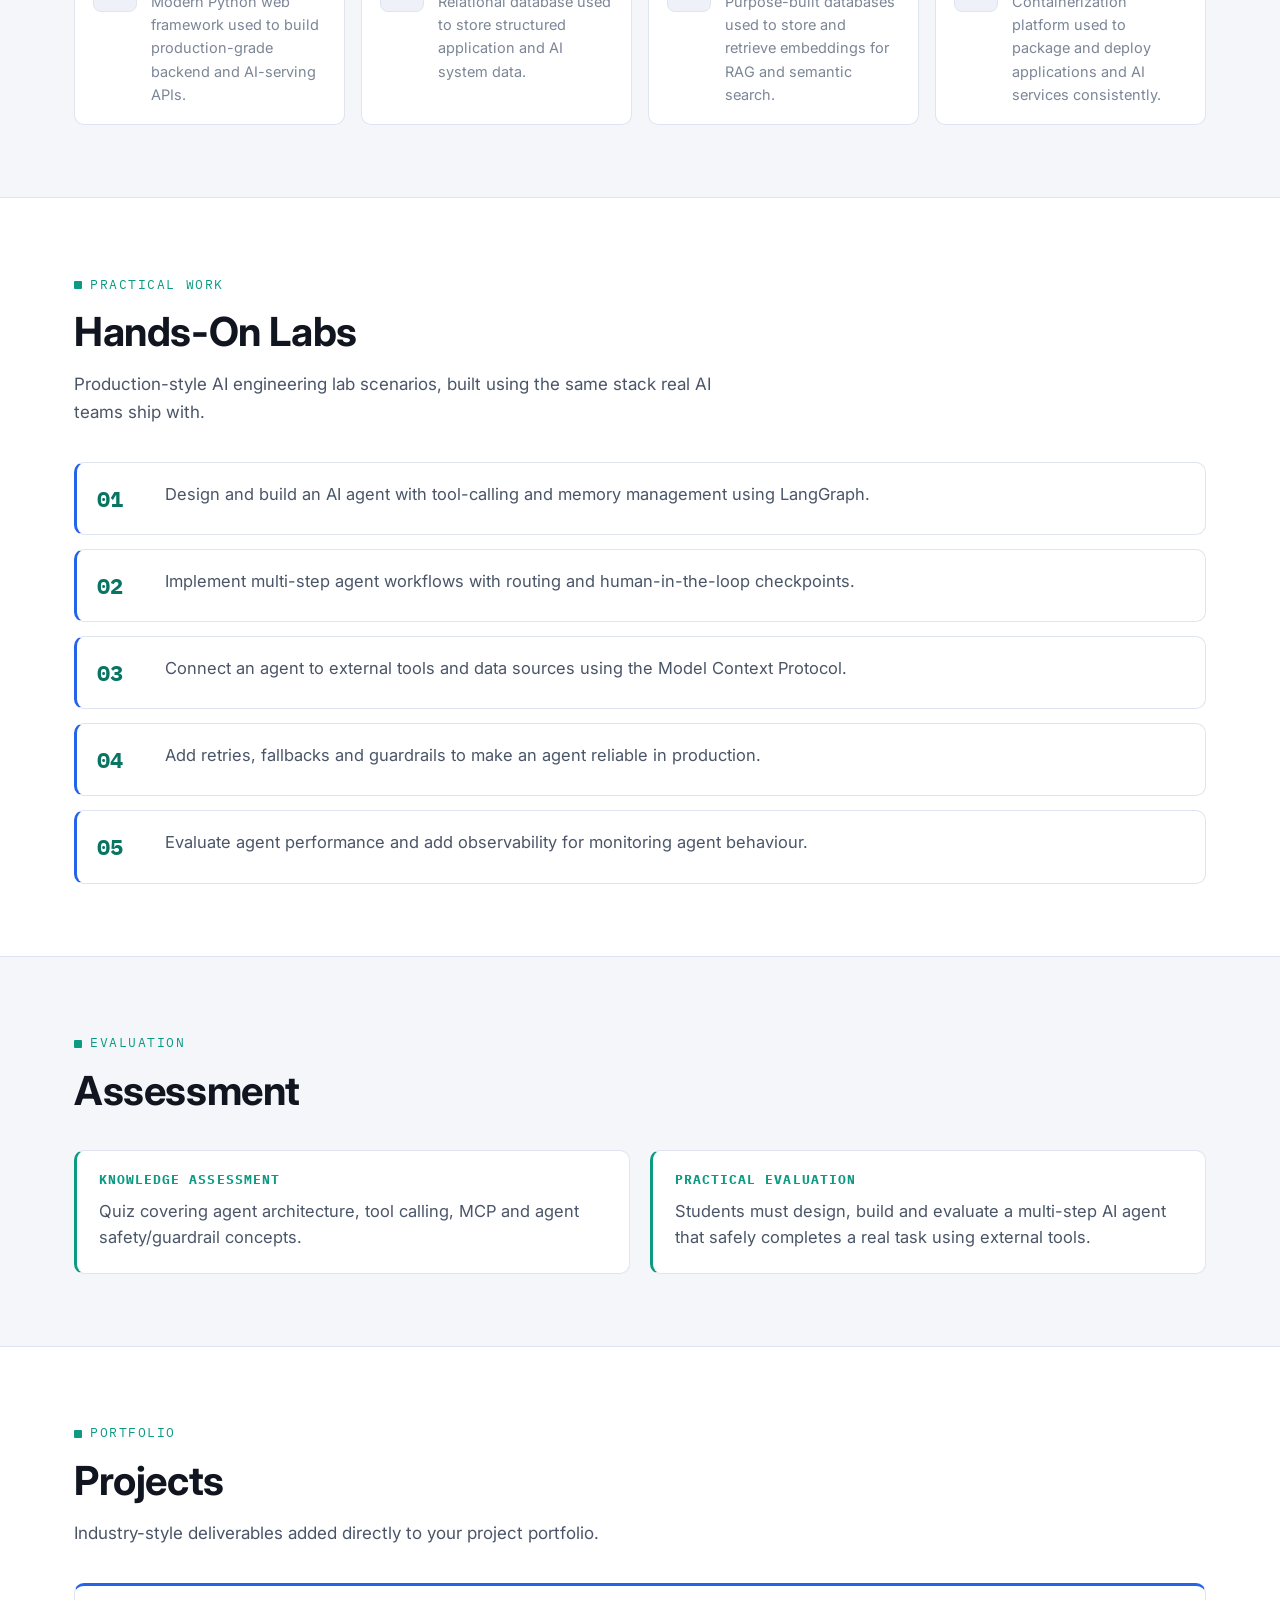
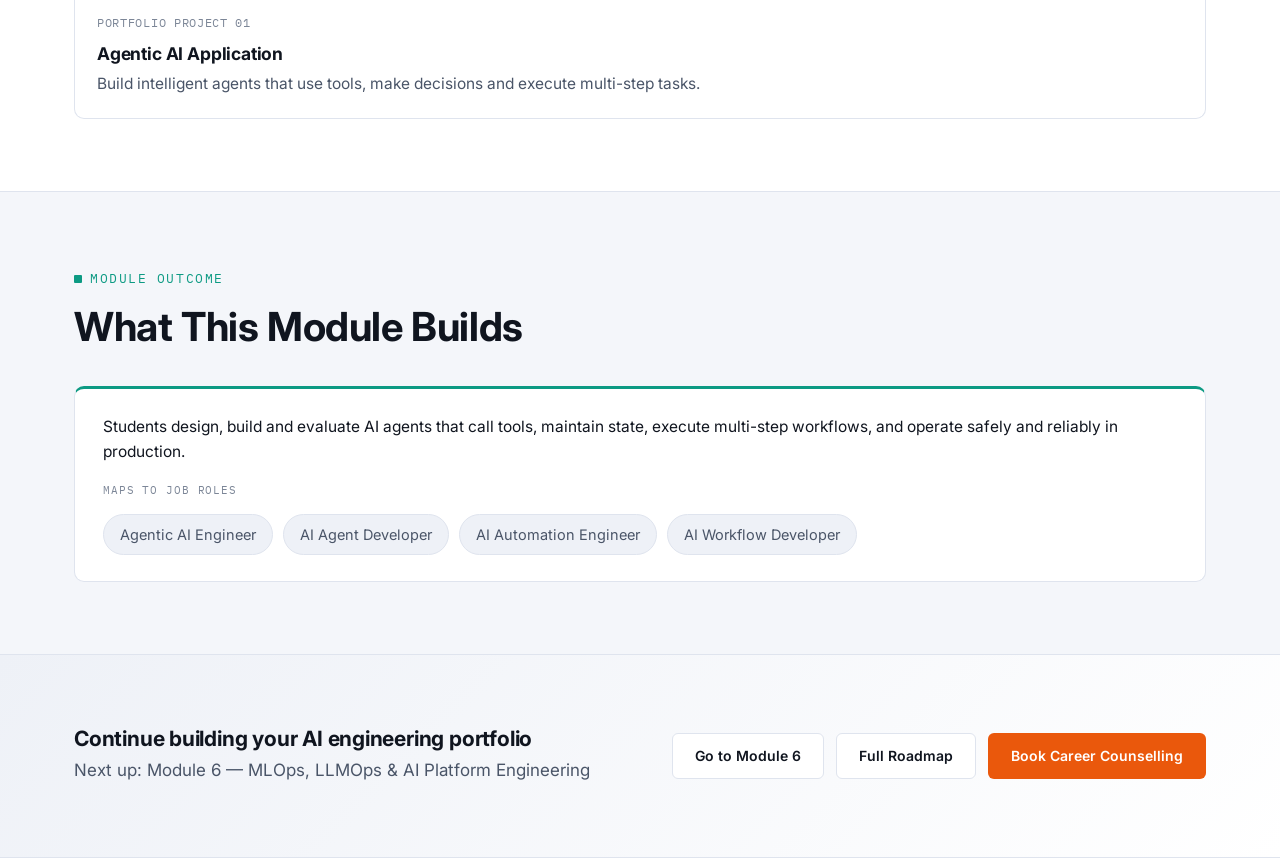
<file: module-5-agentic-ai-engineering/index.html>
<!doctype html>
<html lang="en">
<head>
<meta charset="utf-8">
<meta name="viewport" content="width=device-width, initial-scale=1">
<title>Agentic AI Engineering | Skill IT Education</title>
<meta name="description" content="Module 5 (4 Weeks): Beyond single-shot LLM calls lies agentic AI — systems that reason, call tools, maintain state and execute multi-step workflows…">
<link rel="canonical" href="https://skilliteducation.com/courses/AI-ML/module-5-agentic-ai-engineering/">
<link rel="icon" type="image/png" sizes="32x32" href="../assets/img/favicon-32.png">
<link rel="icon" type="image/png" sizes="512x512" href="../assets/img/favicon-512.png">
<link rel="apple-touch-icon" sizes="180x180" href="../assets/img/apple-touch-icon.png">
<link rel="preconnect" href="https://fonts.googleapis.com"><link rel="preconnect" href="https://fonts.gstatic.com" crossorigin><link href="https://fonts.googleapis.com/css2?family=Inter:wght@400;500;600;700;800&family=IBM+Plex+Mono:wght@500;700&display=swap" rel="stylesheet">
<link rel="stylesheet" href="../assets/css/style.css">

<meta property="og:type" content="website">
<meta property="og:site_name" content="Skill It Education">
<meta property="og:title" content="Agentic AI Engineering | Skill IT Education">
<meta property="og:description" content="Module 5 (4 Weeks): Beyond single-shot LLM calls lies agentic AI — systems that reason, call tools, maintain state and execute multi-step workflows…">
<meta property="og:url" content="https://skilliteducation.com/courses/AI-ML/module-5-agentic-ai-engineering/">
<meta property="og:image" content="https://skilliteducation.com/courses/AI-ML/assets/img/ai-ml-program-diagram.png">
<meta name="twitter:card" content="summary_large_image">
<meta name="twitter:title" content="Agentic AI Engineering | Skill IT Education">
<meta name="twitter:description" content="Module 5 (4 Weeks): Beyond single-shot LLM calls lies agentic AI — systems that reason, call tools, maintain state and execute multi-step workflows…">
<meta name="twitter:image" content="https://skilliteducation.com/courses/AI-ML/assets/img/ai-ml-program-diagram.png">
<script type="application/ld+json">{"@context": "https://schema.org", "@graph": [{"@type": "BreadcrumbList", "itemListElement": [{"@type": "ListItem", "position": 1, "name": "AI & ML Program", "item": "https://skilliteducation.com/courses/AI-ML/"}, {"@type": "ListItem", "position": 2, "name": "Module 5 \u2014 Agentic AI Engineering", "item": "https://skilliteducation.com/courses/AI-ML/module-5-agentic-ai-engineering/"}]}, {"@type": "Course", "name": "Module 5 \u2014 Agentic AI Engineering", "description": "Beyond single-shot LLM calls lies agentic AI \u2014 systems that reason, call tools, maintain state and execute multi-step workflows autonomously. This module builds and evaluates real AI agents designed to operate safely in production.", "url": "https://skilliteducation.com/courses/AI-ML/module-5-agentic-ai-engineering/", "provider": {"@type": "Organization", "name": "Skill IT Education", "sameAs": "https://skilliteducation.com"}, "isPartOf": {"@type": "Course", "name": "Advanced AI & ML Certification Program", "url": "https://skilliteducation.com/courses/AI-ML/"}}]}</script>
</head>
<body>

<main>
  <section class="hero">
    <div class="wrap">
      <div class="breadcrumb">
        <a href="../index.html">AI & ML Program</a><span class="sep">/</span><span>Module 5</span>
      </div>
      <div class="hero-grid">
        <div>
          <div class="duration-chip" style="margin-top:22px;">MODULE 5 OF 7 &nbsp;·&nbsp; 40 Hrs</div>
          <h1>Module 5 — Agentic AI Engineering (4 Weeks)</h1>
          <svg class="h1-wave" viewBox="0 0 92 16" xmlns="http://www.w3.org/2000/svg" aria-hidden="true">
        <defs>
          <linearGradient id="waveGradient" x1="0" y1="0" x2="1" y2="0">
            <stop offset="0"/>
            <stop offset="1"/>
          </linearGradient>
        </defs>
        <path d="M2 8 C 8 2, 16 2, 22 8 C 28 14, 36 14, 42 8 C 48 2, 56 2, 62 8 C 68 14, 76 14, 82 8"/>
      </svg>
          <p class="hero-lede">Beyond single-shot LLM calls lies agentic AI — systems that reason, call tools, maintain state and execute multi-step workflows autonomously. This module builds and evaluates real AI agents designed to operate safely in production.</p>
        </div>
        <div class="hero-meta">
          <div class="meta-card"><div class="label">Who This Module Is For</div><div class="value">Students ready to move from RAG applications into building autonomous, tool-using AI agents.</div></div>
          <div class="meta-card"><div class="label">Real-World Relevance</div><div class="value">Agentic AI is the newest and fastest-moving frontier in AI engineering — AI Agent Developer and Agentic AI Engineer roles are emerging as one of the most sought-after specializations in the field.</div></div>
        </div>
      </div>
      <div class="hero-ctas">
        <a class="btn btn-outline" href="../index.html">Program Overview</a>
        <a class="btn btn-outline" href="#labs">View Hands-On Labs</a>
        <a class="btn btn-primary" href="tel:+919177715978">Book Career Counselling</a>
      </div>
    </div>
  </section>

  <div class="progress-strip">
    <div class="wrap">
      <div class="progress-dots"><span class=""></span><span class=""></span><span class=""></span><span class=""></span><span class="active"></span><span class=""></span><span class=""></span></div>
      <div class="progress-nav"><a href="../module-4-generative-ai-llm-application-engineering/">&larr; Module 4</a><span>Module 5 of 7</span><a href="../module-6-mlops-llmops-ai-platform-engineering/">Module 6 &rarr;</a></div>
    </div>
  </div>

  <section id="learn">
    <div class="wrap">
      <div class="section-head">
        <span class="eyebrow">Curriculum</span>
        <h2>What You Will Learn</h2>
        <p>A detailed, industry-aligned breakdown of every topic covered in this module.</p>
      </div>
      <ul class="check-list grid-2"><li>AI agent fundamentals and architecture</li><li>Tool calling and function calling</li><li>State and memory management</li><li>Routing and agent workflows</li><li>Model Context Protocol (MCP)</li><li>Multi-agent patterns</li><li>Human-in-the-loop design</li><li>Retries, fallbacks and guardrails</li><li>Agent evaluation and observability</li><li>Prompt injection defence</li></ul>
    </div>
  </section>

  <section id="tools" style="background:var(--bg-alt);border-top:1px solid var(--border);border-bottom:1px solid var(--border);">
    <div class="wrap">
      <div class="section-head">
        <span class="eyebrow">Technology Stack</span>
        <h2>Tools You Will Use</h2>
        <p>Hands-on time with the same tools used in professional AI engineering and production ML workflows.</p>
      </div>
      <div class="tool-grid">
      <div class="tool-card">
        <div class="tool-logo" role="img" aria-label="LOGO: Python" title="[LOGO: Python]">P</div>
        <div><h4>Python</h4><p>Core programming language used across every module, from scripting to AI model development.</p></div>
      </div>
      <div class="tool-card">
        <div class="tool-logo" role="img" aria-label="LOGO: LangGraph" title="[LOGO: LangGraph]">L</div>
        <div><h4>LangGraph</h4><p>Agent orchestration framework used to build stateful, multi-step AI agent workflows.</p></div>
      </div>
      <div class="tool-card">
        <div class="tool-logo" role="img" aria-label="LOGO: MCP" title="[LOGO: MCP]">M</div>
        <div><h4>MCP</h4><p>Model Context Protocol used to connect AI agents and LLMs to external tools and data sources.</p></div>
      </div>
      <div class="tool-card">
        <div class="tool-logo" role="img" aria-label="LOGO: LLM APIs" title="[LOGO: LLM APIs]">LA</div>
        <div><h4>LLM APIs</h4><p>Large language model APIs used to integrate generative AI capabilities into applications.</p></div>
      </div>
      <div class="tool-card">
        <div class="tool-logo" role="img" aria-label="LOGO: FastAPI" title="[LOGO: FastAPI]">F</div>
        <div><h4>FastAPI</h4><p>Modern Python web framework used to build production-grade backend and AI-serving APIs.</p></div>
      </div>
      <div class="tool-card">
        <div class="tool-logo" role="img" aria-label="LOGO: PostgreSQL" title="[LOGO: PostgreSQL]">P</div>
        <div><h4>PostgreSQL</h4><p>Relational database used to store structured application and AI system data.</p></div>
      </div>
      <div class="tool-card">
        <div class="tool-logo" role="img" aria-label="LOGO: Vector DBs" title="[LOGO: Vector DBs]">VD</div>
        <div><h4>Vector DBs</h4><p>Purpose-built databases used to store and retrieve embeddings for RAG and semantic search.</p></div>
      </div>
      <div class="tool-card">
        <div class="tool-logo" role="img" aria-label="LOGO: Docker" title="[LOGO: Docker]">D</div>
        <div><h4>Docker</h4><p>Containerization platform used to package and deploy applications and AI services consistently.</p></div>
      </div>
      </div>
    </div>
  </section>

  <section id="labs">
    <div class="wrap">
      <div class="section-head">
        <span class="eyebrow">Practical Work</span>
        <h2>Hands-On Labs</h2>
        <p>Production-style AI engineering lab scenarios, built using the same stack real AI teams ship with.</p>
      </div>
      <div class="lab-list"><div class="lab-item"><div class="lab-num">01</div><p>Design and build an AI agent with tool-calling and memory management using LangGraph.</p></div><div class="lab-item"><div class="lab-num">02</div><p>Implement multi-step agent workflows with routing and human-in-the-loop checkpoints.</p></div><div class="lab-item"><div class="lab-num">03</div><p>Connect an agent to external tools and data sources using the Model Context Protocol.</p></div><div class="lab-item"><div class="lab-num">04</div><p>Add retries, fallbacks and guardrails to make an agent reliable in production.</p></div><div class="lab-item"><div class="lab-num">05</div><p>Evaluate agent performance and add observability for monitoring agent behaviour.</p></div></div>
    </div>
  </section>

  <section id="assessment" style="background:var(--bg-alt);border-top:1px solid var(--border);border-bottom:1px solid var(--border);">
    <div class="wrap">
      <div class="section-head">
        <span class="eyebrow">Evaluation</span>
        <h2>Assessment</h2>
      </div>
      <div class="assessment-grid">
        <div class="assessment-card"><h4>Knowledge Assessment</h4><p>Quiz covering agent architecture, tool calling, MCP and agent safety/guardrail concepts.</p></div>
        <div class="assessment-card"><h4>Practical Evaluation</h4><p>Students must design, build and evaluate a multi-step AI agent that safely completes a real task using external tools.</p></div>
      </div>
    </div>
  </section>

  <section id="projects">
    <div class="wrap">
      <div class="section-head">
        <span class="eyebrow">Portfolio</span>
        <h2>Projects</h2>
        <p>Industry-style deliverables added directly to your project portfolio.</p>
      </div>
      <div class="project-grid"><div class="project-card"><span class="tag">Portfolio Project 01</span><h4>Agentic AI Application</h4><p>Build intelligent agents that use tools, make decisions and execute multi-step tasks.</p></div></div>
    </div>
  </section>

  <section id="outcome" style="background:var(--bg-alt);border-top:1px solid var(--border);">
    <div class="wrap">
      <div class="section-head">
        <span class="eyebrow">Module Outcome</span>
        <h2>What This Module Builds</h2>
      </div>
      <div class="outcome-block">
        <p style="color:var(--text);font-size:15.5px;">Students design, build and evaluate AI agents that call tools, maintain state, execute multi-step workflows, and operate safely and reliably in production.</p>
        <div class="label" style="font-family:var(--mono);font-size:11px;text-transform:uppercase;letter-spacing:.08em;color:var(--text-faint);margin-top:18px;">Maps to job roles</div>
        <div class="role-chips"><span class="chip">Agentic AI Engineer</span><span class="chip">AI Agent Developer</span><span class="chip">AI Automation Engineer</span><span class="chip">AI Workflow Developer</span></div>
      </div>
    </div>
  </section>

  <section class="cta-banner">
    <div class="wrap">
      <div>
        <h3>Continue building your AI engineering portfolio</h3>
        <p>Next up: Module 6 — MLOps, LLMOps &amp; AI Platform Engineering</p>
      </div>
      <div class="hero-ctas" style="margin:0;">
        <a class="btn btn-outline" href="../module-6-mlops-llmops-ai-platform-engineering/">Go to Module 6</a>
        <a class="btn btn-outline" href="../index.html#roadmap">Full Roadmap</a>
        <a class="btn btn-primary" href="tel:+919177715978">Book Career Counselling</a>
      </div>
    </div>
  </section>
</main>
</body>
</html>
</file>
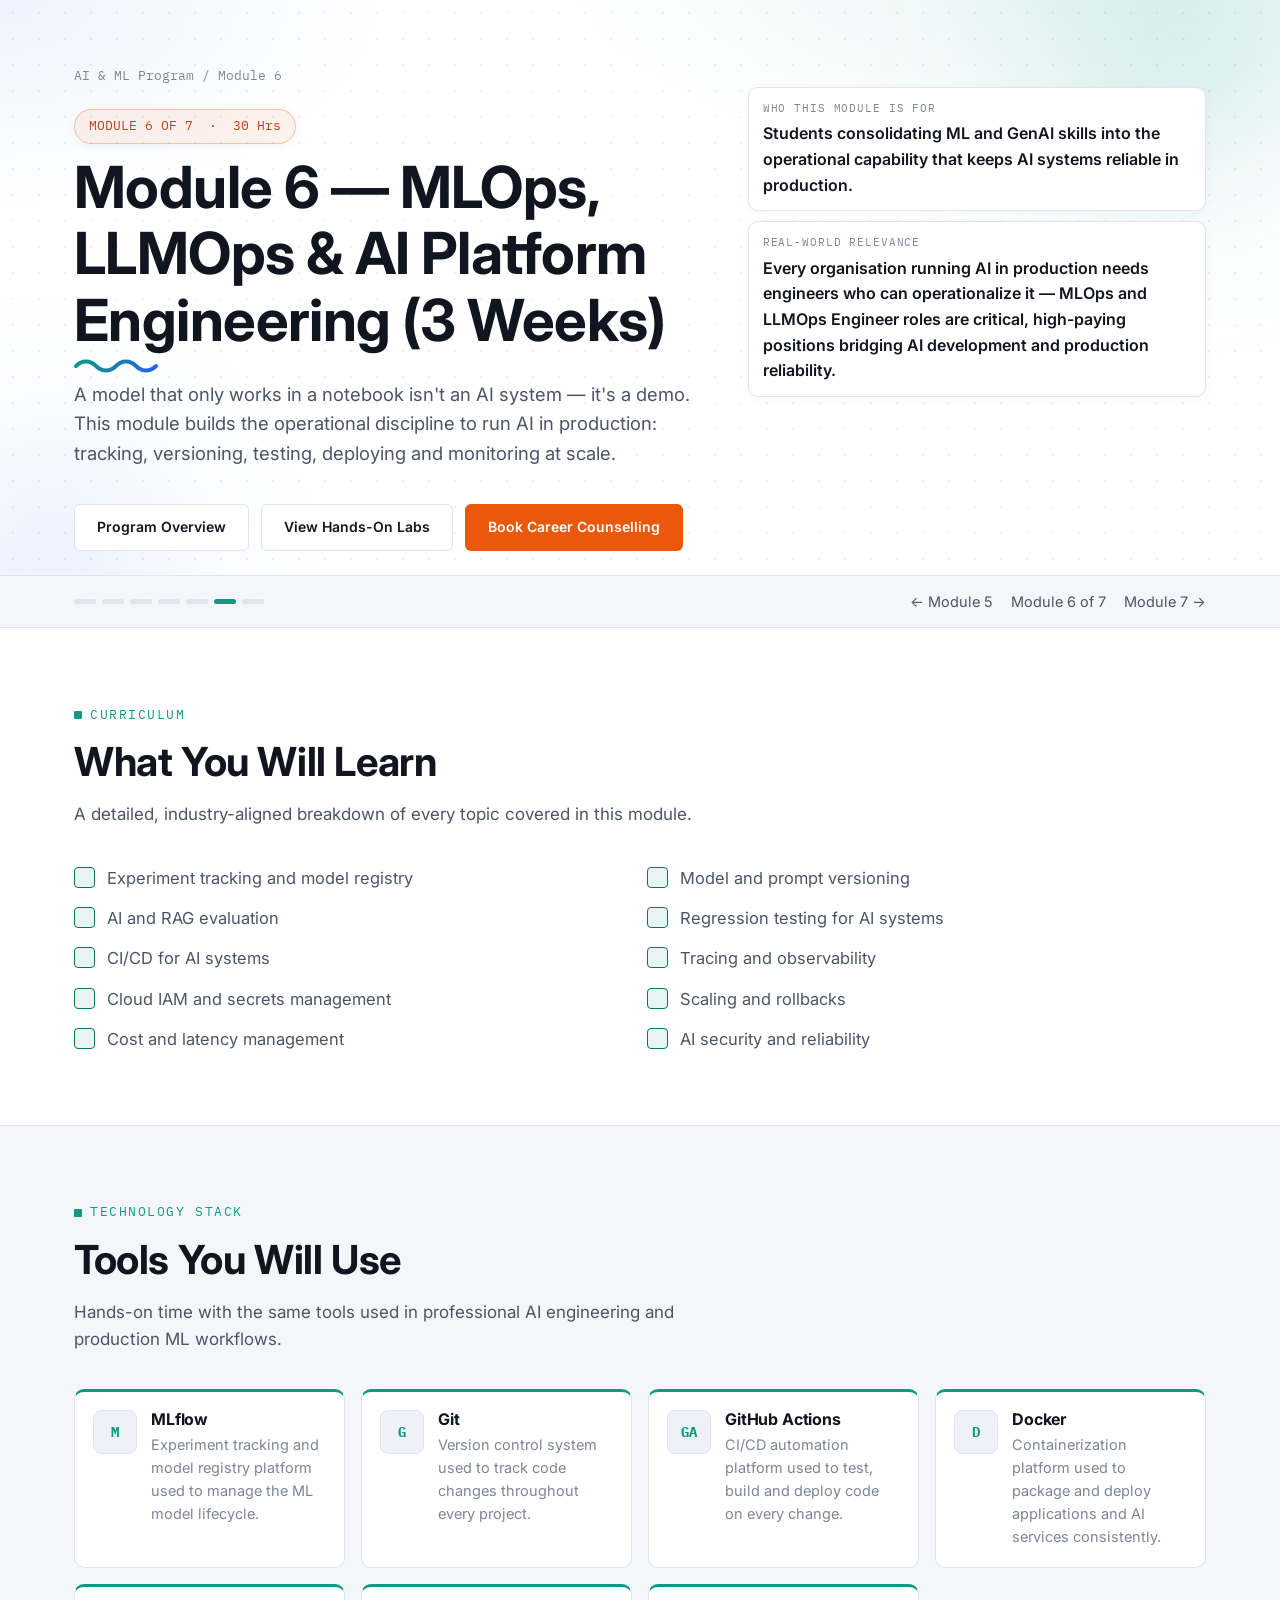
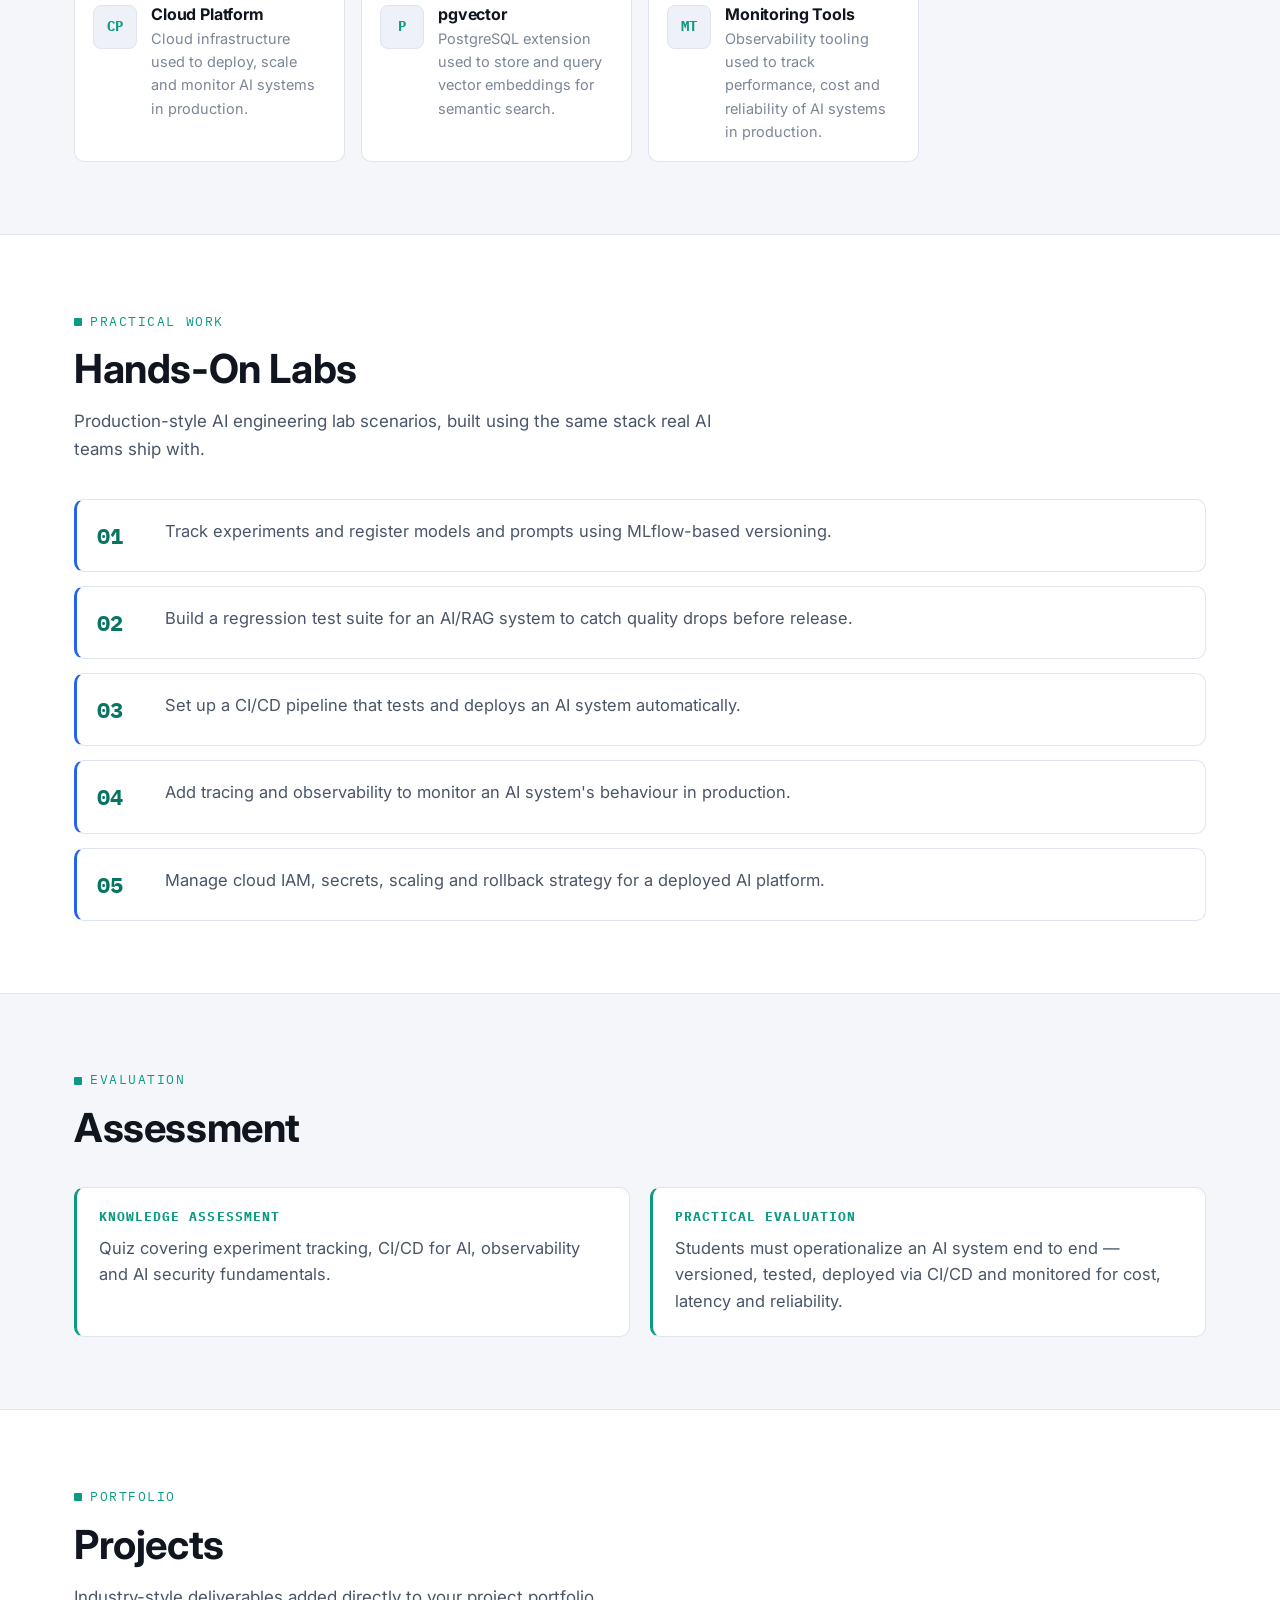
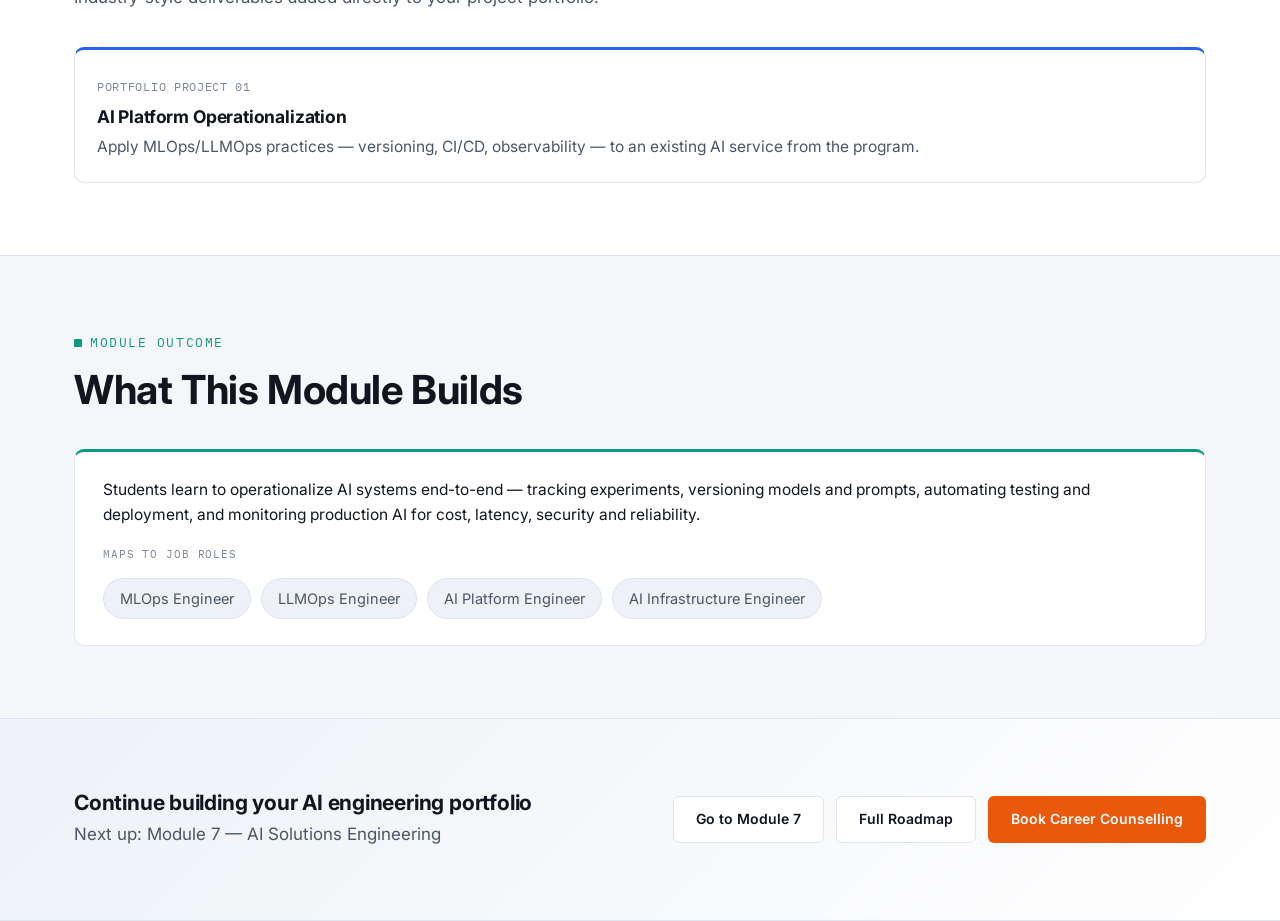
<file: module-6-mlops-llmops-ai-platform-engineering/index.html>
<!doctype html>
<html lang="en">
<head>
<meta charset="utf-8">
<meta name="viewport" content="width=device-width, initial-scale=1">
<title>MLOps, LLMOps &amp; AI Platform Engineering | Skill IT Education</title>
<meta name="description" content="Module 6 (3 Weeks): A model that only works in a notebook isn't an AI system — it's a demo. This module builds the operational discipline to run AI in…">
<link rel="canonical" href="https://skilliteducation.com/courses/AI-ML/module-6-mlops-llmops-ai-platform-engineering/">
<link rel="icon" type="image/png" sizes="32x32" href="../assets/img/favicon-32.png">
<link rel="icon" type="image/png" sizes="512x512" href="../assets/img/favicon-512.png">
<link rel="apple-touch-icon" sizes="180x180" href="../assets/img/apple-touch-icon.png">
<link rel="preconnect" href="https://fonts.googleapis.com"><link rel="preconnect" href="https://fonts.gstatic.com" crossorigin><link href="https://fonts.googleapis.com/css2?family=Inter:wght@400;500;600;700;800&family=IBM+Plex+Mono:wght@500;700&display=swap" rel="stylesheet">
<link rel="stylesheet" href="../assets/css/style.css">

<meta property="og:type" content="website">
<meta property="og:site_name" content="Skill It Education">
<meta property="og:title" content="MLOps, LLMOps &amp; AI Platform Engineering | Skill IT Education">
<meta property="og:description" content="Module 6 (3 Weeks): A model that only works in a notebook isn't an AI system — it's a demo. This module builds the operational discipline to run AI in…">
<meta property="og:url" content="https://skilliteducation.com/courses/AI-ML/module-6-mlops-llmops-ai-platform-engineering/">
<meta property="og:image" content="https://skilliteducation.com/courses/AI-ML/assets/img/ai-ml-program-diagram.png">
<meta name="twitter:card" content="summary_large_image">
<meta name="twitter:title" content="MLOps, LLMOps &amp; AI Platform Engineering | Skill IT Education">
<meta name="twitter:description" content="Module 6 (3 Weeks): A model that only works in a notebook isn't an AI system — it's a demo. This module builds the operational discipline to run AI in…">
<meta name="twitter:image" content="https://skilliteducation.com/courses/AI-ML/assets/img/ai-ml-program-diagram.png">
<script type="application/ld+json">{"@context": "https://schema.org", "@graph": [{"@type": "BreadcrumbList", "itemListElement": [{"@type": "ListItem", "position": 1, "name": "AI & ML Program", "item": "https://skilliteducation.com/courses/AI-ML/"}, {"@type": "ListItem", "position": 2, "name": "Module 6 \u2014 MLOps, LLMOps & AI Platform Engineering", "item": "https://skilliteducation.com/courses/AI-ML/module-6-mlops-llmops-ai-platform-engineering/"}]}, {"@type": "Course", "name": "Module 6 \u2014 MLOps, LLMOps & AI Platform Engineering", "description": "A model that only works in a notebook isn't an AI system \u2014 it's a demo. This module builds the operational discipline to run AI in production: tracking, versioning, testing, deploying and monitoring at scale.", "url": "https://skilliteducation.com/courses/AI-ML/module-6-mlops-llmops-ai-platform-engineering/", "provider": {"@type": "Organization", "name": "Skill IT Education", "sameAs": "https://skilliteducation.com"}, "isPartOf": {"@type": "Course", "name": "Advanced AI & ML Certification Program", "url": "https://skilliteducation.com/courses/AI-ML/"}}]}</script>
</head>
<body>

<main>
  <section class="hero">
    <div class="wrap">
      <div class="breadcrumb">
        <a href="../index.html">AI & ML Program</a><span class="sep">/</span><span>Module 6</span>
      </div>
      <div class="hero-grid">
        <div>
          <div class="duration-chip" style="margin-top:22px;">MODULE 6 OF 7 &nbsp;·&nbsp; 30 Hrs</div>
          <h1>Module 6 — MLOps, LLMOps &amp; AI Platform Engineering (3 Weeks)</h1>
          <svg class="h1-wave" viewBox="0 0 92 16" xmlns="http://www.w3.org/2000/svg" aria-hidden="true">
        <defs>
          <linearGradient id="waveGradient" x1="0" y1="0" x2="1" y2="0">
            <stop offset="0"/>
            <stop offset="1"/>
          </linearGradient>
        </defs>
        <path d="M2 8 C 8 2, 16 2, 22 8 C 28 14, 36 14, 42 8 C 48 2, 56 2, 62 8 C 68 14, 76 14, 82 8"/>
      </svg>
          <p class="hero-lede">A model that only works in a notebook isn't an AI system — it's a demo. This module builds the operational discipline to run AI in production: tracking, versioning, testing, deploying and monitoring at scale.</p>
        </div>
        <div class="hero-meta">
          <div class="meta-card"><div class="label">Who This Module Is For</div><div class="value">Students consolidating ML and GenAI skills into the operational capability that keeps AI systems reliable in production.</div></div>
          <div class="meta-card"><div class="label">Real-World Relevance</div><div class="value">Every organisation running AI in production needs engineers who can operationalize it — MLOps and LLMOps Engineer roles are critical, high-paying positions bridging AI development and production reliability.</div></div>
        </div>
      </div>
      <div class="hero-ctas">
        <a class="btn btn-outline" href="../index.html">Program Overview</a>
        <a class="btn btn-outline" href="#labs">View Hands-On Labs</a>
        <a class="btn btn-primary" href="tel:+919177715978">Book Career Counselling</a>
      </div>
    </div>
  </section>

  <div class="progress-strip">
    <div class="wrap">
      <div class="progress-dots"><span class=""></span><span class=""></span><span class=""></span><span class=""></span><span class=""></span><span class="active"></span><span class=""></span></div>
      <div class="progress-nav"><a href="../module-5-agentic-ai-engineering/">&larr; Module 5</a><span>Module 6 of 7</span><a href="../module-7-ai-solutions-engineering/">Module 7 &rarr;</a></div>
    </div>
  </div>

  <section id="learn">
    <div class="wrap">
      <div class="section-head">
        <span class="eyebrow">Curriculum</span>
        <h2>What You Will Learn</h2>
        <p>A detailed, industry-aligned breakdown of every topic covered in this module.</p>
      </div>
      <ul class="check-list grid-2"><li>Experiment tracking and model registry</li><li>Model and prompt versioning</li><li>AI and RAG evaluation</li><li>Regression testing for AI systems</li><li>CI/CD for AI systems</li><li>Tracing and observability</li><li>Cloud IAM and secrets management</li><li>Scaling and rollbacks</li><li>Cost and latency management</li><li>AI security and reliability</li></ul>
    </div>
  </section>

  <section id="tools" style="background:var(--bg-alt);border-top:1px solid var(--border);border-bottom:1px solid var(--border);">
    <div class="wrap">
      <div class="section-head">
        <span class="eyebrow">Technology Stack</span>
        <h2>Tools You Will Use</h2>
        <p>Hands-on time with the same tools used in professional AI engineering and production ML workflows.</p>
      </div>
      <div class="tool-grid">
      <div class="tool-card">
        <div class="tool-logo" role="img" aria-label="LOGO: MLflow" title="[LOGO: MLflow]">M</div>
        <div><h4>MLflow</h4><p>Experiment tracking and model registry platform used to manage the ML model lifecycle.</p></div>
      </div>
      <div class="tool-card">
        <div class="tool-logo" role="img" aria-label="LOGO: Git" title="[LOGO: Git]">G</div>
        <div><h4>Git</h4><p>Version control system used to track code changes throughout every project.</p></div>
      </div>
      <div class="tool-card">
        <div class="tool-logo" role="img" aria-label="LOGO: GitHub Actions" title="[LOGO: GitHub Actions]">GA</div>
        <div><h4>GitHub Actions</h4><p>CI/CD automation platform used to test, build and deploy code on every change.</p></div>
      </div>
      <div class="tool-card">
        <div class="tool-logo" role="img" aria-label="LOGO: Docker" title="[LOGO: Docker]">D</div>
        <div><h4>Docker</h4><p>Containerization platform used to package and deploy applications and AI services consistently.</p></div>
      </div>
      <div class="tool-card">
        <div class="tool-logo" role="img" aria-label="LOGO: Cloud Platform" title="[LOGO: Cloud Platform]">CP</div>
        <div><h4>Cloud Platform</h4><p>Cloud infrastructure used to deploy, scale and monitor AI systems in production.</p></div>
      </div>
      <div class="tool-card">
        <div class="tool-logo" role="img" aria-label="LOGO: pgvector" title="[LOGO: pgvector]">P</div>
        <div><h4>pgvector</h4><p>PostgreSQL extension used to store and query vector embeddings for semantic search.</p></div>
      </div>
      <div class="tool-card">
        <div class="tool-logo" role="img" aria-label="LOGO: Monitoring Tools" title="[LOGO: Monitoring Tools]">MT</div>
        <div><h4>Monitoring Tools</h4><p>Observability tooling used to track performance, cost and reliability of AI systems in production.</p></div>
      </div>
      </div>
    </div>
  </section>

  <section id="labs">
    <div class="wrap">
      <div class="section-head">
        <span class="eyebrow">Practical Work</span>
        <h2>Hands-On Labs</h2>
        <p>Production-style AI engineering lab scenarios, built using the same stack real AI teams ship with.</p>
      </div>
      <div class="lab-list"><div class="lab-item"><div class="lab-num">01</div><p>Track experiments and register models and prompts using MLflow-based versioning.</p></div><div class="lab-item"><div class="lab-num">02</div><p>Build a regression test suite for an AI/RAG system to catch quality drops before release.</p></div><div class="lab-item"><div class="lab-num">03</div><p>Set up a CI/CD pipeline that tests and deploys an AI system automatically.</p></div><div class="lab-item"><div class="lab-num">04</div><p>Add tracing and observability to monitor an AI system's behaviour in production.</p></div><div class="lab-item"><div class="lab-num">05</div><p>Manage cloud IAM, secrets, scaling and rollback strategy for a deployed AI platform.</p></div></div>
    </div>
  </section>

  <section id="assessment" style="background:var(--bg-alt);border-top:1px solid var(--border);border-bottom:1px solid var(--border);">
    <div class="wrap">
      <div class="section-head">
        <span class="eyebrow">Evaluation</span>
        <h2>Assessment</h2>
      </div>
      <div class="assessment-grid">
        <div class="assessment-card"><h4>Knowledge Assessment</h4><p>Quiz covering experiment tracking, CI/CD for AI, observability and AI security fundamentals.</p></div>
        <div class="assessment-card"><h4>Practical Evaluation</h4><p>Students must operationalize an AI system end to end — versioned, tested, deployed via CI/CD and monitored for cost, latency and reliability.</p></div>
      </div>
    </div>
  </section>

  <section id="projects">
    <div class="wrap">
      <div class="section-head">
        <span class="eyebrow">Portfolio</span>
        <h2>Projects</h2>
        <p>Industry-style deliverables added directly to your project portfolio.</p>
      </div>
      <div class="project-grid"><div class="project-card"><span class="tag">Portfolio Project 01</span><h4>AI Platform Operationalization</h4><p>Apply MLOps/LLMOps practices — versioning, CI/CD, observability — to an existing AI service from the program.</p></div></div>
    </div>
  </section>

  <section id="outcome" style="background:var(--bg-alt);border-top:1px solid var(--border);">
    <div class="wrap">
      <div class="section-head">
        <span class="eyebrow">Module Outcome</span>
        <h2>What This Module Builds</h2>
      </div>
      <div class="outcome-block">
        <p style="color:var(--text);font-size:15.5px;">Students learn to operationalize AI systems end-to-end — tracking experiments, versioning models and prompts, automating testing and deployment, and monitoring production AI for cost, latency, security and reliability.</p>
        <div class="label" style="font-family:var(--mono);font-size:11px;text-transform:uppercase;letter-spacing:.08em;color:var(--text-faint);margin-top:18px;">Maps to job roles</div>
        <div class="role-chips"><span class="chip">MLOps Engineer</span><span class="chip">LLMOps Engineer</span><span class="chip">AI Platform Engineer</span><span class="chip">AI Infrastructure Engineer</span></div>
      </div>
    </div>
  </section>

  <section class="cta-banner">
    <div class="wrap">
      <div>
        <h3>Continue building your AI engineering portfolio</h3>
        <p>Next up: Module 7 — AI Solutions Engineering</p>
      </div>
      <div class="hero-ctas" style="margin:0;">
        <a class="btn btn-outline" href="../module-7-ai-solutions-engineering/">Go to Module 7</a>
        <a class="btn btn-outline" href="../index.html#roadmap">Full Roadmap</a>
        <a class="btn btn-primary" href="tel:+919177715978">Book Career Counselling</a>
      </div>
    </div>
  </section>
</main>
</body>
</html>
</file>
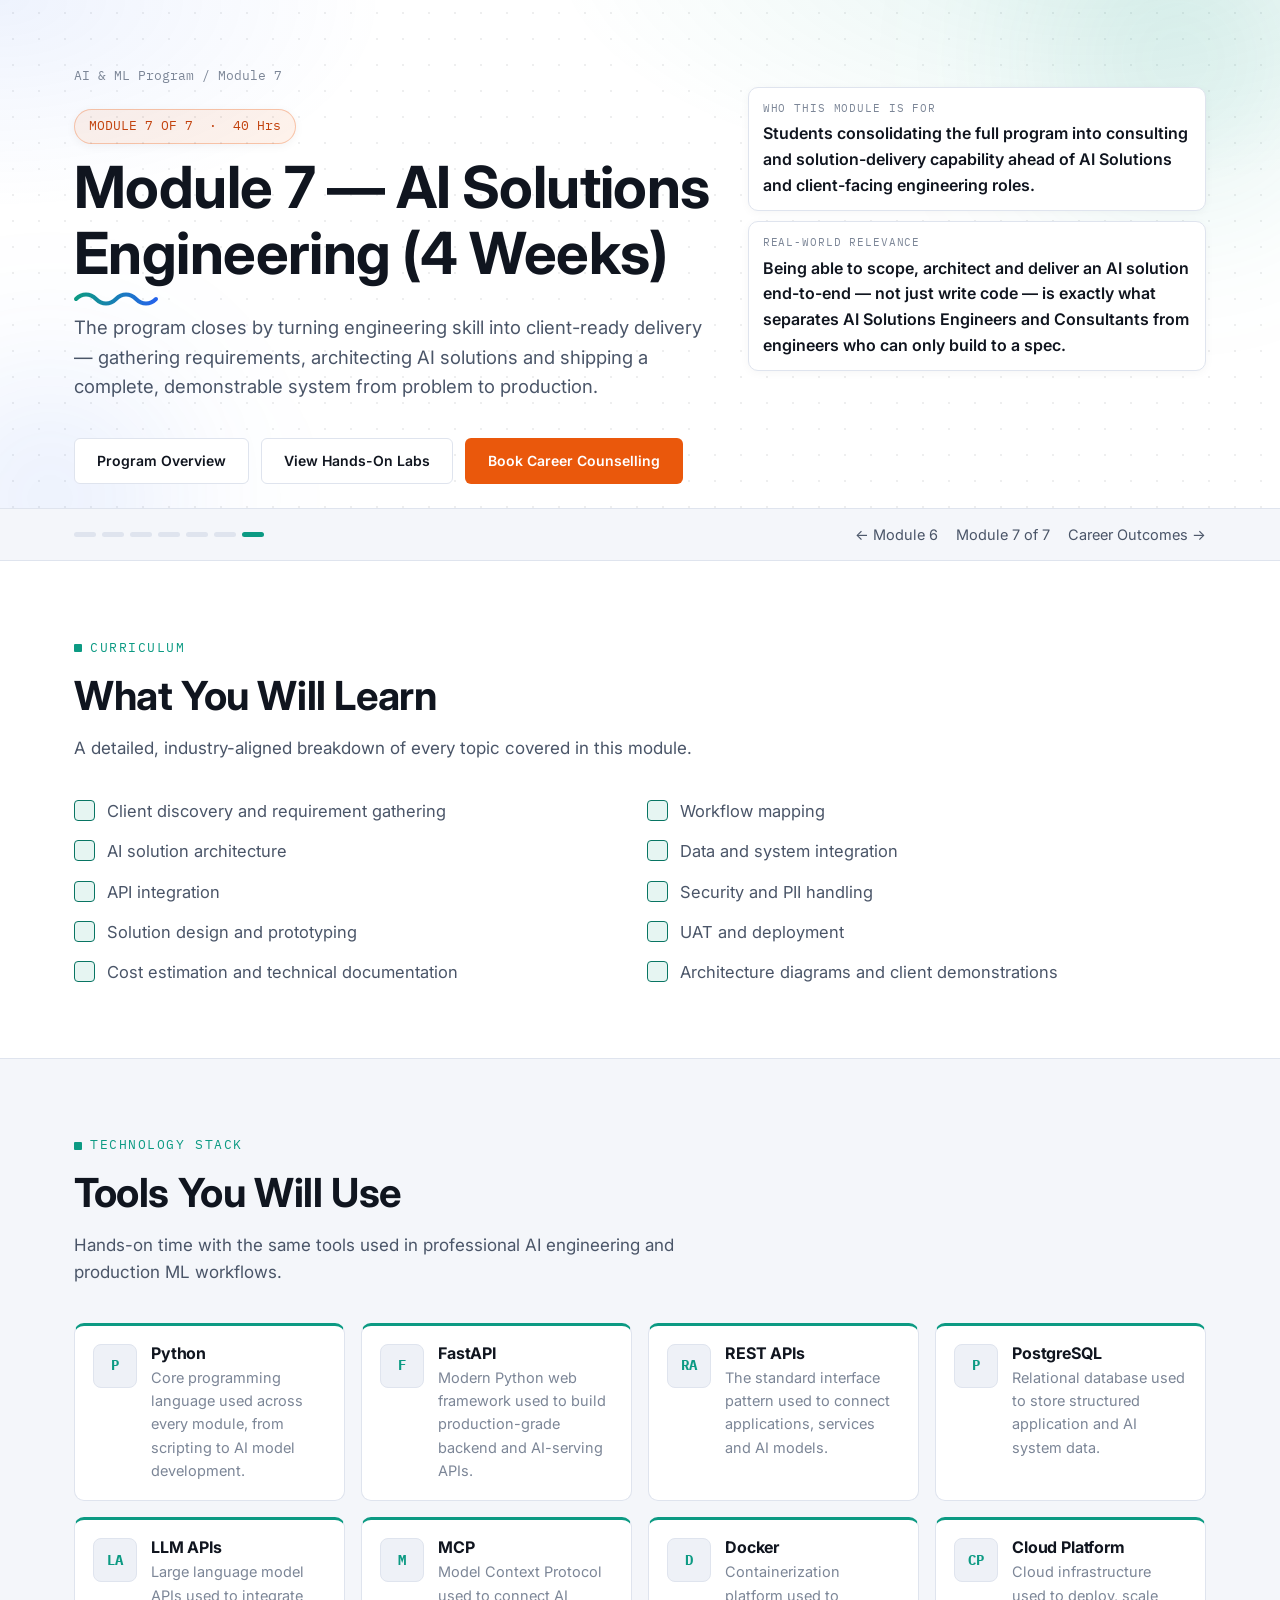
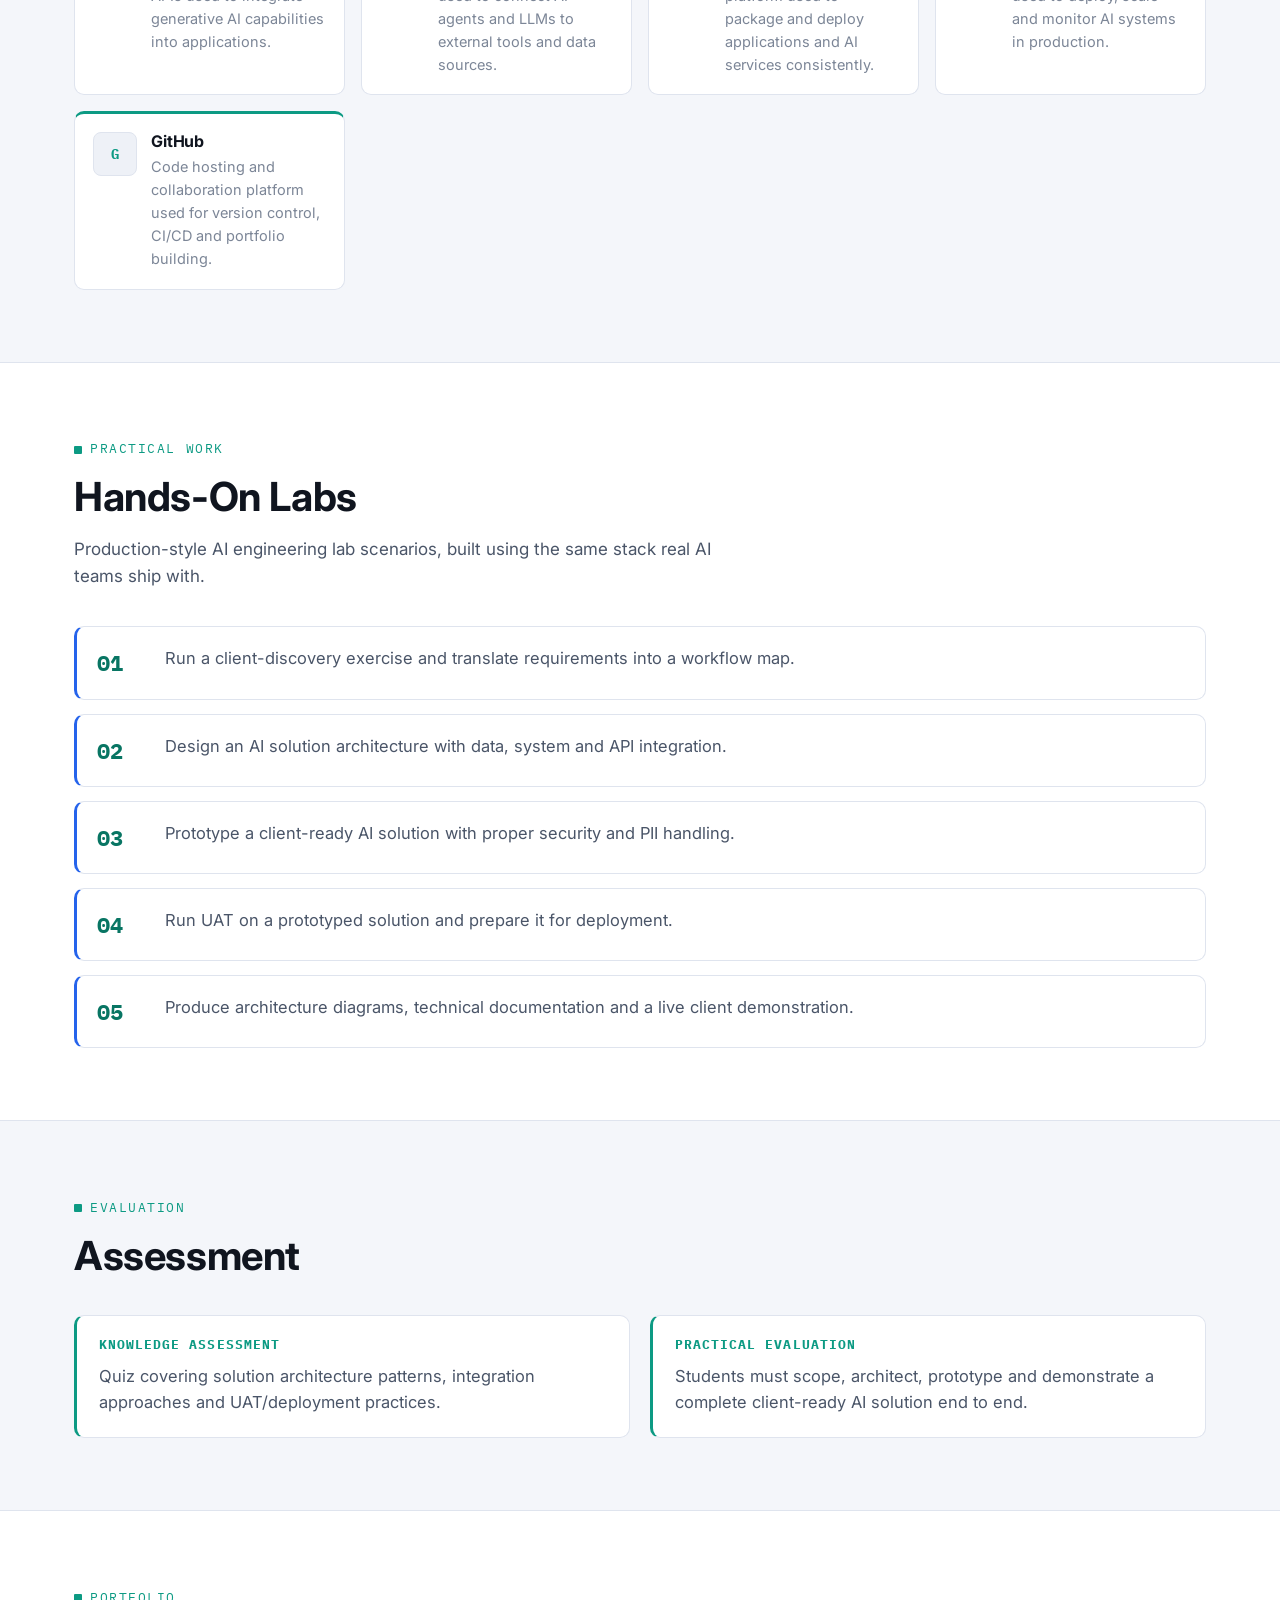
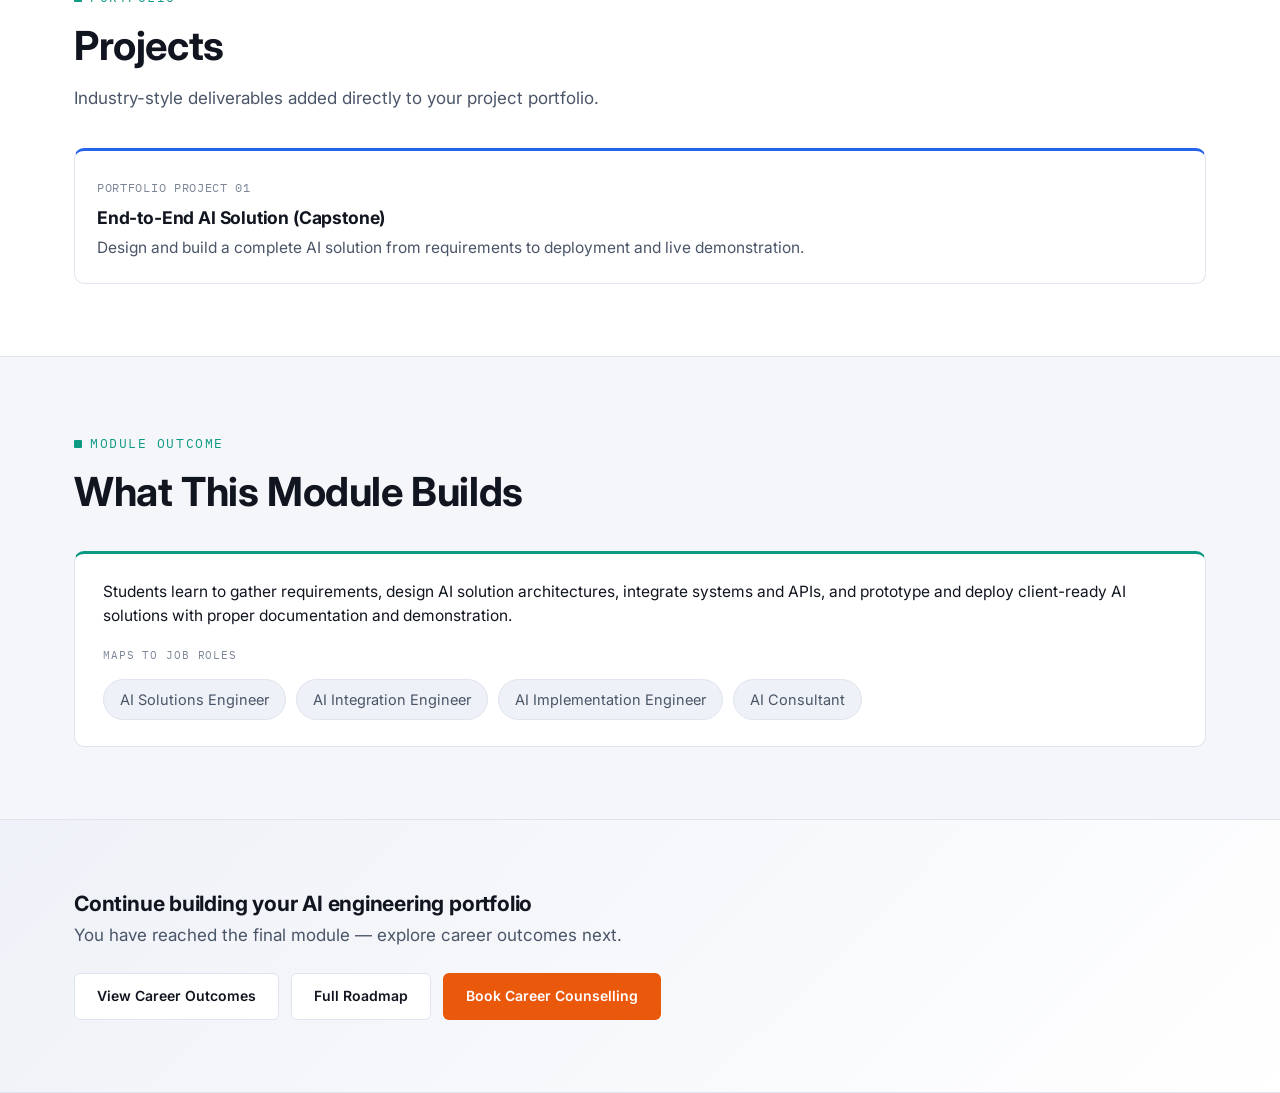
<file: module-7-ai-solutions-engineering/index.html>
<!doctype html>
<html lang="en">
<head>
<meta charset="utf-8">
<meta name="viewport" content="width=device-width, initial-scale=1">
<title>AI Solutions Engineering | Skill IT Education</title>
<meta name="description" content="Module 7 (4 Weeks): The program closes by turning engineering skill into client-ready delivery — gathering requirements, architecting AI solutions and…">
<link rel="canonical" href="https://skilliteducation.com/courses/AI-ML/module-7-ai-solutions-engineering/">
<link rel="icon" type="image/png" sizes="32x32" href="../assets/img/favicon-32.png">
<link rel="icon" type="image/png" sizes="512x512" href="../assets/img/favicon-512.png">
<link rel="apple-touch-icon" sizes="180x180" href="../assets/img/apple-touch-icon.png">
<link rel="preconnect" href="https://fonts.googleapis.com"><link rel="preconnect" href="https://fonts.gstatic.com" crossorigin><link href="https://fonts.googleapis.com/css2?family=Inter:wght@400;500;600;700;800&family=IBM+Plex+Mono:wght@500;700&display=swap" rel="stylesheet">
<link rel="stylesheet" href="../assets/css/style.css">

<meta property="og:type" content="website">
<meta property="og:site_name" content="Skill It Education">
<meta property="og:title" content="AI Solutions Engineering | Skill IT Education">
<meta property="og:description" content="Module 7 (4 Weeks): The program closes by turning engineering skill into client-ready delivery — gathering requirements, architecting AI solutions and…">
<meta property="og:url" content="https://skilliteducation.com/courses/AI-ML/module-7-ai-solutions-engineering/">
<meta property="og:image" content="https://skilliteducation.com/courses/AI-ML/assets/img/ai-ml-program-diagram.png">
<meta name="twitter:card" content="summary_large_image">
<meta name="twitter:title" content="AI Solutions Engineering | Skill IT Education">
<meta name="twitter:description" content="Module 7 (4 Weeks): The program closes by turning engineering skill into client-ready delivery — gathering requirements, architecting AI solutions and…">
<meta name="twitter:image" content="https://skilliteducation.com/courses/AI-ML/assets/img/ai-ml-program-diagram.png">
<script type="application/ld+json">{"@context": "https://schema.org", "@graph": [{"@type": "BreadcrumbList", "itemListElement": [{"@type": "ListItem", "position": 1, "name": "AI & ML Program", "item": "https://skilliteducation.com/courses/AI-ML/"}, {"@type": "ListItem", "position": 2, "name": "Module 7 \u2014 AI Solutions Engineering", "item": "https://skilliteducation.com/courses/AI-ML/module-7-ai-solutions-engineering/"}]}, {"@type": "Course", "name": "Module 7 \u2014 AI Solutions Engineering", "description": "The program closes by turning engineering skill into client-ready delivery \u2014 gathering requirements, architecting AI solutions and shipping a complete, demonstrable system from problem to production.", "url": "https://skilliteducation.com/courses/AI-ML/module-7-ai-solutions-engineering/", "provider": {"@type": "Organization", "name": "Skill IT Education", "sameAs": "https://skilliteducation.com"}, "isPartOf": {"@type": "Course", "name": "Advanced AI & ML Certification Program", "url": "https://skilliteducation.com/courses/AI-ML/"}}]}</script>
</head>
<body>

<main>
  <section class="hero">
    <div class="wrap">
      <div class="breadcrumb">
        <a href="../index.html">AI & ML Program</a><span class="sep">/</span><span>Module 7</span>
      </div>
      <div class="hero-grid">
        <div>
          <div class="duration-chip" style="margin-top:22px;">MODULE 7 OF 7 &nbsp;·&nbsp; 40 Hrs</div>
          <h1>Module 7 — AI Solutions Engineering (4 Weeks)</h1>
          <svg class="h1-wave" viewBox="0 0 92 16" xmlns="http://www.w3.org/2000/svg" aria-hidden="true">
        <defs>
          <linearGradient id="waveGradient" x1="0" y1="0" x2="1" y2="0">
            <stop offset="0"/>
            <stop offset="1"/>
          </linearGradient>
        </defs>
        <path d="M2 8 C 8 2, 16 2, 22 8 C 28 14, 36 14, 42 8 C 48 2, 56 2, 62 8 C 68 14, 76 14, 82 8"/>
      </svg>
          <p class="hero-lede">The program closes by turning engineering skill into client-ready delivery — gathering requirements, architecting AI solutions and shipping a complete, demonstrable system from problem to production.</p>
        </div>
        <div class="hero-meta">
          <div class="meta-card"><div class="label">Who This Module Is For</div><div class="value">Students consolidating the full program into consulting and solution-delivery capability ahead of AI Solutions and client-facing engineering roles.</div></div>
          <div class="meta-card"><div class="label">Real-World Relevance</div><div class="value">Being able to scope, architect and deliver an AI solution end-to-end — not just write code — is exactly what separates AI Solutions Engineers and Consultants from engineers who can only build to a spec.</div></div>
        </div>
      </div>
      <div class="hero-ctas">
        <a class="btn btn-outline" href="../index.html">Program Overview</a>
        <a class="btn btn-outline" href="#labs">View Hands-On Labs</a>
        <a class="btn btn-primary" href="tel:+919177715978">Book Career Counselling</a>
      </div>
    </div>
  </section>

  <div class="progress-strip">
    <div class="wrap">
      <div class="progress-dots"><span class=""></span><span class=""></span><span class=""></span><span class=""></span><span class=""></span><span class=""></span><span class="active"></span></div>
      <div class="progress-nav"><a href="../module-6-mlops-llmops-ai-platform-engineering/">&larr; Module 6</a><span>Module 7 of 7</span><a href="../index.html#careers">Career Outcomes &rarr;</a></div>
    </div>
  </div>

  <section id="learn">
    <div class="wrap">
      <div class="section-head">
        <span class="eyebrow">Curriculum</span>
        <h2>What You Will Learn</h2>
        <p>A detailed, industry-aligned breakdown of every topic covered in this module.</p>
      </div>
      <ul class="check-list grid-2"><li>Client discovery and requirement gathering</li><li>Workflow mapping</li><li>AI solution architecture</li><li>Data and system integration</li><li>API integration</li><li>Security and PII handling</li><li>Solution design and prototyping</li><li>UAT and deployment</li><li>Cost estimation and technical documentation</li><li>Architecture diagrams and client demonstrations</li></ul>
    </div>
  </section>

  <section id="tools" style="background:var(--bg-alt);border-top:1px solid var(--border);border-bottom:1px solid var(--border);">
    <div class="wrap">
      <div class="section-head">
        <span class="eyebrow">Technology Stack</span>
        <h2>Tools You Will Use</h2>
        <p>Hands-on time with the same tools used in professional AI engineering and production ML workflows.</p>
      </div>
      <div class="tool-grid">
      <div class="tool-card">
        <div class="tool-logo" role="img" aria-label="LOGO: Python" title="[LOGO: Python]">P</div>
        <div><h4>Python</h4><p>Core programming language used across every module, from scripting to AI model development.</p></div>
      </div>
      <div class="tool-card">
        <div class="tool-logo" role="img" aria-label="LOGO: FastAPI" title="[LOGO: FastAPI]">F</div>
        <div><h4>FastAPI</h4><p>Modern Python web framework used to build production-grade backend and AI-serving APIs.</p></div>
      </div>
      <div class="tool-card">
        <div class="tool-logo" role="img" aria-label="LOGO: REST APIs" title="[LOGO: REST APIs]">RA</div>
        <div><h4>REST APIs</h4><p>The standard interface pattern used to connect applications, services and AI models.</p></div>
      </div>
      <div class="tool-card">
        <div class="tool-logo" role="img" aria-label="LOGO: PostgreSQL" title="[LOGO: PostgreSQL]">P</div>
        <div><h4>PostgreSQL</h4><p>Relational database used to store structured application and AI system data.</p></div>
      </div>
      <div class="tool-card">
        <div class="tool-logo" role="img" aria-label="LOGO: LLM APIs" title="[LOGO: LLM APIs]">LA</div>
        <div><h4>LLM APIs</h4><p>Large language model APIs used to integrate generative AI capabilities into applications.</p></div>
      </div>
      <div class="tool-card">
        <div class="tool-logo" role="img" aria-label="LOGO: MCP" title="[LOGO: MCP]">M</div>
        <div><h4>MCP</h4><p>Model Context Protocol used to connect AI agents and LLMs to external tools and data sources.</p></div>
      </div>
      <div class="tool-card">
        <div class="tool-logo" role="img" aria-label="LOGO: Docker" title="[LOGO: Docker]">D</div>
        <div><h4>Docker</h4><p>Containerization platform used to package and deploy applications and AI services consistently.</p></div>
      </div>
      <div class="tool-card">
        <div class="tool-logo" role="img" aria-label="LOGO: Cloud Platform" title="[LOGO: Cloud Platform]">CP</div>
        <div><h4>Cloud Platform</h4><p>Cloud infrastructure used to deploy, scale and monitor AI systems in production.</p></div>
      </div>
      <div class="tool-card">
        <div class="tool-logo" role="img" aria-label="LOGO: GitHub" title="[LOGO: GitHub]">G</div>
        <div><h4>GitHub</h4><p>Code hosting and collaboration platform used for version control, CI/CD and portfolio building.</p></div>
      </div>
      </div>
    </div>
  </section>

  <section id="labs">
    <div class="wrap">
      <div class="section-head">
        <span class="eyebrow">Practical Work</span>
        <h2>Hands-On Labs</h2>
        <p>Production-style AI engineering lab scenarios, built using the same stack real AI teams ship with.</p>
      </div>
      <div class="lab-list"><div class="lab-item"><div class="lab-num">01</div><p>Run a client-discovery exercise and translate requirements into a workflow map.</p></div><div class="lab-item"><div class="lab-num">02</div><p>Design an AI solution architecture with data, system and API integration.</p></div><div class="lab-item"><div class="lab-num">03</div><p>Prototype a client-ready AI solution with proper security and PII handling.</p></div><div class="lab-item"><div class="lab-num">04</div><p>Run UAT on a prototyped solution and prepare it for deployment.</p></div><div class="lab-item"><div class="lab-num">05</div><p>Produce architecture diagrams, technical documentation and a live client demonstration.</p></div></div>
    </div>
  </section>

  <section id="assessment" style="background:var(--bg-alt);border-top:1px solid var(--border);border-bottom:1px solid var(--border);">
    <div class="wrap">
      <div class="section-head">
        <span class="eyebrow">Evaluation</span>
        <h2>Assessment</h2>
      </div>
      <div class="assessment-grid">
        <div class="assessment-card"><h4>Knowledge Assessment</h4><p>Quiz covering solution architecture patterns, integration approaches and UAT/deployment practices.</p></div>
        <div class="assessment-card"><h4>Practical Evaluation</h4><p>Students must scope, architect, prototype and demonstrate a complete client-ready AI solution end to end.</p></div>
      </div>
    </div>
  </section>

  <section id="projects">
    <div class="wrap">
      <div class="section-head">
        <span class="eyebrow">Portfolio</span>
        <h2>Projects</h2>
        <p>Industry-style deliverables added directly to your project portfolio.</p>
      </div>
      <div class="project-grid"><div class="project-card"><span class="tag">Portfolio Project 01</span><h4>End-to-End AI Solution (Capstone)</h4><p>Design and build a complete AI solution from requirements to deployment and live demonstration.</p></div></div>
    </div>
  </section>

  <section id="outcome" style="background:var(--bg-alt);border-top:1px solid var(--border);">
    <div class="wrap">
      <div class="section-head">
        <span class="eyebrow">Module Outcome</span>
        <h2>What This Module Builds</h2>
      </div>
      <div class="outcome-block">
        <p style="color:var(--text);font-size:15.5px;">Students learn to gather requirements, design AI solution architectures, integrate systems and APIs, and prototype and deploy client-ready AI solutions with proper documentation and demonstration.</p>
        <div class="label" style="font-family:var(--mono);font-size:11px;text-transform:uppercase;letter-spacing:.08em;color:var(--text-faint);margin-top:18px;">Maps to job roles</div>
        <div class="role-chips"><span class="chip">AI Solutions Engineer</span><span class="chip">AI Integration Engineer</span><span class="chip">AI Implementation Engineer</span><span class="chip">AI Consultant</span></div>
      </div>
    </div>
  </section>

  <section class="cta-banner">
    <div class="wrap">
      <div>
        <h3>Continue building your AI engineering portfolio</h3>
        <p>You have reached the final module — explore career outcomes next.</p>
      </div>
      <div class="hero-ctas" style="margin:0;">
        <a class="btn btn-outline" href="../index.html#careers">View Career Outcomes</a>
        <a class="btn btn-outline" href="../index.html#roadmap">Full Roadmap</a>
        <a class="btn btn-primary" href="tel:+919177715978">Book Career Counselling</a>
      </div>
    </div>
  </section>
</main>
</body>
</html>
</file>
<file: assets/css/style.css>
/* Skill IT Education — Cybersecurity Program — site stylesheet */

:root{
  --bg: #ffffff;
  --bg-alt: #f4f6fa;
  --surface: #ffffff;
  --surface-2: #eef1f7;
  --border: #dfe4ee;
  --text: #10151f;
  --text-dim: #4a5568;
  --text-faint: #7c8697;
  --accent: #0c9a83;
  --accent-dim: #087563;
  --accent-2: #2563eb;
  --warn: #b06a08;
  --danger: #c0392b;
  --cta: #ea580c;
  --cta-dark: #c2410c;
  --dot: rgba(16,21,31,.07);
  --radius: 10px;
  --maxw: 1180px;
  --font: 'Inter', -apple-system, BlinkMacSystemFont, 'Segoe UI', Roboto, Helvetica, Arial, sans-serif;
  --mono: 'IBM Plex Mono', 'SFMono-Regular', Consolas, monospace;
}

*{box-sizing:border-box;}
html{scroll-behavior:smooth;}
body{
  margin:0;
  background:var(--bg);
  color:var(--text);
  font-family:var(--font);
  font-size:17px;
  line-height:1.6;
  -webkit-font-smoothing:antialiased;
}
img{max-width:100%;display:block;}
[hidden]{display:none!important;}
a{color:inherit;text-decoration:none;}
.wrap{max-width:var(--maxw);margin:0 auto;padding:0 24px;}
section{padding:72px 0;}
h1,h2,h3,h4{line-height:1.15;margin:0 0 16px;font-weight:700;letter-spacing:-0.01em;}
h1{font-size:clamp(36px,5.2vw,58px);margin-bottom:4px;}
h2{font-size:clamp(28px,3.6vw,40px);}
h3{font-size:21px;}
p{margin:0 0 14px;color:var(--text-dim);font-size:17px;}
.eyebrow{
  display:inline-flex;align-items:center;gap:8px;
  font-family:var(--mono);font-size:13px;letter-spacing:.12em;text-transform:uppercase;
  color:var(--accent);margin-bottom:14px;
}
.eyebrow::before{content:"";width:8px;height:8px;background:var(--accent);border-radius:1px;}

/* header */
header.site{
  position:sticky;top:0;z-index:50;
  background:rgba(255,255,255,.90);backdrop-filter:blur(8px);
  border-bottom:1px solid var(--border);
}
.nav{display:flex;align-items:center;justify-content:space-between;padding:16px 24px;max-width:var(--maxw);margin:0 auto;}
.logo{display:flex;align-items:center;gap:10px;font-weight:800;font-size:15px;letter-spacing:.02em;}
.logo .mark{width:28px;height:28px;border-radius:6px;background:linear-gradient(135deg,var(--accent),var(--accent-2));display:flex;align-items:center;justify-content:center;font-family:var(--mono);font-size:13px;color:#04120e;font-weight:800;}
.logo .sub{display:block;font-size:10px;font-weight:600;letter-spacing:.1em;color:var(--text-faint);text-transform:uppercase;}
.navlinks{display:flex;gap:28px;align-items:center;}
.navlinks a{font-size:14px;color:var(--text-dim);font-weight:500;}
.navlinks a:hover{color:var(--text);}
.btn{
  display:inline-flex;align-items:center;justify-content:center;gap:8px;
  padding:11px 22px;border-radius:6px;font-weight:600;font-size:14px;
  cursor:pointer;border:1px solid transparent;white-space:nowrap;
}
.btn-primary{background:var(--cta);color:#fff;}
.btn-primary:hover{background:var(--cta-dark);}
.btn-outline{background:#ffffff;border-color:var(--border);color:var(--text);}
.btn-outline:hover{border-color:var(--accent);box-shadow:0 4px 14px rgba(16,21,31,.08);}
.btn-ghost{color:var(--text-dim);}
.btn-sm{padding:8px 14px;font-size:13px;}

/* breadcrumb */
.breadcrumb{font-family:var(--mono);font-size:13px;color:var(--text-faint);padding:18px 0 0;}
.breadcrumb a{color:var(--text-faint);}
.breadcrumb a:hover{color:var(--accent);}
.breadcrumb .sep{margin:0 8px;}

/* hero */
.hero{
  position:relative;overflow:hidden;
  padding-top:48px;padding-bottom:24px;border-bottom:1px solid var(--border);
  background:
    radial-gradient(900px 400px at 85% -10%, rgba(12,154,131,.10), transparent 60%),
    radial-gradient(700px 380px at 0% 0%, rgba(37,99,235,.08), transparent 55%),
    radial-gradient(var(--dot) 1.2px, transparent 1.2px) 0 0/26px 26px,
    var(--bg);
}
.hero::before,.hero::after{content:"";position:absolute;border-radius:50%;filter:blur(70px);z-index:0;pointer-events:none;}
.hero::before{width:440px;height:440px;background:radial-gradient(circle,rgba(12,154,131,.16),transparent 70%);top:-160px;right:-120px;}
.hero::after{width:380px;height:380px;background:radial-gradient(circle,rgba(37,99,235,.14),transparent 70%);bottom:-180px;left:-140px;}
.hero>.wrap{position:relative;z-index:1;}
.hero .duration-chip{
  display:inline-flex;align-items:center;gap:8px;margin-bottom:10px;
  background:rgba(234,88,12,.08);border:1px solid rgba(234,88,12,.30);border-radius:100px;
  padding:6px 14px;font-family:var(--mono);font-size:13px;color:var(--cta-dark);
  box-shadow:0 2px 10px rgba(16,21,31,.05);
}
.h1-wave{display:block;width:92px;height:16px;margin:0 0 6px;overflow:visible;}
.hero-kicker{font-size:16px;font-weight:600;color:var(--text-dim);margin:0 0 10px;letter-spacing:.01em;}
.h1-wave path{
  fill:none;stroke:url(#waveGradient);stroke-width:4;stroke-linecap:round;
  stroke-dasharray:140;stroke-dashoffset:140;animation:waveDraw 1s ease-out .15s forwards;
}
.h1-wave stop:first-child{stop-color:var(--accent);}
.h1-wave stop:last-child{stop-color:var(--accent-2);}
@keyframes waveDraw{to{stroke-dashoffset:0;}}
.hero-grid{display:grid;grid-template-columns:1.4fr 1fr;gap:32px;align-items:start;margin-top:0;}
.hero-lede{font-size:18.5px;color:var(--text-dim);max-width:60ch;}
.hero-meta{display:grid;gap:10px;}

.hero-visual{position:relative;margin:0 auto 16px;max-width:360px;}
.hero-visual-glow{position:absolute;inset:8%;background:radial-gradient(circle,rgba(12,154,131,.22),transparent 70%);filter:blur(36px);z-index:0;}
.hero-mockup-card{
  position:relative;z-index:1;background:var(--surface);border:1px solid var(--border);
  border-radius:20px;padding:16px;
  box-shadow:0 24px 50px -18px rgba(16,21,31,.20), 0 6px 16px rgba(16,21,31,.06);
}
.hero-diagram{width:100%;height:auto;display:block;}
.floating-badge{
  position:absolute;z-index:2;display:flex;align-items:center;gap:6px;
  background:var(--surface);border:1px solid var(--border);border-radius:100px;
  padding:8px 14px;font-size:13px;font-weight:700;white-space:nowrap;
  box-shadow:0 14px 28px -10px rgba(16,21,31,.18);
}
.floating-badge .dot{width:7px;height:7px;border-radius:50%;flex:none;}
.floating-badge-1{top:-14px;left:-18px;color:var(--accent-dim);}
.floating-badge-1 .dot{background:var(--accent);}
.floating-badge-2{bottom:-14px;right:-18px;color:var(--accent-2);}
.floating-badge-2 .dot{background:var(--accent-2);}

.hero-quote{
  position:relative;margin-top:28px;padding:20px 22px 18px;
  background:linear-gradient(135deg, rgba(12,154,131,.06), rgba(37,99,235,.06));
  border:1px solid var(--border);border-left:3px solid var(--accent);border-radius:var(--radius);
}
.hero-quote-mark{
  position:absolute;top:-6px;left:16px;font-family:Georgia,serif;font-size:52px;line-height:1;
  color:var(--accent);opacity:.35;
}
.hero-quote blockquote{margin:0 0 8px;font-size:16px;font-style:italic;font-weight:600;color:var(--text);line-height:1.4;}
.hero-quote cite{font-size:12.5px;font-style:normal;font-weight:600;color:var(--text-faint);}

.hero-stats-row{display:grid;grid-template-columns:repeat(4,1fr);gap:10px;margin-top:22px;}
.meta-card{
  background:var(--surface);border:1px solid var(--border);border-radius:var(--radius);
  padding:12px 14px;box-shadow:0 2px 10px rgba(16,21,31,.04);
  min-width:0;overflow-wrap:break-word;
}
.meta-card .label{font-family:var(--mono);font-size:11px;text-transform:uppercase;letter-spacing:.08em;color:var(--text-faint);margin-bottom:4px;}
.meta-card .value{font-size:16px;color:var(--text);font-weight:600;}
.meta-card .meta-note{font-size:11.5px;color:var(--text-faint);margin-top:2px;}
.hero-stats-row .meta-card{
  border-top:3px solid var(--accent);
  background:linear-gradient(180deg, rgba(12,154,131,.07), var(--surface) 60%);
  transition:transform .15s,box-shadow .15s,border-color .15s;
}
.hero-stats-row .meta-card:hover{transform:translateY(-4px);box-shadow:0 14px 26px -12px rgba(12,154,131,.32);}
.hero-stats-row .meta-card-2{
  border-top-color:var(--accent-2);
  background:linear-gradient(180deg, rgba(37,99,235,.07), var(--surface) 60%);
}
.hero-stats-row .meta-card-2:hover{box-shadow:0 14px 26px -12px rgba(37,99,235,.32);}
.hero-stats-row .meta-card-4{
  border-top-color:var(--cta);
  background:linear-gradient(180deg, rgba(234,88,12,.08), var(--surface) 60%);
}
.hero-stats-row .meta-card-4 .value{color:var(--cta-dark);}
.hero-stats-row .meta-card-4:hover{box-shadow:0 14px 26px -12px rgba(234,88,12,.32);}
.hero-ctas{display:flex;gap:12px;margin-top:22px;flex-wrap:wrap;}

.stat-section{padding:0 0 56px;}

.lead-form-section{padding:24px 0;}
.lead-form-card{
  max-width:1080px;margin:0 auto;background:var(--surface-2);border:1px solid var(--border);
  border-top:3px solid var(--cta);border-radius:14px;padding:18px 22px;
  box-shadow:0 16px 34px -22px rgba(16,21,31,.16);
}
.lead-form-head{margin-bottom:12px;}
.lead-form-head h3{margin:0 0 3px;font-size:17px;}
.lead-form-head p{margin:0;font-size:13.5px;}
.form-row{display:flex;align-items:flex-end;gap:10px;flex-wrap:wrap;}
.form-field{display:flex;flex-direction:column;gap:4px;flex:1 1 150px;min-width:130px;}
.form-field label{font-size:11.5px;font-weight:600;color:var(--text-dim);}
.form-field input,.form-field select{
  padding:9px 11px;border:1px solid var(--border);border-radius:7px;
  font-size:13.5px;font-family:var(--font);color:var(--text);background:#fff;
  width:100%;height:38px;
}
.form-field input:focus,.form-field select:focus{outline:none;border-color:var(--cta);box-shadow:0 0 0 3px rgba(234,88,12,.12);}
.form-submit{flex:0 0 auto;height:38px;padding:0 20px;white-space:nowrap;}
.form-note{font-size:12px;color:var(--text-faint);margin-top:8px;}
.form-success{padding:16px;text-align:center;font-size:14.5px;font-weight:600;color:var(--accent-dim);background:rgba(12,154,131,.08);border-radius:8px;}
.form-success a{color:var(--cta-dark);text-decoration:underline;white-space:nowrap;}

/* module progress strip */
.progress-strip{border-bottom:1px solid var(--border);background:var(--bg-alt);}
.progress-strip .wrap{display:flex;align-items:center;justify-content:space-between;padding:14px 24px;gap:16px;flex-wrap:wrap;}
.progress-dots{display:flex;gap:6px;}
.progress-dots span{width:22px;height:5px;border-radius:3px;background:var(--border);}
.progress-dots span.active{background:var(--accent);}
.progress-nav{display:flex;gap:18px;font-size:14.5px;color:var(--text-dim);}
.progress-nav a{color:var(--text-dim);}
.progress-nav a:hover{color:var(--accent);}

/* sections */
.section-head{max-width:680px;margin-bottom:36px;}
.section-head p{margin:0;}

.grid-2{display:grid;grid-template-columns:1fr 1fr;gap:16px 28px;}
.check-list{list-style:none;margin:0;padding:0;display:grid;gap:14px;}
.check-list li{display:flex;gap:12px;align-items:flex-start;font-size:16.5px;color:var(--text-dim);}
.check-list li::before{content:"";flex:none;width:19px;height:19px;margin-top:2px;border-radius:4px;background:rgba(12,154,131,.10);border:1px solid var(--accent-dim);position:relative;}
.check-list li::after{content:"";position:absolute;}

.tool-grid{display:grid;grid-template-columns:repeat(auto-fill,minmax(240px,1fr));gap:16px;}
.tool-card{
  background:var(--surface);border:1px solid var(--border);border-top:3px solid var(--accent);
  border-radius:var(--radius);padding:18px;display:flex;gap:14px;align-items:flex-start;
  transition:transform .15s,box-shadow .15s,border-color .15s;
}
.tool-card:hover{transform:translateY(-3px);box-shadow:0 14px 26px -14px rgba(12,154,131,.35);border-color:var(--accent-dim);}
.tool-logo{
  flex:none;width:44px;height:44px;border-radius:8px;
  background:var(--surface-2);border:1px solid var(--border);
  display:flex;align-items:center;justify-content:center;
  font-family:var(--mono);font-weight:700;font-size:14px;color:var(--accent);
}
.tool-card h4{margin:0 0 4px;font-size:16px;}
.tool-card p{margin:0;font-size:14.5px;color:var(--text-faint);}

.lab-list{display:grid;gap:14px;}
.lab-item{
  display:grid;grid-template-columns:52px 1fr;gap:16px;
  background:var(--surface);border:1px solid var(--border);border-left:3px solid var(--accent-2);
  border-radius:var(--radius);padding:18px 20px;
  transition:transform .15s,box-shadow .15s,border-color .15s;
}
.lab-item:hover{transform:translateX(4px);box-shadow:0 14px 26px -14px rgba(37,99,235,.3);border-color:var(--accent-2);}
.lab-num{font-family:var(--mono);font-size:22px;font-weight:700;color:var(--accent-dim);}
.lab-item p{margin:0;color:var(--text-dim);font-size:16.5px;}

.assessment-grid{display:grid;grid-template-columns:1fr 1fr;gap:20px;}
.assessment-card{background:var(--surface);border:1px solid var(--border);border-left:3px solid var(--accent);border-radius:var(--radius);padding:22px;}
.assessment-card h4{margin:0 0 10px;font-family:var(--mono);font-size:13px;text-transform:uppercase;letter-spacing:.08em;color:var(--accent);}
.assessment-card p{margin:0;font-size:16.5px;}

.project-grid{display:grid;grid-template-columns:repeat(auto-fit,minmax(280px,1fr));gap:18px;}
.project-card{
  background:var(--surface);border:1px solid var(--border);border-top:3px solid var(--accent-2);
  border-radius:var(--radius);padding:22px;transition:transform .15s,box-shadow .15s,border-color .15s;
}
.project-card:hover{transform:translateY(-3px);box-shadow:0 14px 26px -14px rgba(37,99,235,.3);border-color:var(--accent-2);}
.project-card .tag{font-family:var(--mono);font-size:11.5px;color:var(--text-faint);text-transform:uppercase;letter-spacing:.06em;}
.project-card h4{margin:8px 0 8px;font-size:17.5px;}
.project-card p{margin:0;font-size:15.5px;}

.role-chips{display:flex;flex-wrap:wrap;gap:10px;margin-top:14px;}
.chip{background:var(--surface-2);border:1px solid var(--border);border-radius:100px;padding:8px 16px;font-size:14.5px;color:var(--text-dim);}
.outcome-block{background:var(--surface);border:1px solid var(--border);border-top:3px solid var(--accent);border-radius:var(--radius);padding:26px 28px;}

.cta-banner{background:linear-gradient(135deg,var(--surface-2),var(--surface));border-top:1px solid var(--border);border-bottom:1px solid var(--border);}
.cta-banner .wrap{display:flex;align-items:center;justify-content:space-between;gap:24px;flex-wrap:wrap;}
.cta-banner h3{margin:0 0 6px;}
.cta-banner p{margin:0;}

footer.site{border-top:1px solid var(--border);background:var(--bg-alt);padding:56px 0 28px;}
.footer-grid{display:grid;grid-template-columns:2fr 1fr 1fr 1fr;gap:32px;margin-bottom:40px;}
.footer-grid h5{font-size:12px;text-transform:uppercase;letter-spacing:.08em;color:var(--text-faint);margin:0 0 14px;}
.footer-grid a, .footer-grid p{display:block;font-size:13.5px;color:var(--text-dim);margin:0 0 10px;}
.footer-grid a:hover{color:var(--accent);}
.footer-bottom{border-top:1px solid var(--border);padding-top:24px;font-size:12.5px;color:var(--text-faint);display:flex;justify-content:space-between;flex-wrap:wrap;gap:10px;}

/* index page specific */
.stat-bar{display:grid;grid-template-columns:repeat(4,1fr);gap:20px;}
.stat{background:var(--surface);border:1px solid var(--border);border-radius:var(--radius);padding:22px;text-align:left;box-shadow:0 2px 10px rgba(16,21,31,.04);transition:transform .15s,box-shadow .15s;}
.stat:hover{transform:translateY(-3px);box-shadow:0 12px 24px -10px rgba(16,21,31,.14);}
.stat .num{font-family:var(--mono);font-size:29px;font-weight:700;color:var(--accent);}
.stat .lbl{font-size:14px;color:var(--text-faint);margin-top:4px;}

.roadmap{display:grid;gap:0;position:relative;}
.roadmap::before{
  content:"";position:absolute;top:30px;bottom:30px;left:31px;width:3px;
  background:linear-gradient(180deg,var(--accent),var(--accent-2));border-radius:2px;z-index:0;
}
.roadmap-item{
  position:relative;z-index:1;
  display:grid;grid-template-columns:64px 1fr auto;gap:20px;align-items:center;
  background:var(--surface);border:1px solid var(--border);border-radius:var(--radius);
  padding:18px 22px;margin-bottom:14px;
  transition:border-color .15s,transform .15s,box-shadow .15s;
}
.roadmap-item:last-child{margin-bottom:0;}
.roadmap-item:hover{border-color:var(--accent-dim);transform:translateX(4px);box-shadow:0 10px 24px -12px rgba(16,21,31,.16);}
.roadmap-item .idx{
  width:56px;height:56px;border-radius:50%;justify-self:center;
  display:flex;align-items:center;justify-content:center;
  background:linear-gradient(135deg,var(--accent),var(--accent-2));
  color:#fff;font-family:var(--mono);font-size:19px;font-weight:700;
  box-shadow:0 6px 16px -4px rgba(12,154,131,.45);
}
.roadmap-item h4{margin:0 0 4px;font-size:18px;}
.roadmap-item .topics{font-size:15px;color:var(--text-faint);margin:6px 0 0;}
.roadmap-item .duration{font-family:var(--mono);font-size:13px;color:var(--text-faint);text-align:right;white-space:nowrap;}
.roadmap-item .duration .hrs{display:block;color:var(--accent);font-weight:700;font-size:14.5px;}

.journey{position:relative;max-width:760px;}
.journey::before{
  content:"";position:absolute;top:23px;bottom:23px;left:23px;width:3px;
  background:linear-gradient(180deg,var(--accent),var(--accent-2));border-radius:2px;z-index:0;
}
.journey-item{position:relative;z-index:1;display:flex;align-items:center;gap:18px;padding:12px 0;}
.journey-node{
  flex:none;width:46px;height:46px;border-radius:50%;
  display:flex;align-items:center;justify-content:center;
  background:var(--bg);border:3px solid var(--accent);
  color:var(--accent);font-family:var(--mono);font-weight:700;font-size:15px;
  transition:transform .15s;
}
.journey-item:hover .journey-node{transform:scale(1.08);}
.journey-body{display:flex;align-items:baseline;gap:12px;flex-wrap:wrap;row-gap:2px;}
.journey-body h5{margin:0;font-size:16.5px;color:var(--text);}
.journey-dur{font-family:var(--mono);font-size:13px;color:var(--text-faint);white-space:nowrap;}
.journey-tag{width:100%;font-family:var(--mono);font-size:11px;text-transform:uppercase;letter-spacing:.08em;color:var(--accent-2);}
.journey-item.phase{
  padding:16px 20px;margin:8px 0;background:var(--surface);border:1px solid var(--border);
  border-radius:var(--radius);box-shadow:0 4px 14px rgba(16,21,31,.05);
}
.journey-item.phase .journey-node{background:linear-gradient(135deg,var(--accent),var(--accent-2));border:none;color:#fff;font-size:17px;}

.track-grid{display:grid;grid-template-columns:repeat(auto-fit,minmax(250px,1fr));gap:18px;}
.track-card{background:var(--surface);border:1px solid var(--border);border-radius:var(--radius);padding:22px;}
.track-card h4{margin:0 0 12px;color:var(--accent);font-size:19px;}
.track-card ul{margin:0;padding-left:18px;color:var(--text-dim);font-size:15.5px;}
.track-card li{margin-bottom:7px;}

.cert-grid{display:grid;grid-template-columns:repeat(auto-fit,minmax(220px,1fr));gap:12px;}
.cert-item{background:var(--surface);border:1px solid var(--border);border-radius:8px;padding:16px 18px;font-size:15.5px;font-weight:600;display:flex;align-items:center;gap:10px;}
.cert-item::before{content:"";width:8px;height:8px;border-radius:50%;background:var(--warn);flex:none;}
.cert-note{margin-top:18px;padding:16px 18px;border:1px dashed var(--border);border-radius:8px;font-size:14.5px;color:var(--text-faint);}

.salary-grid{display:grid;grid-template-columns:1fr 1fr;gap:18px;}
.salary-card{background:var(--surface);border:1px solid var(--border);border-radius:var(--radius);padding:22px;}
.salary-card .region{font-family:var(--mono);font-size:13px;color:var(--accent);text-transform:uppercase;letter-spacing:.06em;}
.salary-card .range{font-size:25px;font-weight:700;margin:8px 0;}
.salary-card p{font-size:14.5px;margin:0;color:var(--text-faint);}

.why-grid{display:grid;grid-template-columns:1fr 1fr;gap:12px 24px;}
.why-item{display:flex;gap:12px;padding:4px 0;}
.why-item .dot{flex:none;width:6px;height:6px;border-radius:50%;background:var(--accent);margin-top:9px;}
.why-item p{margin:0;font-size:16px;color:var(--text-dim);}

@media (max-width: 880px){
  .hero-grid, .grid-2, .assessment-grid, .salary-grid, .why-grid{grid-template-columns:1fr;}
  .footer-grid{grid-template-columns:1fr 1fr;}
  .stat-bar{grid-template-columns:1fr 1fr;}
  .navlinks{display:none;}
  .roadmap::before{left:46px;}
  .roadmap-item{grid-template-columns:48px 1fr auto;gap:14px;padding:14px 16px;text-align:left;}
  .roadmap-item .idx{width:44px;height:44px;font-size:15px;}
  .roadmap-item .duration{text-align:right;font-size:11.5px;}
  .hero-visual{max-width:280px;margin-top:8px;}
  .floating-badge{font-size:11.5px;padding:6px 10px;}
  .floating-badge-1{top:-10px;left:-8px;}
  .floating-badge-2{bottom:-10px;right:-8px;}
  .hero-stats-row{gap:6px;}
  .hero-stats-row .meta-card{padding:10px 7px;}
  .hero-stats-row .meta-card .label{font-size:9px;letter-spacing:.01em;margin-bottom:3px;}
  .hero-stats-row .meta-card .value{font-size:13px;}
  .hero-stats-row .meta-card .meta-note{font-size:9.5px;}
  .lead-form-card{padding:18px 16px;}
  .form-row{flex-direction:column;align-items:stretch;gap:12px;}
  .form-field{flex:1 1 auto;min-width:0;}
  .form-submit{width:100%;}
}
</file>
